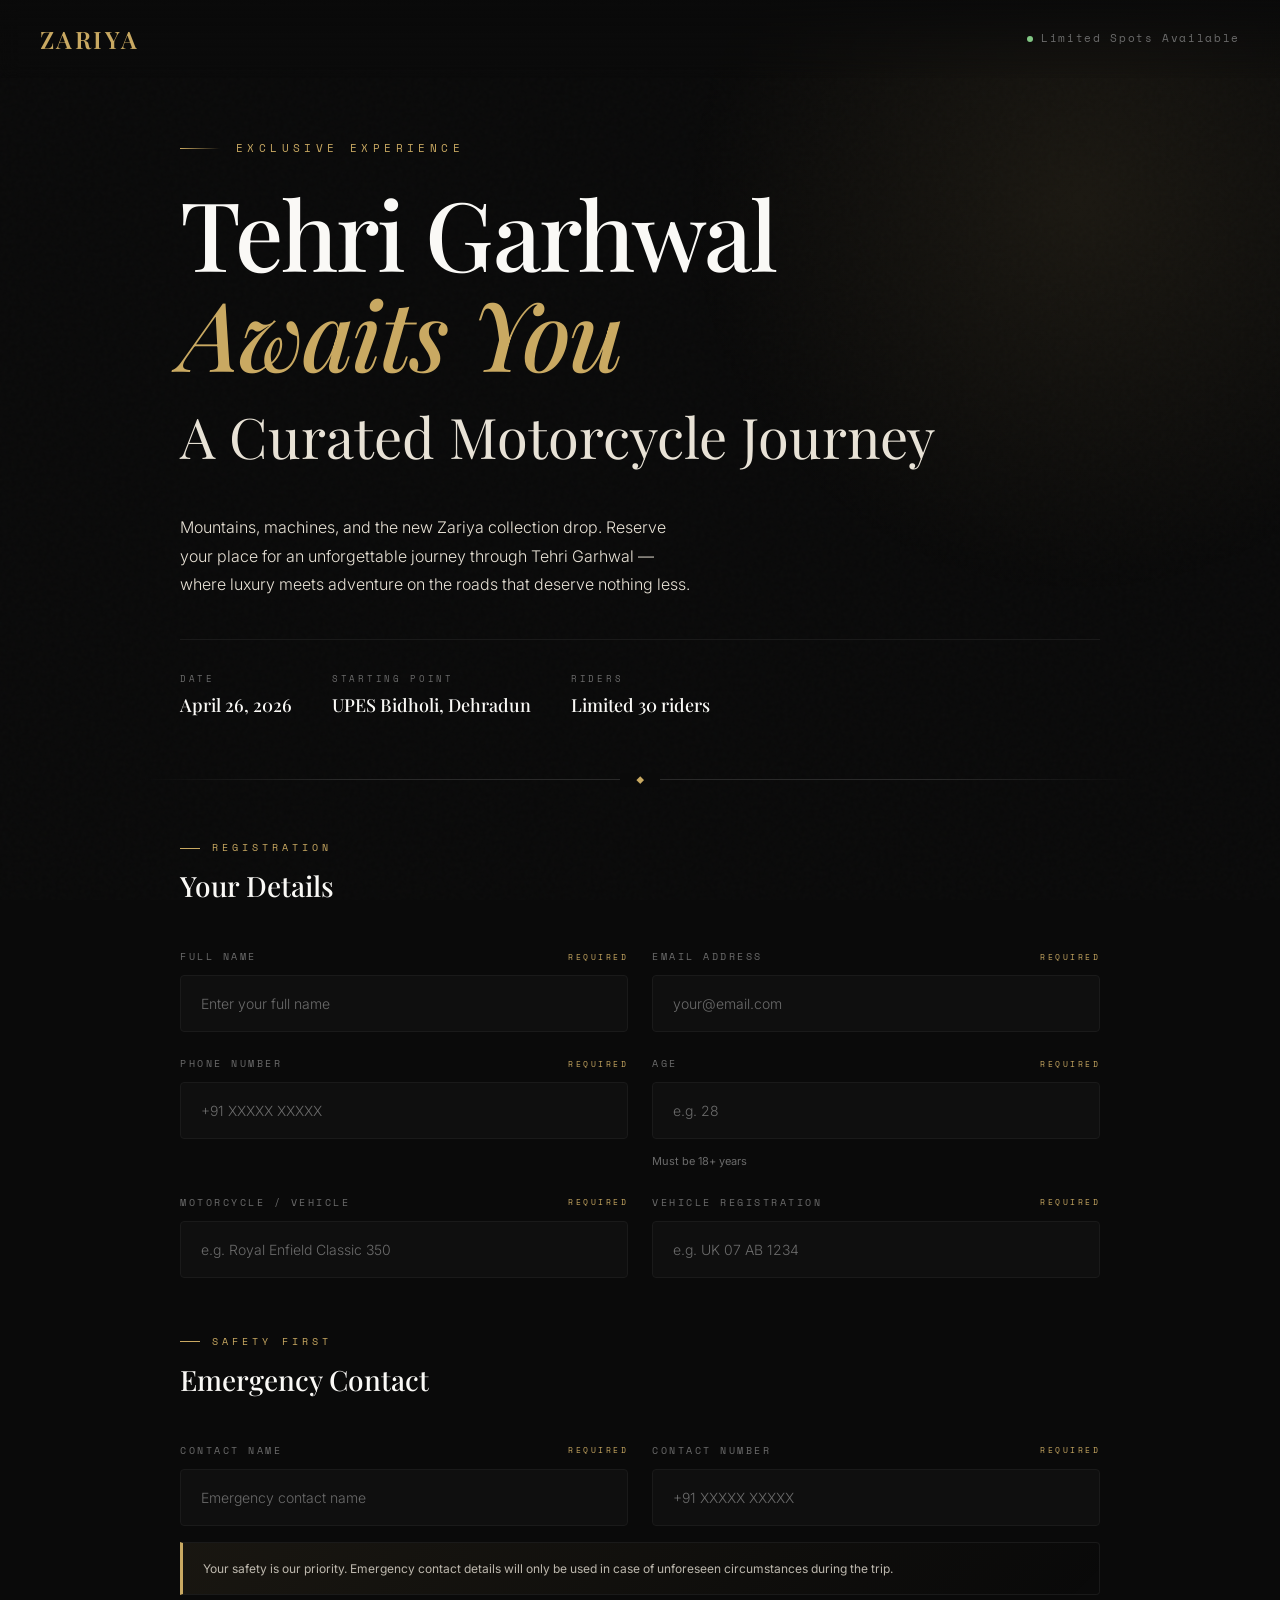
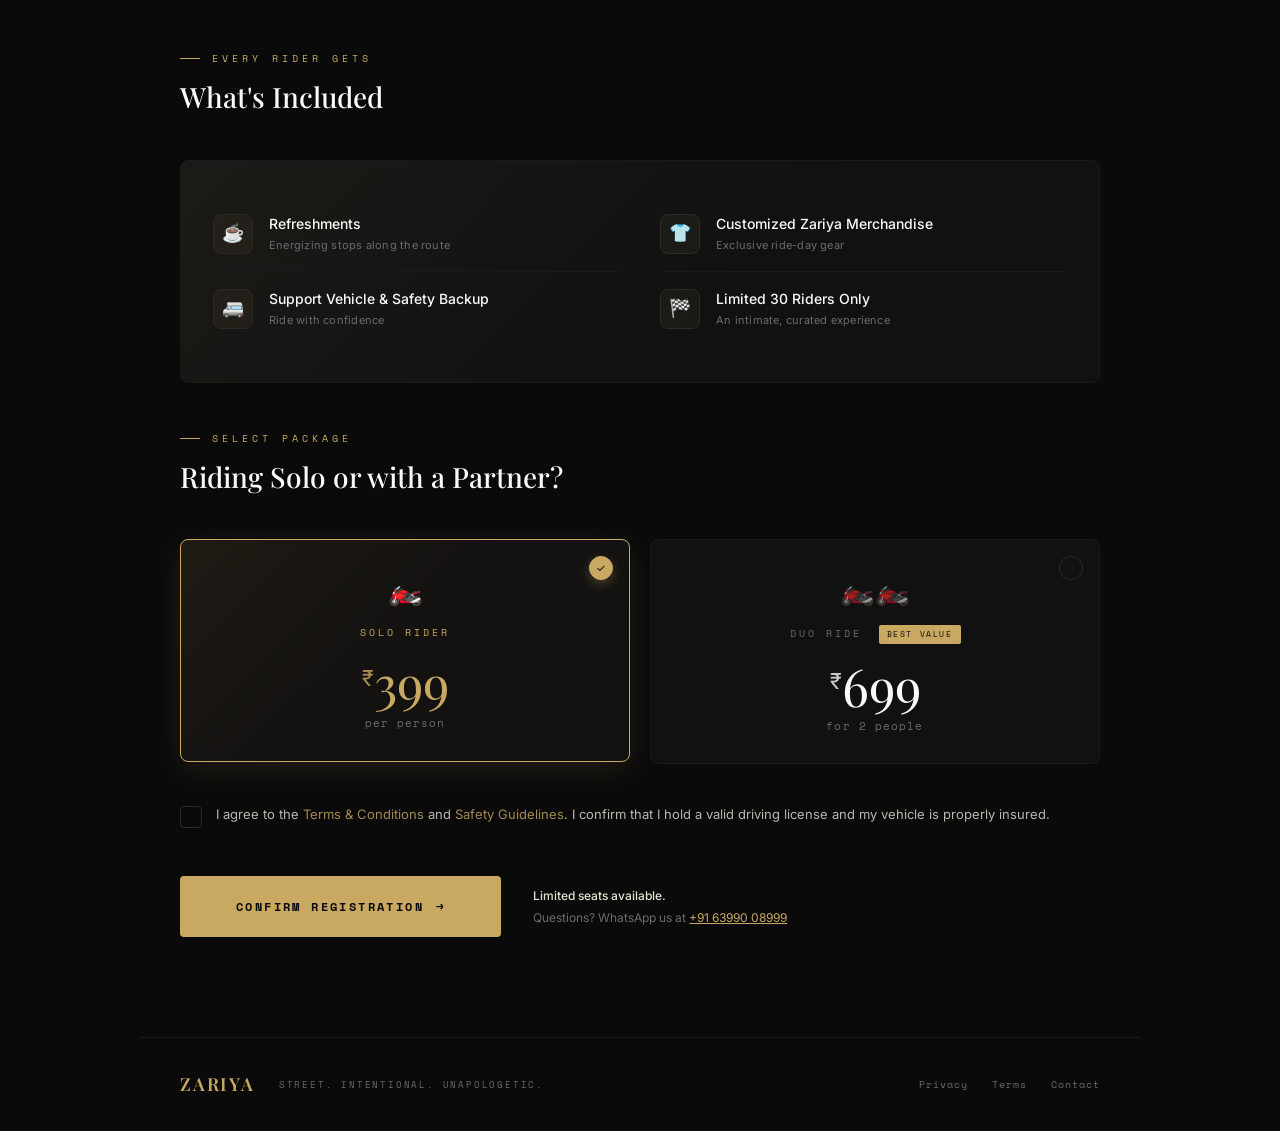
<file: index.html>
<!DOCTYPE html>
<html lang="en">
<head>
<meta charset="UTF-8"/>
<meta name="viewport" content="width=device-width, initial-scale=1.0"/>
<title>Zariya × Tehri Garhwal — Exclusive Trip Registration</title>
<meta name="description" content="Register for the exclusive Zariya Tehri Garhwal motorcycle trip. Limited seats available."/>
<link rel="preconnect" href="https://fonts.googleapis.com"/>
<link rel="preconnect" href="https://fonts.gstatic.com" crossorigin/>
<link href="https://fonts.googleapis.com/css2?family=Playfair+Display:wght@400;500;600;700&family=Inter:wght@300;400;500;600&family=Space+Mono:wght@400;700&display=swap" rel="stylesheet"/>
<style>
  *, *::before, *::after { box-sizing: border-box; margin: 0; padding: 0; }

  :root {
    --black: #0a0a0a;
    --deep-black: #050505;
    --card: #111111;
    --card-hover: #161616;
    --border: #1a1a1a;
    --border-light: #2a2a2a;
    --white: #faf9f6;
    --cream: #e8e2d6;
    --gold: #c9a962;
    --gold-light: #e4d4a0;
    --gold-dark: #8b7340;
    --rose-gold: #d4a574;
    --platinum: #a8a8a8;
    --error: #cf6679;
    --success: #81c784;
    --muted: #6b6b6b;
    --input-bg: #0f0f0f;
    --glow: rgba(201, 169, 98, 0.15);
  }

  html { 
    scroll-behavior: smooth;
    font-size: 16px;
  }

  body {
    background: var(--black);
    color: var(--white);
    font-family: 'Inter', -apple-system, BlinkMacSystemFont, sans-serif;
    min-height: 100vh;
    overflow-x: hidden;
    line-height: 1.6;
    -webkit-font-smoothing: antialiased;
    -moz-osx-font-smoothing: grayscale;
  }

  /* Subtle grain texture */
  body::before {
    content: '';
    position: fixed;
    inset: 0;
    z-index: 0;
    background-image: url("data:image/svg+xml,%3Csvg viewBox='0 0 256 256' xmlns='http://www.w3.org/2000/svg'%3E%3Cfilter id='noise'%3E%3CfeTurbulence type='fractalNoise' baseFrequency='0.8' numOctaves='4' stitchTiles='stitch'/%3E%3C/filter%3E%3Crect width='100%25' height='100%25' filter='url(%23noise)' opacity='1'/%3E%3C/svg%3E");
    opacity: 0.02;
    pointer-events: none;
  }

  /* Ambient glow effect */
  .ambient-glow {
    position: fixed;
    width: 800px;
    height: 800px;
    background: radial-gradient(circle, var(--glow) 0%, transparent 70%);
    border-radius: 50%;
    pointer-events: none;
    z-index: 0;
    opacity: 0.6;
    top: -200px;
    right: -200px;
    animation: ambient-pulse 8s ease-in-out infinite;
  }

  @keyframes ambient-pulse {
    0%, 100% { opacity: 0.4; transform: scale(1); }
    50% { opacity: 0.7; transform: scale(1.1); }
  }

  /* ── NAVIGATION ── */
  .nav {
    position: fixed;
    top: 0;
    left: 0;
    right: 0;
    z-index: 50;
    padding: 20px 40px;
    display: flex;
    justify-content: space-between;
    align-items: center;
    background: linear-gradient(to bottom, rgba(10,10,10,0.95) 0%, transparent 100%);
    backdrop-filter: blur(10px);
  }

  .nav-logo {
    font-family: 'Playfair Display', serif;
    font-size: 24px;
    font-weight: 600;
    color: var(--gold);
    letter-spacing: 0.1em;
    text-decoration: none;
  }

  .nav-contact {
    font-family: 'Space Mono', monospace;
    font-size: 11px;
    color: var(--muted);
    letter-spacing: 0.15em;
    display: flex;
    align-items: center;
    gap: 8px;
  }

  .nav-contact::before {
    content: '';
    width: 6px;
    height: 6px;
    background: var(--success);
    border-radius: 50%;
    animation: pulse-dot 2s infinite;
  }

  @keyframes pulse-dot {
    0%, 100% { opacity: 1; }
    50% { opacity: 0.4; }
  }

  /* ── HERO ── */
  .hero {
    position: relative;
    z-index: 1;
    padding: 140px 40px 60px;
    max-width: 1000px;
    margin: 0 auto;
  }

  .hero-eyebrow {
    font-family: 'Space Mono', monospace;
    font-size: 11px;
    letter-spacing: 0.4em;
    color: var(--gold);
    text-transform: uppercase;
    margin-bottom: 24px;
    display: flex;
    align-items: center;
    gap: 16px;
    opacity: 0;
    animation: fade-in-up 0.8s 0.2s forwards;
  }

  .hero-eyebrow::before {
    content: '';
    width: 40px;
    height: 1px;
    background: linear-gradient(90deg, var(--gold) 0%, transparent 100%);
  }

  .hero-title {
    font-family: 'Playfair Display', serif;
    font-size: clamp(48px, 8vw, 96px);
    font-weight: 500;
    line-height: 1.05;
    color: var(--white);
    margin-bottom: 8px;
    letter-spacing: -0.02em;
    opacity: 0;
    animation: fade-in-up 0.8s 0.3s forwards;
  }

  .hero-title .accent {
    color: var(--gold);
    font-style: italic;
  }

  .hero-subtitle {
    font-family: 'Playfair Display', serif;
    font-size: clamp(32px, 5vw, 56px);
    font-weight: 400;
    color: var(--cream);
    opacity: 0.7;
    margin-bottom: 32px;
    opacity: 0;
    animation: fade-in-up 0.8s 0.4s forwards;
  }

  .hero-desc {
    font-size: 16px;
    color: var(--cream);
    line-height: 1.8;
    max-width: 520px;
    font-weight: 300;
    opacity: 0;
    animation: fade-in-up 0.8s 0.5s forwards;
  }

  .hero-meta {
    display: flex;
    gap: 40px;
    margin-top: 40px;
    padding-top: 32px;
    border-top: 1px solid var(--border);
    opacity: 0;
    animation: fade-in-up 0.8s 0.6s forwards;
  }

  .meta-item {
    display: flex;
    flex-direction: column;
    gap: 4px;
  }

  .meta-label {
    font-family: 'Space Mono', monospace;
    font-size: 9px;
    letter-spacing: 0.3em;
    color: var(--muted);
    text-transform: uppercase;
  }

  .meta-value {
    font-family: 'Playfair Display', serif;
    font-size: 18px;
    color: var(--white);
    font-weight: 500;
  }

  @keyframes fade-in-up {
    from { opacity: 0; transform: translateY(20px); }
    to { opacity: 1; transform: translateY(0); }
  }

  /* ── DIVIDER ── */
  .divider {
    max-width: 1000px;
    margin: 0 auto;
    padding: 0 40px;
    height: 1px;
    background: linear-gradient(90deg, transparent 0%, var(--border-light) 20%, var(--border-light) 80%, transparent 100%);
    position: relative;
  }

  .divider::after {
    content: '◆';
    position: absolute;
    left: 50%;
    top: 50%;
    transform: translate(-50%, -50%);
    background: var(--black);
    padding: 0 16px;
    color: var(--gold);
    font-size: 8px;
  }

  /* ── FORM WRAPPER ── */
  .form-wrapper {
    position: relative;
    z-index: 1;
    max-width: 1000px;
    margin: 0 auto;
    padding: 60px 40px 100px;
  }

  .section-header {
    margin-bottom: 40px;
  }

  .section-label {
    font-family: 'Space Mono', monospace;
    font-size: 10px;
    letter-spacing: 0.4em;
    color: var(--gold);
    text-transform: uppercase;
    margin-bottom: 8px;
    display: flex;
    align-items: center;
    gap: 12px;
  }

  .section-label::before {
    content: '';
    width: 20px;
    height: 1px;
    background: var(--gold);
  }

  .section-title {
    font-family: 'Playfair Display', serif;
    font-size: 28px;
    font-weight: 500;
    color: var(--white);
  }

  /* ── FORM LAYOUT ── */
  .form-grid {
    display: grid;
    grid-template-columns: repeat(2, 1fr);
    gap: 24px;
  }

  .field {
    display: flex;
    flex-direction: column;
    gap: 10px;
  }

  .field.full { grid-column: 1 / -1; }

  .field-label {
    font-family: 'Space Mono', monospace;
    font-size: 10px;
    letter-spacing: 0.25em;
    color: var(--muted);
    text-transform: uppercase;
    display: flex;
    justify-content: space-between;
    align-items: center;
  }

  .field-label .required {
    color: var(--gold);
    font-size: 8px;
  }

  .input-wrapper {
    position: relative;
  }

  input[type="text"],
  input[type="tel"],
  input[type="email"],
  input[type="number"],
  select {
    background: var(--input-bg);
    border: 1px solid var(--border);
    color: var(--white);
    font-family: 'Inter', sans-serif;
    font-size: 15px;
    font-weight: 400;
    padding: 18px 20px;
    outline: none;
    transition: all 0.3s ease;
    width: 100%;
    border-radius: 4px;
    -webkit-appearance: none;
  }

  input::placeholder { 
    color: var(--muted); 
    font-weight: 300;
    font-size: 14px;
  }

  input:hover {
    border-color: var(--border-light);
    background: var(--card);
  }

  input:focus {
    border-color: var(--gold);
    background: var(--card);
    box-shadow: 0 0 0 3px var(--glow);
  }

  input.error {
    border-color: var(--error);
    box-shadow: 0 0 0 3px rgba(207, 102, 121, 0.15);
  }

  .field-hint {
    font-size: 11px;
    color: var(--muted);
    margin-top: 4px;
  }

  .field-error {
    font-size: 11px;
    color: var(--error);
    margin-top: 4px;
    display: none;
  }

  .field-error.show { display: block; }

  /* ── PERKS / WHAT'S INCLUDED ── */
  .perks-section {
    margin-top: 56px;
  }

  .perks-card {
    background: var(--card);
    border: 1px solid var(--border);
    border-radius: 8px;
    padding: 36px 32px;
    margin-top: 24px;
    position: relative;
    overflow: hidden;
  }

  .perks-card::before {
    content: '';
    position: absolute;
    inset: 0;
    background: linear-gradient(135deg, rgba(201, 169, 98, 0.06) 0%, transparent 60%);
    pointer-events: none;
  }

  .perks-grid {
    display: grid;
    grid-template-columns: repeat(2, 1fr);
    gap: 0 40px;
    position: relative;
    z-index: 1;
  }

  .perk-item {
    display: flex;
    align-items: center;
    gap: 16px;
    padding: 16px 0;
    border-bottom: 1px solid var(--border);
  }

  .perk-item:nth-last-child(-n+2) {
    border-bottom: none;
  }

  .perk-icon {
    width: 40px;
    height: 40px;
    border: 1px solid var(--border-light);
    border-radius: 8px;
    display: flex;
    align-items: center;
    justify-content: center;
    font-size: 18px;
    flex-shrink: 0;
    background: rgba(201, 169, 98, 0.05);
  }

  .perk-text {
    display: flex;
    flex-direction: column;
    gap: 2px;
  }

  .perk-title {
    font-size: 14px;
    font-weight: 500;
    color: var(--white);
  }

  .perk-desc {
    font-size: 11px;
    color: var(--muted);
    letter-spacing: 0.02em;
  }

  /* ── PACKAGE SELECTOR ── */
  .packages-section {
    margin-top: 48px;
  }

  .packages {
    display: grid;
    grid-template-columns: repeat(2, 1fr);
    gap: 20px;
    margin-top: 24px;
  }

  .pkg-option { 
    position: absolute;
    opacity: 0;
    pointer-events: none;
  }

  .pkg-card {
    border: 1px solid var(--border);
    padding: 28px 24px;
    cursor: pointer;
    transition: all 0.4s cubic-bezier(0.4, 0, 0.2, 1);
    position: relative;
    overflow: hidden;
    background: var(--card);
    border-radius: 8px;
    display: block;
    text-align: center;
  }

  .pkg-card::before {
    content: '';
    position: absolute;
    inset: 0;
    background: linear-gradient(135deg, var(--gold) 0%, transparent 50%);
    opacity: 0;
    transition: opacity 0.4s ease;
  }

  .pkg-card:hover {
    border-color: var(--border-light);
    background: var(--card-hover);
    transform: translateY(-2px);
  }

  .pkg-option:checked + .pkg-card {
    border-color: var(--gold);
    background: linear-gradient(145deg, #151310 0%, var(--card) 100%);
    box-shadow: 0 8px 32px rgba(201, 169, 98, 0.12);
  }

  .pkg-option:checked + .pkg-card::before { 
    opacity: 0.05; 
  }

  .pkg-badge {
    font-family: 'Space Mono', monospace;
    font-size: 10px;
    letter-spacing: 0.3em;
    color: var(--muted);
    text-transform: uppercase;
    position: relative;
    z-index: 1;
    margin-bottom: 16px;
  }

  .pkg-option:checked + .pkg-card .pkg-badge {
    color: var(--gold);
  }

  .pkg-recommended {
    display: inline-block;
    background: var(--gold);
    color: var(--black);
    font-family: 'Space Mono', monospace;
    font-size: 8px;
    letter-spacing: 0.2em;
    padding: 3px 8px;
    border-radius: 2px;
    text-transform: uppercase;
    margin-left: 8px;
    vertical-align: middle;
  }

  .pkg-price {
    font-family: 'Playfair Display', serif;
    font-size: 52px;
    line-height: 1;
    color: var(--white);
    transition: color 0.3s;
    position: relative;
    z-index: 1;
    margin-bottom: 6px;
  }

  .pkg-option:checked + .pkg-card .pkg-price { 
    color: var(--gold); 
  }

  .pkg-currency {
    font-family: 'Inter', sans-serif;
    font-size: 22px;
    font-weight: 400;
    vertical-align: super;
    opacity: 0.8;
  }

  .pkg-period {
    font-family: 'Space Mono', monospace;
    font-size: 11px;
    color: var(--muted);
    letter-spacing: 0.1em;
    position: relative;
    z-index: 1;
  }

  .pkg-person-icon {
    font-size: 28px;
    margin-bottom: 12px;
    position: relative;
    z-index: 1;
    opacity: 0.6;
    transition: opacity 0.3s;
  }

  .pkg-option:checked + .pkg-card .pkg-person-icon {
    opacity: 1;
  }

  .check-icon {
    position: absolute;
    top: 16px;
    right: 16px;
    width: 24px;
    height: 24px;
    border: 1.5px solid var(--border-light);
    border-radius: 50%;
    display: flex;
    align-items: center;
    justify-content: center;
    transition: all 0.3s ease;
    font-size: 11px;
    color: transparent;
    z-index: 2;
  }

  .pkg-option:checked + .pkg-card .check-icon {
    background: var(--gold);
    border-color: var(--gold);
    color: var(--black);
    box-shadow: 0 4px 12px rgba(201, 169, 98, 0.3);
  }

  /* ── ADDITIONAL INFO ── */
  .additional-section {
    margin-top: 56px;
  }

  .emergency-note {
    background: linear-gradient(135deg, rgba(201, 169, 98, 0.08) 0%, transparent 100%);
    border: 1px solid var(--border);
    border-left: 3px solid var(--gold);
    padding: 16px 20px;
    margin-top: 16px;
    border-radius: 0 4px 4px 0;
  }

  .emergency-note p {
    font-size: 12px;
    color: var(--cream);
    opacity: 0.8;
  }

  /* ── TERMS CHECKBOX ── */
  .terms-section {
    margin-top: 40px;
  }

  .checkbox-wrapper {
    display: flex;
    align-items: flex-start;
    gap: 14px;
    cursor: pointer;
  }

  .checkbox-wrapper input[type="checkbox"] {
    position: absolute;
    opacity: 0;
    pointer-events: none;
  }

  .custom-checkbox {
    width: 22px;
    height: 22px;
    border: 1.5px solid var(--border-light);
    border-radius: 4px;
    display: flex;
    align-items: center;
    justify-content: center;
    transition: all 0.3s ease;
    flex-shrink: 0;
    color: transparent;
    font-size: 11px;
    margin-top: 2px;
  }

  .checkbox-wrapper:hover .custom-checkbox {
    border-color: var(--gold);
  }

  .checkbox-wrapper input:checked + .custom-checkbox {
    background: var(--gold);
    border-color: var(--gold);
    color: var(--black);
  }

  .checkbox-label {
    font-size: 13px;
    color: var(--cream);
    line-height: 1.6;
    opacity: 0.8;
  }

  .checkbox-label a {
    color: var(--gold);
    text-decoration: none;
    border-bottom: 1px solid transparent;
    transition: border-color 0.2s;
  }

  .checkbox-label a:hover {
    border-bottom-color: var(--gold);
  }

  /* ── SUBMIT ── */
  .submit-section {
    margin-top: 48px;
    display: flex;
    align-items: center;
    gap: 32px;
    flex-wrap: wrap;
  }

  .submit-btn {
    font-family: 'Space Mono', monospace;
    font-size: 12px;
    letter-spacing: 0.2em;
    text-transform: uppercase;
    background: var(--gold);
    color: var(--black);
    border: none;
    padding: 22px 56px;
    cursor: pointer;
    position: relative;
    overflow: hidden;
    transition: all 0.4s cubic-bezier(0.4, 0, 0.2, 1);
    flex-shrink: 0;
    border-radius: 4px;
    font-weight: 600;
  }

  .submit-btn::before {
    content: '';
    position: absolute;
    inset: 0;
    background: linear-gradient(135deg, var(--white) 0%, var(--gold-light) 100%);
    transform: translateX(-101%);
    transition: transform 0.4s cubic-bezier(0.4, 0, 0.2, 1);
  }

  .submit-btn:hover {
    transform: translateY(-3px);
    box-shadow: 0 12px 40px rgba(201, 169, 98, 0.3);
  }

  .submit-btn:hover::before {
    transform: translateX(0);
  }

  .submit-btn:active {
    transform: translateY(-1px);
  }

  .submit-btn span {
    position: relative;
    z-index: 1;
    display: flex;
    align-items: center;
    gap: 12px;
  }

  .submit-btn .arrow {
    transition: transform 0.3s;
  }

  .submit-btn:hover .arrow {
    transform: translateX(4px);
  }

  .submit-btn:disabled {
    opacity: 0.5;
    cursor: not-allowed;
    transform: none;
  }

  .submit-btn:disabled:hover {
    box-shadow: none;
  }

  .submit-note {
    font-size: 12px;
    color: var(--muted);
    line-height: 1.8;
  }

  .submit-note strong {
    color: var(--cream);
    font-weight: 500;
  }

  /* ── FOOTER ── */
  .footer {
    position: relative;
    z-index: 1;
    border-top: 1px solid var(--border);
    padding: 32px 40px;
    max-width: 1000px;
    margin: 0 auto;
  }

  .footer-content {
    display: flex;
    justify-content: space-between;
    align-items: center;
    flex-wrap: wrap;
    gap: 20px;
  }

  .footer-brand {
    display: flex;
    align-items: center;
    gap: 24px;
  }

  .footer-logo {
    font-family: 'Playfair Display', serif;
    font-size: 18px;
    font-weight: 600;
    color: var(--gold);
    letter-spacing: 0.1em;
  }

  .footer-tagline {
    font-family: 'Space Mono', monospace;
    font-size: 9px;
    color: var(--muted);
    letter-spacing: 0.2em;
    text-transform: uppercase;
  }

  .footer-links {
    display: flex;
    gap: 24px;
  }

  .footer-links a {
    font-family: 'Space Mono', monospace;
    font-size: 10px;
    color: var(--muted);
    text-decoration: none;
    letter-spacing: 0.1em;
    transition: color 0.2s;
  }

  .footer-links a:hover {
    color: var(--gold);
  }

  /* ── SUCCESS OVERLAY ── */
  .success-overlay {
    position: fixed;
    inset: 0;
    z-index: 100;
    display: flex;
    flex-direction: column;
    align-items: center;
    justify-content: center;
    pointer-events: none;
    opacity: 0;
    background: rgba(5,5,5,0);
    transition: background 0.6s ease, opacity 0.6s ease;
  }

  .success-overlay.show {
    opacity: 1;
    pointer-events: all;
    background: rgba(5,5,5,0.98);
  }

  .success-content {
    text-align: center;
    position: relative;
    max-width: 600px;
    padding: 40px;
  }

  .success-icon {
    width: 80px;
    height: 80px;
    border: 2px solid var(--gold);
    border-radius: 50%;
    display: flex;
    align-items: center;
    justify-content: center;
    margin: 0 auto 32px;
    color: var(--gold);
    font-size: 32px;
    opacity: 0;
    transform: scale(0.5);
    transition: all 0.5s cubic-bezier(0.34, 1.56, 0.64, 1) 0.3s;
  }

  .success-overlay.show .success-icon {
    opacity: 1;
    transform: scale(1);
  }

  .success-title {
    font-family: 'Playfair Display', serif;
    font-size: clamp(36px, 6vw, 56px);
    font-weight: 500;
    color: var(--white);
    line-height: 1.1;
    margin-bottom: 8px;
    opacity: 0;
    transform: translateY(20px);
    transition: all 0.6s ease 0.5s;
  }

  .success-overlay.show .success-title {
    opacity: 1;
    transform: translateY(0);
  }

  .success-subtitle {
    font-family: 'Playfair Display', serif;
    font-size: clamp(28px, 4vw, 40px);
    font-weight: 400;
    color: var(--gold);
    font-style: italic;
    margin-bottom: 24px;
    opacity: 0;
    transform: translateY(20px);
    transition: all 0.6s ease 0.6s;
  }

  .success-overlay.show .success-subtitle {
    opacity: 1;
    transform: translateY(0);
  }

  .success-message {
    font-size: 15px;
    color: var(--cream);
    line-height: 1.8;
    opacity: 0;
    transform: translateY(20px);
    transition: all 0.6s ease 0.7s;
    margin-bottom: 32px;
  }

  .success-overlay.show .success-message {
    opacity: 0.8;
    transform: translateY(0);
  }

  .success-details {
    background: var(--card);
    border: 1px solid var(--border);
    border-radius: 8px;
    padding: 24px;
    margin-bottom: 32px;
    text-align: left;
    opacity: 0;
    transform: translateY(20px);
    transition: all 0.6s ease 0.8s;
  }

  .success-overlay.show .success-details {
    opacity: 1;
    transform: translateY(0);
  }

  .success-details-title {
    font-family: 'Space Mono', monospace;
    font-size: 10px;
    letter-spacing: 0.3em;
    color: var(--gold);
    text-transform: uppercase;
    margin-bottom: 16px;
  }

  .success-detail-row {
    display: flex;
    justify-content: space-between;
    padding: 8px 0;
    border-bottom: 1px solid var(--border);
  }

  .success-detail-row:last-child {
    border-bottom: none;
  }

  .success-detail-label {
    font-size: 12px;
    color: var(--muted);
  }

  .success-detail-value {
    font-size: 13px;
    color: var(--white);
    font-weight: 500;
  }

  .success-actions {
    display: flex;
    gap: 16px;
    justify-content: center;
    opacity: 0;
    transform: translateY(20px);
    transition: all 0.6s ease 0.9s;
  }

  .success-overlay.show .success-actions {
    opacity: 1;
    transform: translateY(0);
  }

  .success-btn {
    font-family: 'Space Mono', monospace;
    font-size: 11px;
    letter-spacing: 0.15em;
    text-transform: uppercase;
    padding: 14px 28px;
    border-radius: 4px;
    cursor: pointer;
    transition: all 0.3s ease;
    text-decoration: none;
  }

  .success-btn.primary {
    background: var(--gold);
    color: var(--black);
    border: none;
  }

  .success-btn.primary:hover {
    background: var(--gold-light);
  }

  .success-btn.secondary {
    background: transparent;
    color: var(--cream);
    border: 1px solid var(--border-light);
  }

  .success-btn.secondary:hover {
    border-color: var(--gold);
    color: var(--gold);
  }

  /* Floating elements */
  .floating-element {
    position: absolute;
    pointer-events: none;
    opacity: 0;
    transition: opacity 0.8s ease 1s;
  }

  .success-overlay.show .floating-element {
    opacity: 1;
  }

  .floating-element.left {
    left: 10%;
    top: 20%;
    width: 120px;
    height: 120px;
    border: 1px solid var(--border);
    border-radius: 50%;
    animation: float-left 6s ease-in-out infinite;
  }

  .floating-element.right {
    right: 10%;
    bottom: 25%;
    width: 80px;
    height: 80px;
    border: 1px solid var(--gold);
    opacity: 0.3;
    animation: float-right 5s ease-in-out infinite;
  }

  @keyframes float-left {
    0%, 100% { transform: translateY(0) rotate(0deg); }
    50% { transform: translateY(-20px) rotate(180deg); }
  }

  @keyframes float-right {
    0%, 100% { transform: translateY(0) scale(1); }
    50% { transform: translateY(15px) scale(1.1); }
  }

  /* ── LOADING STATE ── */
  .submit-btn.loading span {
    opacity: 0;
  }

  .submit-btn.loading::after {
    content: '';
    position: absolute;
    top: 50%;
    left: 50%;
    transform: translate(-50%, -50%);
    width: 20px;
    height: 20px;
    border: 2px solid transparent;
    border-top-color: var(--black);
    border-radius: 50%;
    animation: spin 0.8s linear infinite;
  }

  @keyframes spin {
    to { transform: translate(-50%, -50%) rotate(360deg); }
  }

  /* ── RESPONSIVE ── */
  @media (max-width: 768px) {
    .nav {
      padding: 16px 24px;
    }

    .nav-contact {
      display: none;
    }

    .hero {
      padding: 120px 24px 40px;
    }

    .hero-meta {
      flex-direction: column;
      gap: 24px;
    }

    .divider {
      padding: 0 24px;
    }

    .form-wrapper {
      padding: 40px 24px 80px;
    }

    .form-grid {
      grid-template-columns: 1fr;
    }

    .field.full {
      grid-column: 1;
    }

    .perks-grid {
      grid-template-columns: 1fr;
    }

    .perk-item:nth-last-child(-n+2) {
      border-bottom: 1px solid var(--border);
    }

    .perk-item:last-child {
      border-bottom: none;
    }

    .perks-card {
      padding: 24px 20px;
    }

    .packages {
      grid-template-columns: 1fr;
    }

    .submit-section {
      flex-direction: column;
      align-items: stretch;
    }

    .submit-btn {
      width: 100%;
      text-align: center;
      justify-content: center;
    }

    .submit-note {
      text-align: center;
    }

    .footer {
      padding: 24px;
    }

    .footer-content {
      flex-direction: column;
      text-align: center;
    }

    .footer-brand {
      flex-direction: column;
      gap: 12px;
    }

    .success-content {
      padding: 24px;
    }

    .success-actions {
      flex-direction: column;
    }

    .floating-element {
      display: none;
    }
  }
</style>
</head>
<body>

<!-- Ambient glow effect -->
<div class="ambient-glow"></div>

<!-- Navigation -->
<nav class="nav">
  <a href="#" class="nav-logo">ZARIYA</a>
  <div class="nav-contact">Limited Spots Available</div>
</nav>

<!-- ── HERO ── -->
<section class="hero">
  <div class="hero-eyebrow">Exclusive Experience</div>
  <h1 class="hero-title">
    Tehri Garhwal<br/>
    <span class="accent">Awaits You</span>
  </h1>
  <p class="hero-subtitle">A Curated Motorcycle Journey</p>
  <p class="hero-desc">
    Mountains, machines, and the new Zariya collection drop. Reserve your place for an unforgettable journey through Tehri Garhwal — where luxury meets adventure on the roads that deserve nothing less.
  </p>
  <div class="hero-meta">
    <div class="meta-item">
      <span class="meta-label">Date</span>
      <span class="meta-value">April 26, 2026</span>
    </div>
    <div class="meta-item">
      <span class="meta-label">Starting Point</span>
      <span class="meta-value">UPES Bidholi, Dehradun</span>
    </div>
    <div class="meta-item">
      <span class="meta-label">Riders</span>
      <span class="meta-value">Limited 30 riders</span>
    </div>
  </div>
</section>

<!-- Divider -->
<div class="divider"></div>

<!-- ── FORM ── -->
<section class="form-wrapper">

  <div class="section-header">
    <p class="section-label">Registration</p>
    <h2 class="section-title">Your Details</h2>
  </div>

  <form id="tripForm" novalidate>
    <div class="form-grid">

      <div class="field">
        <label class="field-label" for="name">
          Full Name
          <span class="required">Required</span>
        </label>
        <div class="input-wrapper">
          <input type="text" id="name" name="name" placeholder="Enter your full name" required autocomplete="name"/>
        </div>
        <p class="field-error" id="name-error">Please enter your full name</p>
      </div>

      <div class="field">
        <label class="field-label" for="email">
          Email Address
          <span class="required">Required</span>
        </label>
        <div class="input-wrapper">
          <input type="email" id="email" name="email" placeholder="your@email.com" required autocomplete="email"/>
        </div>
        <p class="field-error" id="email-error">Please enter a valid email</p>
      </div>

      <div class="field">
        <label class="field-label" for="phone">
          Phone Number
          <span class="required">Required</span>
        </label>
        <div class="input-wrapper">
          <input type="tel" id="phone" name="phone" placeholder="+91 XXXXX XXXXX" required autocomplete="tel"/>
        </div>
        <p class="field-error" id="phone-error">Please enter a valid phone number</p>
      </div>

      <div class="field">
        <label class="field-label" for="age">
          Age
          <span class="required">Required</span>
        </label>
        <div class="input-wrapper">
          <input type="number" id="age" name="age" placeholder="e.g. 28" min="18" max="65" required/>
        </div>
        <p class="field-hint">Must be 18+ years</p>
        <p class="field-error" id="age-error">Age must be between 18-65</p>
      </div>

      <div class="field">
        <label class="field-label" for="bike-name">
          Motorcycle / Vehicle
          <span class="required">Required</span>
        </label>
        <div class="input-wrapper">
          <input type="text" id="bike-name" name="bikeName" placeholder="e.g. Royal Enfield Classic 350" required/>
        </div>
      </div>

      <div class="field">
        <label class="field-label" for="bike-number">
          Vehicle Registration
          <span class="required">Required</span>
        </label>
        <div class="input-wrapper">
          <input type="text" id="bike-number" name="bikeNumber" placeholder="e.g. UK 07 AB 1234" required/>
        </div>
      </div>

    </div>

    <!-- Emergency Contact Section -->
    <div class="additional-section">
      <div class="section-header">
        <p class="section-label">Safety First</p>
        <h2 class="section-title">Emergency Contact</h2>
      </div>

      <div class="form-grid">
        <div class="field">
          <label class="field-label" for="emergency-name">
            Contact Name
            <span class="required">Required</span>
          </label>
          <div class="input-wrapper">
            <input type="text" id="emergency-name" name="emergencyName" placeholder="Emergency contact name" required/>
          </div>
        </div>

        <div class="field">
          <label class="field-label" for="emergency-phone">
            Contact Number
            <span class="required">Required</span>
          </label>
          <div class="input-wrapper">
            <input type="tel" id="emergency-phone" name="emergencyPhone" placeholder="+91 XXXXX XXXXX" required/>
          </div>
          <p class="field-error" id="emergency-phone-error">Please enter a valid phone number</p>
          <p class="field-error" id="same-phone-error">Emergency contact cannot be the same as your phone number</p>
        </div>
      </div>

      <div class="emergency-note">
        <p>Your safety is our priority. Emergency contact details will only be used in case of unforeseen circumstances during the trip.</p>
      </div>
    </div>

    <!-- WHAT'S INCLUDED -->
    <div class="perks-section">
      <div class="section-header">
        <p class="section-label">Every Rider Gets</p>
        <h2 class="section-title">What's Included</h2>
      </div>

      <div class="perks-card">
        <div class="perks-grid">
          <div class="perk-item">
            <div class="perk-icon">☕</div>
            <div class="perk-text">
              <span class="perk-title">Refreshments</span>
              <span class="perk-desc">Energizing stops along the route</span>
            </div>
          </div>
          <div class="perk-item">
            <div class="perk-icon">👕</div>
            <div class="perk-text">
              <span class="perk-title">Customized Zariya Merchandise</span>
              <span class="perk-desc">Exclusive ride-day gear</span>
            </div>
          </div>
          <div class="perk-item">
            <div class="perk-icon">🚐</div>
            <div class="perk-text">
              <span class="perk-title">Support Vehicle & Safety Backup</span>
              <span class="perk-desc">Ride with confidence</span>
            </div>
          </div>
          <div class="perk-item">
            <div class="perk-icon">🏁</div>
            <div class="perk-text">
              <span class="perk-title">Limited 30 Riders Only</span>
              <span class="perk-desc">An intimate, curated experience</span>
            </div>
          </div>
        </div>
      </div>
    </div>

    <!-- PACKAGE SELECTION -->
    <div class="packages-section">
      <div class="section-header">
        <p class="section-label">Select Package</p>
        <h2 class="section-title">Riding Solo or with a Partner?</h2>
      </div>

      <div class="packages">
        <div>
          <input type="radio" name="package" id="pkg-elite" value="elite-399" class="pkg-option" checked/>
          <label for="pkg-elite" class="pkg-card">
            <div class="check-icon">✓</div>
            <div class="pkg-person-icon">🏍️</div>
            <div class="pkg-badge">Solo Rider</div>
            <div class="pkg-price"><span class="pkg-currency">₹</span>399</div>
            <div class="pkg-period">per person</div>
          </label>
        </div>

        <div>
          <input type="radio" name="package" id="pkg-prestige" value="prestige-699" class="pkg-option"/>
          <label for="pkg-prestige" class="pkg-card">
            <div class="check-icon">✓</div>
            <div class="pkg-person-icon">🏍️🏍️</div>
            <div class="pkg-badge">Duo Ride <span class="pkg-recommended">Best Value</span></div>
            <div class="pkg-price"><span class="pkg-currency">₹</span>699</div>
            <div class="pkg-period">for 2 people</div>
          </label>
        </div>
      </div>
      <p class="field-error" id="package-error" style="margin-top: 12px;">Please select a package</p>
    </div>

    <!-- Terms -->
    <div class="terms-section">
      <label class="checkbox-wrapper">
        <input type="checkbox" id="terms" name="terms" required/>
        <div class="custom-checkbox">✓</div>
        <span class="checkbox-label">
          I agree to the <a href="#">Terms & Conditions</a> and <a href="#">Safety Guidelines</a>. 
          I confirm that I hold a valid driving license and my vehicle is properly insured.
        </span>
      </label>
      <p class="field-error" id="terms-error" style="margin-top: 8px;">You must agree to the terms to continue</p>
    </div>

    <!-- Submit -->
    <div class="submit-section">
      <button type="submit" class="submit-btn" id="submitBtn">
        <span>
          Confirm Registration
          <span class="arrow">→</span>
        </span>
      </button>
      <p class="submit-note">
        <strong>Limited seats available.</strong><br/>
        Questions? WhatsApp us at <a href="https://wa.me/916399008999" style="color: var(--gold);">+91 63990 08999</a>
      </p>
    </div>

  </form>
</section>

<!-- FOOTER -->
<footer class="footer">
  <div class="footer-content">
    <div class="footer-brand">
      <span class="footer-logo">ZARIYA</span>
      <span class="footer-tagline">Street. Intentional. Unapologetic.</span>
    </div>
    <div class="footer-links">
      <a href="#">Privacy</a>
      <a href="#">Terms</a>
      <a href="#">Contact</a>
    </div>
  </div>
</footer>

<!-- ── SUCCESS OVERLAY ── -->
<div class="success-overlay" id="successOverlay">
  <div class="floating-element left"></div>
  <div class="floating-element right"></div>
  
  <div class="success-content">
    <div class="success-icon">✓</div>
    <h2 class="success-title">Registration Complete</h2>
    <p class="success-subtitle">See You on the Road</p>
    <p class="success-message">
      Your spot for the Tehri Garhwal ride has been reserved. 
      We've sent a confirmation email with all the details you'll need.
    </p>
    
    <div class="success-details">
      <p class="success-details-title">Booking Summary</p>
      <div class="success-detail-row">
        <span class="success-detail-label">Name</span>
        <span class="success-detail-value" id="summary-name">—</span>
      </div>
      <div class="success-detail-row">
        <span class="success-detail-label">Package</span>
        <span class="success-detail-value" id="summary-package">—</span>
      </div>
      <div class="success-detail-row">
        <span class="success-detail-label">Date</span>
        <span class="success-detail-value">April 26, 2026</span>
      </div>
      <div class="success-detail-row">
        <span class="success-detail-label">Starting Point</span>
        <span class="success-detail-value">Dehradun, 6:00 AM</span>
      </div>
    </div>
    
    <div class="success-actions">
      <a href="https://wa.me/916399008999" class="success-btn primary">Contact Support</a>
      <button class="success-btn secondary" onclick="closeSuccess()">Close</button>
    </div>
  </div>
</div>

<script>
  // ═══════════════════════════════════════════════════════════════════
  // GOOGLE SHEETS INTEGRATION
  // ═══════════════════════════════════════════════════════════════════
  // 
  // To set up Google Sheets integration:
  // 
  // 1. Create a new Google Sheet
  // 2. Go to Extensions > Apps Script
  // 3. Replace the code with this:
  //
  // function doPost(e) {
  //   const sheet = SpreadsheetApp.getActiveSpreadsheet().getActiveSheet();
  //   const data = JSON.parse(e.postData.contents);
  //   
  //   // Add headers if sheet is empty
  //   if (sheet.getLastRow() === 0) {
  //     sheet.appendRow([
  //       'Timestamp', 'Name', 'Email', 'Phone', 'Age', 
  //       'Vehicle', 'Vehicle Number', 'Emergency Contact', 
  //       'Emergency Phone', 'Package', 'Amount'
  //     ]);
  //   }
  //   
  //   // Add the data
  //   sheet.appendRow([
  //     new Date().toLocaleString('en-IN', {timeZone: 'Asia/Kolkata'}),
  //     data.name,
  //     data.email,
  //     data.phone,
  //     data.age,
  //     data.bikeName,
  //     data.bikeNumber,
  //     data.emergencyName,
  //     data.emergencyPhone,
  //     data.packageName,
  //     data.packageAmount
  //   ]);
  //   
  //   return ContentService
  //     .createTextOutput(JSON.stringify({status: 'success'}))
  //     .setMimeType(ContentService.MimeType.JSON);
  // }
  //
  // 4. Click Deploy > New Deployment
  // 5. Select "Web app", set "Who has access" to "Anyone"
  // 6. Copy the Web App URL and paste it below
  // ═══════════════════════════════════════════════════════════════════

  // PASTE YOUR GOOGLE APPS SCRIPT WEB APP URL HERE
  const GOOGLE_SHEET_URL = 'https://script.google.com/macros/s/AKfycbzODEnrEyPDebQSEsGIb9DjE25tbE1b6_9VbGMd172DJt1-CXP-ZGVYl6fUXYv8Z6wB2A/exec';

  // Form validation and submission
  const form = document.getElementById('tripForm');
  const submitBtn = document.getElementById('submitBtn');

  // Helper: Normalize phone number for comparison
  function normalizePhone(phone) {
    return phone.replace(/[\s\-\+]/g, '').replace(/^91/, '').replace(/^0/, '');
  }

  // Field validation rules
  const validators = {
    name: (v) => v.trim().length >= 2,
    email: (v) => /^[^\s@]+@[^\s@]+\.[^\s@]+$/.test(v),
    phone: (v) => /^[\+]?[0-9\s\-]{10,15}$/.test(v.replace(/\s/g, '')),
    age: (v) => { const n = parseInt(v); return n >= 18 && n <= 65; },
    'bike-name': (v) => v.trim().length >= 2,
    'bike-number': (v) => v.trim().length >= 4,
    'emergency-name': (v) => v.trim().length >= 2,
    'emergency-phone': (v) => /^[\+]?[0-9\s\-]{10,15}$/.test(v.replace(/\s/g, ''))
  };

  // Real-time validation
  Object.keys(validators).forEach(fieldId => {
    const input = document.getElementById(fieldId);
    if (input) {
      input.addEventListener('blur', () => validateField(fieldId));
      input.addEventListener('input', () => {
        if (input.classList.contains('error')) {
          validateField(fieldId);
        }
        // Also check same-phone on input
        if (fieldId === 'emergency-phone' || fieldId === 'phone') {
          validateSamePhone();
        }
      });
    }
  });

  function validateField(fieldId) {
    const input = document.getElementById(fieldId);
    const error = document.getElementById(`${fieldId}-error`);
    const isValid = validators[fieldId](input.value);
    
    input.classList.toggle('error', !isValid);
    if (error) error.classList.toggle('show', !isValid);
    
    return isValid;
  }

  // Validate that personal phone and emergency phone are different
  function validateSamePhone() {
    const phone = document.getElementById('phone').value;
    const emergencyPhone = document.getElementById('emergency-phone').value;
    const samePhoneError = document.getElementById('same-phone-error');
    const emergencyInput = document.getElementById('emergency-phone');
    
    if (!phone || !emergencyPhone) {
      samePhoneError.classList.remove('show');
      return true;
    }
    
    const normalizedPhone = normalizePhone(phone);
    const normalizedEmergency = normalizePhone(emergencyPhone);
    
    const isSame = normalizedPhone.length >= 10 && 
                   normalizedEmergency.length >= 10 && 
                   normalizedPhone === normalizedEmergency;
    
    samePhoneError.classList.toggle('show', isSame);
    if (isSame) {
      emergencyInput.classList.add('error');
    }
    
    return !isSame;
  }

  function validateAll() {
    let allValid = true;
    
    // Validate text fields
    Object.keys(validators).forEach(fieldId => {
      if (!validateField(fieldId)) allValid = false;
    });
    
    // Validate that phone numbers are different
    if (!validateSamePhone()) {
      allValid = false;
    }
    
    // Validate package selection
    const pkg = document.querySelector('input[name="package"]:checked');
    const pkgError = document.getElementById('package-error');
    if (!pkg) {
      pkgError.classList.add('show');
      allValid = false;
    } else {
      pkgError.classList.remove('show');
    }
    
    // Validate terms
    const terms = document.getElementById('terms');
    const termsError = document.getElementById('terms-error');
    if (!terms.checked) {
      termsError.classList.add('show');
      allValid = false;
    } else {
      termsError.classList.remove('show');
    }
    
    return allValid;
  }

  // Shake animation for invalid fields
  function shakeInvalidFields() {
    document.querySelectorAll('input.error').forEach(input => {
      input.animate([
        { transform: 'translateX(0)' },
        { transform: 'translateX(-8px)' },
        { transform: 'translateX(8px)' },
        { transform: 'translateX(-4px)' },
        { transform: 'translateX(0)' }
      ], { duration: 400, easing: 'ease-out' });
    });
  }

  // Submit data to Google Sheets
  async function submitToGoogleSheets(formData) {
    if (GOOGLE_SHEET_URL === 'YOUR_GOOGLE_APPS_SCRIPT_URL_HERE') {
      console.warn('Google Sheets URL not configured. Data logged to console only.');
      console.log('Form Data:', formData);
      return { success: true, message: 'Demo mode - configure Google Sheets URL for production' };
    }

    try {
      const response = await fetch(GOOGLE_SHEET_URL, {
        method: 'POST',
        mode: 'no-cors', // Required for Google Apps Script
        headers: {
          'Content-Type': 'application/json',
        },
        body: JSON.stringify(formData)
      });
      
      // With no-cors, we can't read the response, but if no error thrown, assume success
      return { success: true };
    } catch (error) {
      console.error('Error submitting to Google Sheets:', error);
      return { success: false, error: error.message };
    }
  }

  // Form submission
  form.addEventListener('submit', async function(e) {
    e.preventDefault();
    
    if (!validateAll()) {
      shakeInvalidFields();
      // Scroll to first error
      const firstError = document.querySelector('input.error');
      if (firstError) {
        firstError.scrollIntoView({ behavior: 'smooth', block: 'center' });
        firstError.focus();
      }
      return;
    }
    
    // Show loading state
    submitBtn.classList.add('loading');
    submitBtn.disabled = true;
    
    // Get package details
    const selectedPackage = document.querySelector('input[name="package"]:checked').value;
    const isDuo = selectedPackage.includes('prestige');
    
    // Gather form data
    const formData = {
      name: document.getElementById('name').value.trim(),
      email: document.getElementById('email').value.trim(),
      phone: document.getElementById('phone').value.trim(),
      age: document.getElementById('age').value,
      bikeName: document.getElementById('bike-name').value.trim(),
      bikeNumber: document.getElementById('bike-number').value.trim(),
      emergencyName: document.getElementById('emergency-name').value.trim(),
      emergencyPhone: document.getElementById('emergency-phone').value.trim(),
      package: selectedPackage,
      packageName: isDuo ? 'Duo Package (2 people)' : 'Solo Package (1 person)',
      packageAmount: isDuo ? '699' : '399'
    };
    
    // Submit to Google Sheets
    const result = await submitToGoogleSheets(formData);
    
    if (!result.success) {
      // Show error message
      submitBtn.classList.remove('loading');
      submitBtn.disabled = false;
      alert('There was an error submitting your registration. Please try again or contact us on WhatsApp.');
      return;
    }
    
    // Update success overlay with data
    document.getElementById('summary-name').textContent = formData.name;
    document.getElementById('summary-package').textContent = 
      isDuo ? 'Duo Package (2 people) — ₹699' : 'Solo Package (1 person) — ₹399';
    
    // Reset loading state
    submitBtn.classList.remove('loading');
    submitBtn.disabled = false;
    
    // Show success overlay
    document.getElementById('successOverlay').classList.add('show');
    document.body.style.overflow = 'hidden';
    
    // Log form data
    console.log('Registration submitted:', formData);
  });

  function closeSuccess() {
    document.getElementById('successOverlay').classList.remove('show');
    document.body.style.overflow = '';
    
    // Optionally reset form
    form.reset();
    
    // Re-check the default package
    document.getElementById('pkg-elite').checked = true;
  }

  // Smooth scroll behavior for internal links
  document.querySelectorAll('a[href^="#"]').forEach(anchor => {
    anchor.addEventListener('click', function(e) {
      const href = this.getAttribute('href');
      if (href !== '#') {
        e.preventDefault();
        document.querySelector(href)?.scrollIntoView({ behavior: 'smooth' });
      }
    });
  });

  // Escape key to close success overlay
  document.addEventListener('keydown', (e) => {
    if (e.key === 'Escape' && document.getElementById('successOverlay').classList.contains('show')) {
      closeSuccess();
    }
  });
</script>
</body>
</html>
</file>
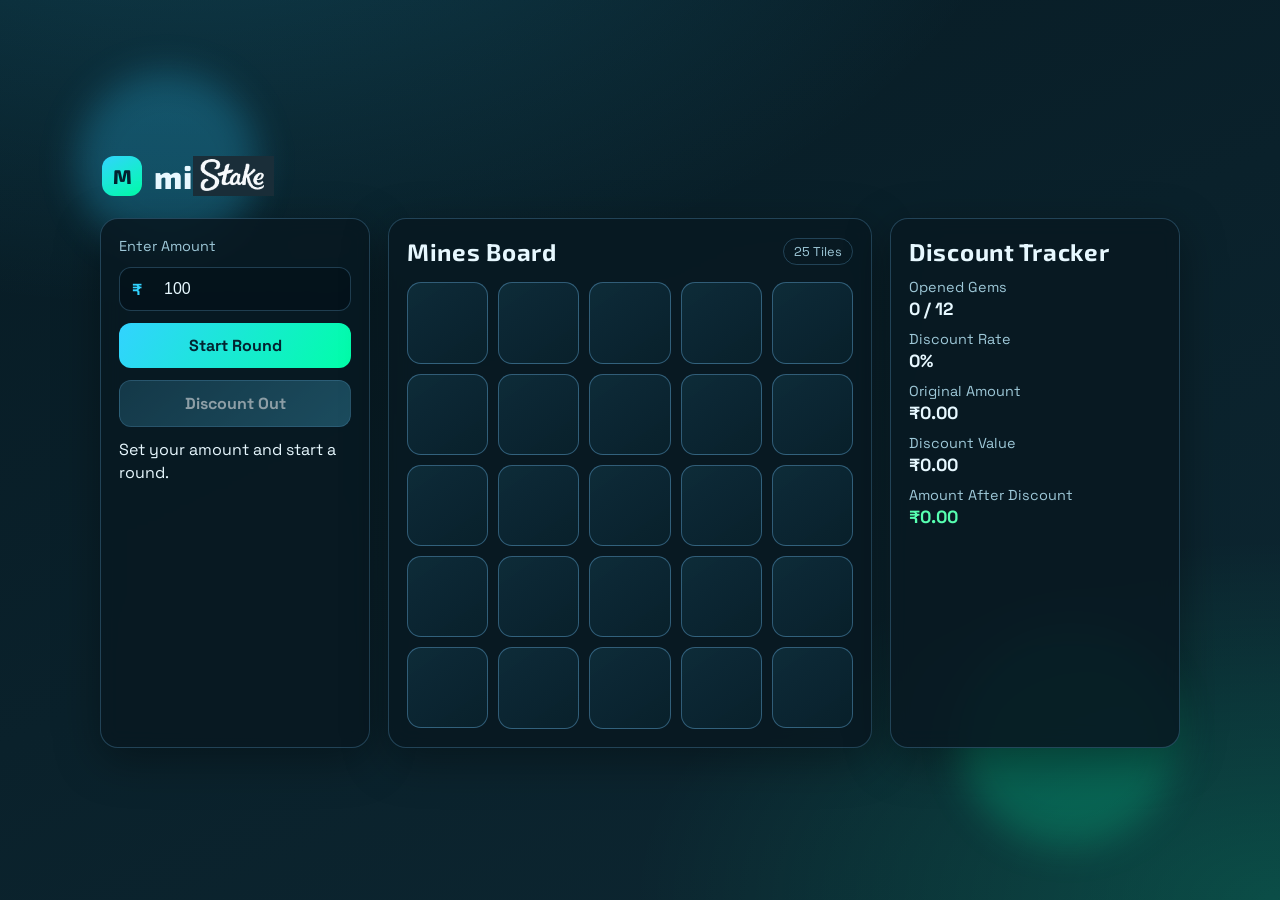
<file: games/index.html>
<!DOCTYPE html>
<html lang="en">
  <head>
    <meta charset="UTF-8" />
    <meta name="viewport" content="width=device-width, initial-scale=1.0" />
    <title>Mis Stake - Mines</title>
    <link rel="preconnect" href="https://fonts.googleapis.com" />
    <link rel="preconnect" href="https://fonts.gstatic.com" crossorigin />
    <link
      href="https://fonts.googleapis.com/css2?family=Exo+2:wght@500;700;800&family=Space+Grotesk:wght@400;600;700&display=swap"
      rel="stylesheet"
    />
    <link rel="stylesheet" href="style.css" />
  </head>
  <body>
    <div class="bg-orb orb-a" aria-hidden="true"></div>
    <div class="bg-orb orb-b" aria-hidden="true"></div>

    <main class="app">
      <header class="brand-wrap">
        <div class="logo" aria-label="Mis Stake logo">
          <span class="logo-mark">M</span>
          <span class="logo-text">mi</span>
          <img
            class="logo-stake-img"
            src="assets/Screenshot 2026-04-08 043309.png"
            alt="Stake"
          />
        </div>
      </header>

      <section class="panel controls">
        <label for="amount">Enter Amount</label>
        <div class="amount-row">
          <span class="currency">₹</span>
          <input id="amount" type="number" min="1" step="1" value="100" />
        </div>
        <button id="startBtn" type="button">Start Round</button>
        <button id="cashoutBtn" class="secondary" type="button" disabled>Discount Out</button>
        <p id="status" class="status">Set your amount and start a round.</p>
      </section>

      <section class="panel board-panel">
        <div class="board-header">
          <h1>Mines Board</h1>
          <span class="pill">25 Tiles</span>
        </div>
        <div id="board" class="board" aria-label="Mines game board"></div>
      </section>

      <section class="panel stats">
        <h2>Discount Tracker</h2>
        <div class="stats-grid">
          <div>
            <p class="k">Opened Gems</p>
            <p id="openedGems" class="v">0 / 12</p>
          </div>
          <div>
            <p class="k">Discount Rate</p>
            <p id="discountRate" class="v">0%</p>
          </div>
          <div>
            <p class="k">Original Amount</p>
            <p id="originalAmount" class="v">₹0.00</p>
          </div>
          <div>
            <p class="k">Discount Value</p>
            <p id="discountValue" class="v">₹0.00</p>
          </div>
          <div>
            <p class="k">Amount After Discount</p>
            <p id="discountedAmount" class="v highlight">₹0.00</p>
          </div>
        </div>
      </section>
    </main>

    <script src="app.js"></script>
  </body>
</html>
</file>
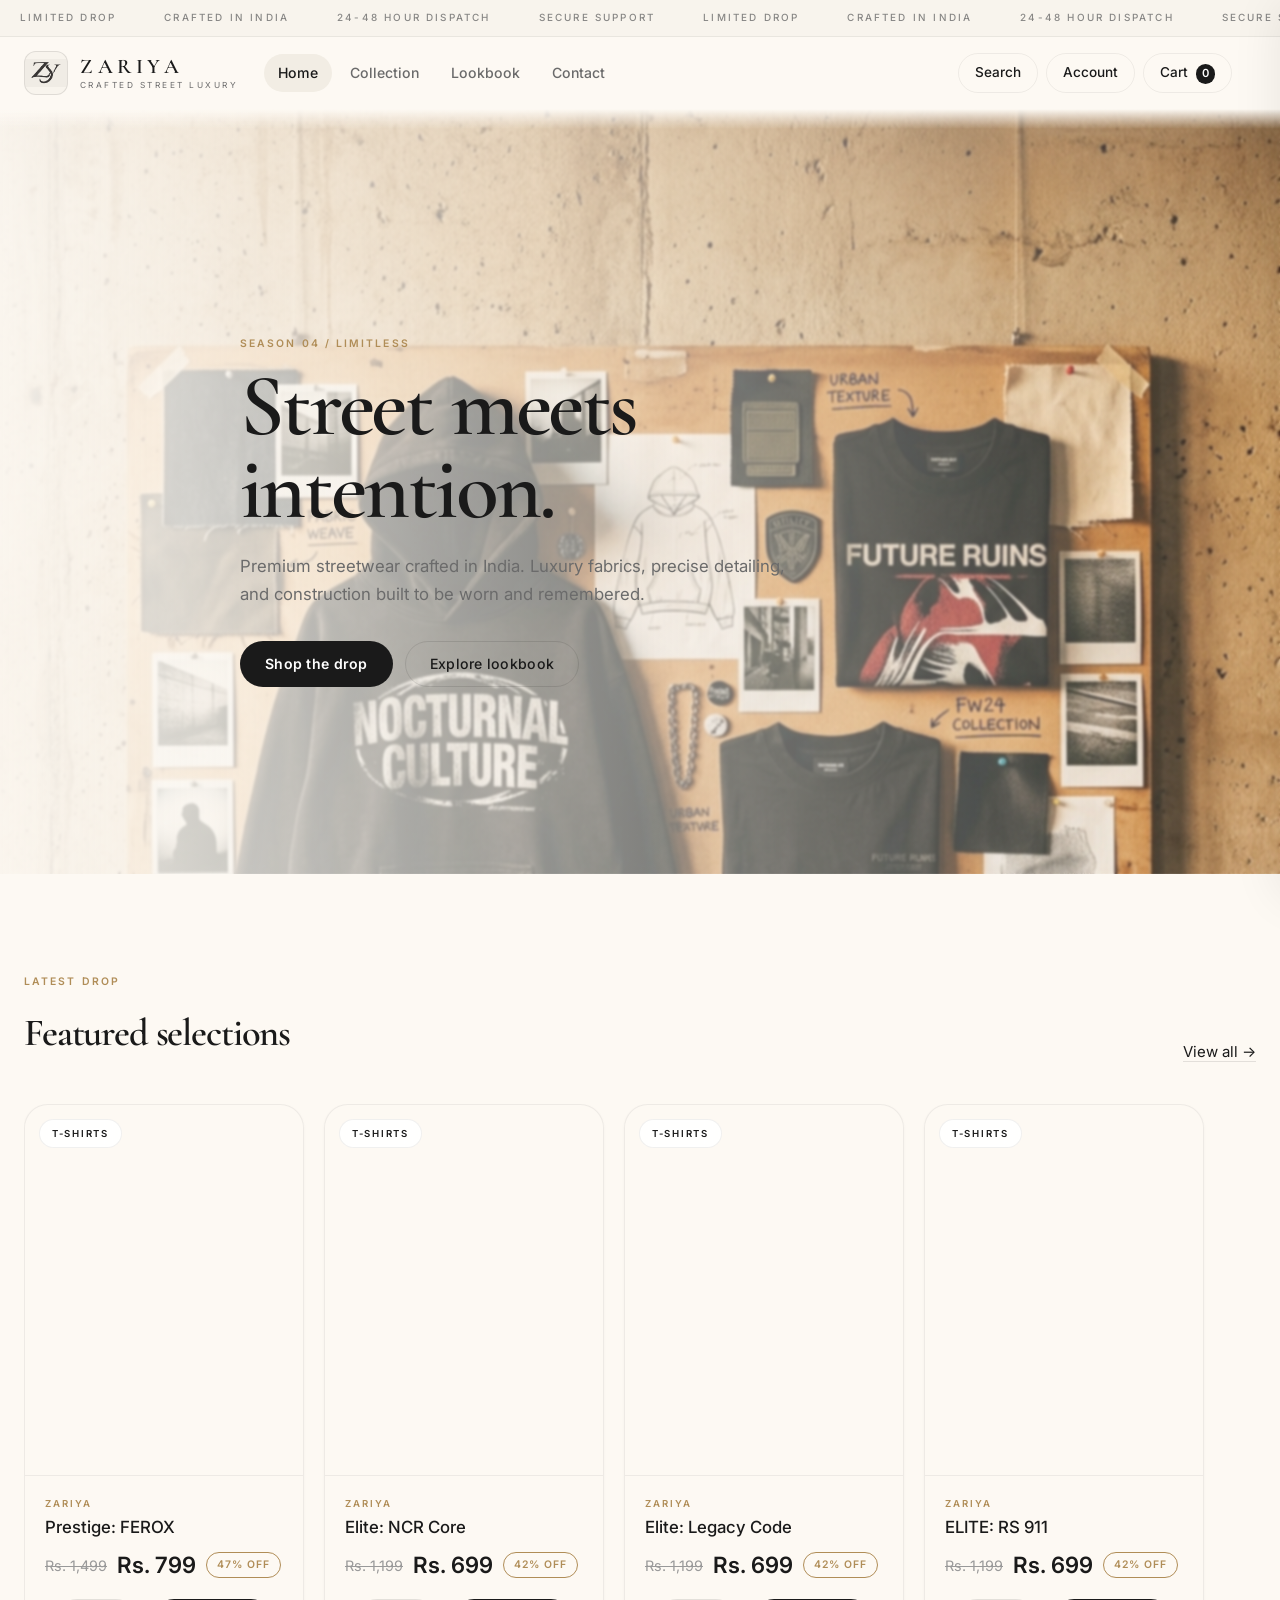
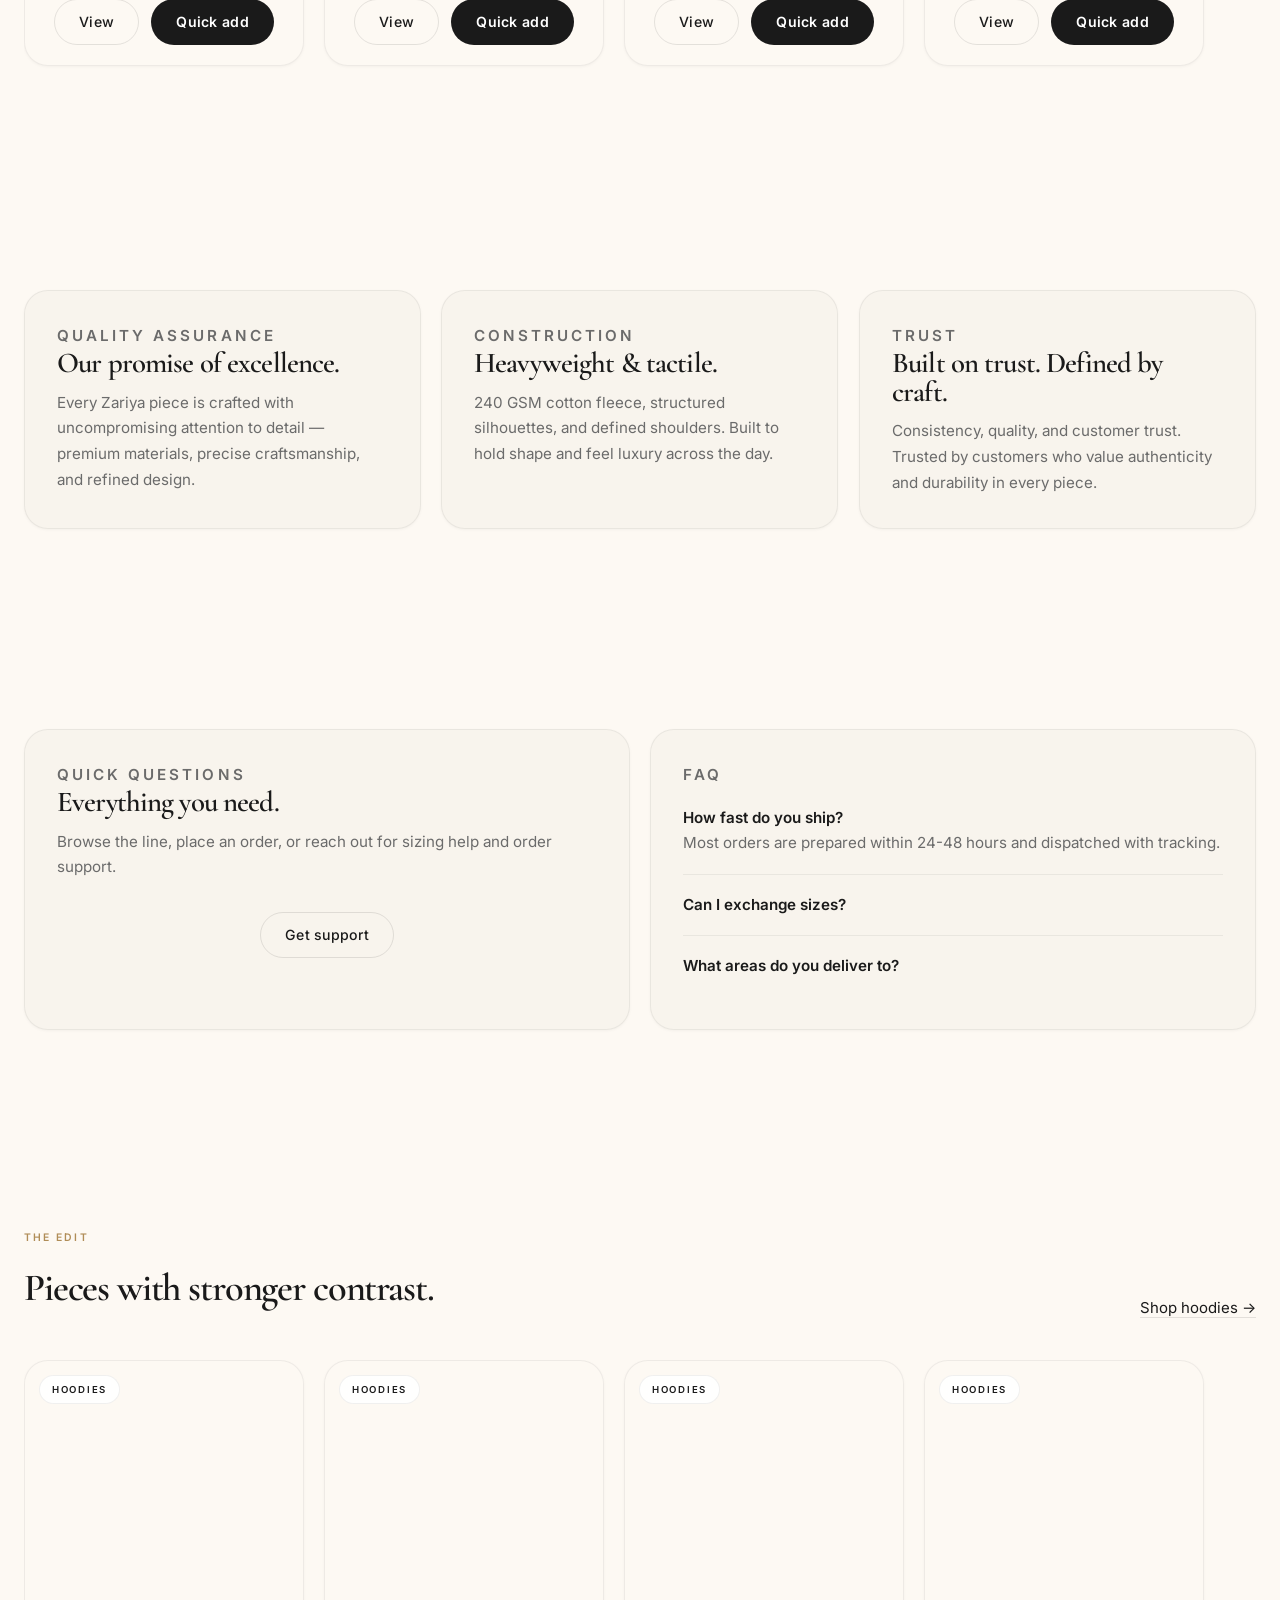
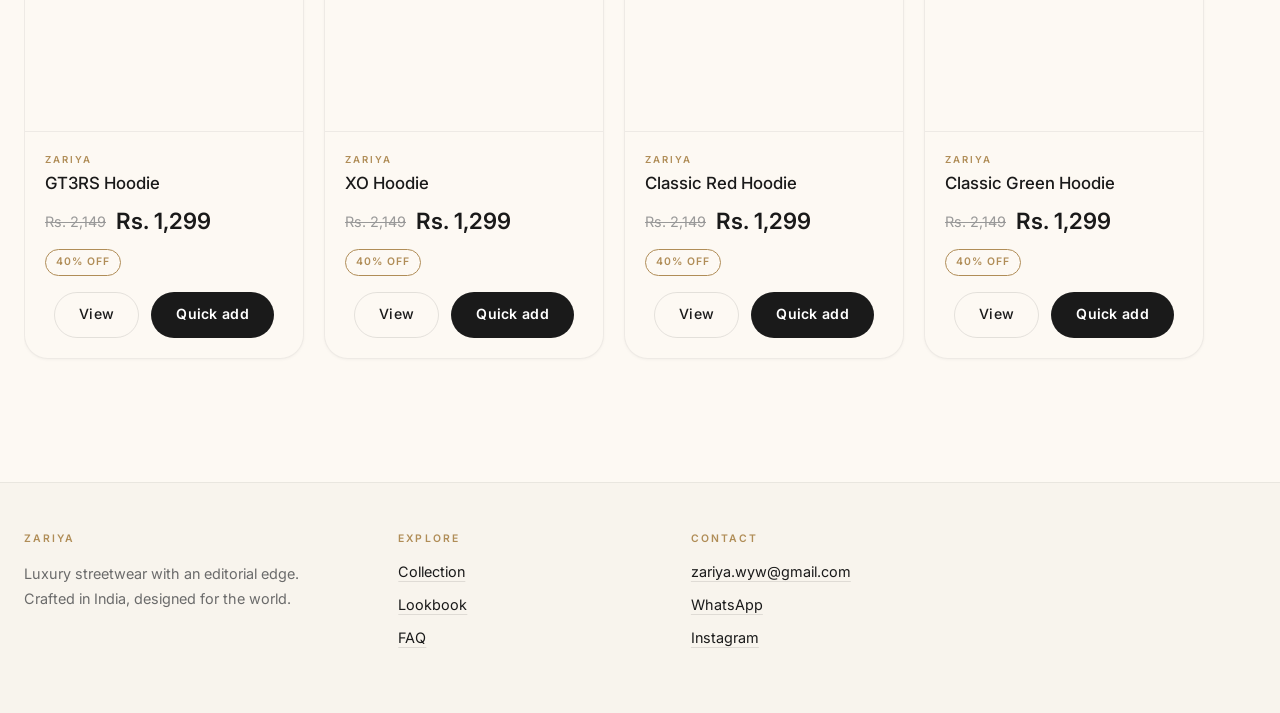
<file: website/static-clone/index.html>
<!doctype html>
<html lang="en">
<head>
  <meta charset="UTF-8">
  <meta name="viewport" content="width=device-width, initial-scale=1.0">
  <title>Zariya | Crafted Street Luxury</title>
  <meta name="description" content="Zariya — luxury streetwear crafted in India. Limited drops, premium construction, and an editorial edge built for the culture.">
  <link rel="stylesheet" href="styles.css">
</head>
<body data-page="home">
  <!-- SPLASH SCREEN -->
  <div class="splash-screen" id="splash-screen">
    <span class="splash-text">ZARIYA</span>
    <img class="splash-logo" src="images/logo.jpeg" alt="Zariya monogram">
    <span class="splash-subtitle">crafted street luxury</span>
  </div>

  <header class="site-header">
    <div class="announcement-bar">
      <div class="marquee-track">
        <span>LIMITED DROP</span><span>CRAFTED IN INDIA</span><span>24-48 HOUR DISPATCH</span><span>SECURE SUPPORT</span><span>LIMITED DROP</span><span>CRAFTED IN INDIA</span><span>24-48 HOUR DISPATCH</span><span>SECURE SUPPORT</span>
      </div>
    </div>
    <div class="container header-row">
      <button class="menu-toggle" type="button" data-action="menu">Menu</button>
      <a class="logo" href="index.html" aria-label="Zariya home">
        <span class="logo-mark" aria-hidden="true"><img class="logo-monogram" src="images/logo.jpeg" alt=""></span>
        <span class="logo-word">
          <span class="logo-title">ZARIYA</span>
          <span class="logo-subtitle">crafted street luxury</span>
        </span>
      </a>
      <nav class="main-nav">
        <a class="active" href="index.html">Home</a>
        <a href="collection.html">Collection</a>
        <a href="index.html#lookbook">Lookbook</a>
        <a href="contact.html">Contact</a>
      </nav>
      <div class="header-actions">
        <button type="button" data-action="search">Search</button>
        <button type="button" data-action="account">Account</button>
        <button type="button" data-action="cart">Cart <span class="cart-count" data-cart-count>0</span></button>
      </div>
    </div>
  </header>

  <main>
    <!-- HERO – with product slideshow background -->
    <section class="hero section hero-slideshow">
      <!-- Slideshow background images -->
      <div class="hero-slides" id="hero-slides">
        <div class="hero-slide is-active" style="background-image: url('images/hero_slide_1.png')"></div>
        <div class="hero-slide" style="background-image: url('images/hero_slide_2.png')"></div>
        <div class="hero-slide" style="background-image: url('images/hero_slide_3.png')"></div>
        <div class="hero-slide" style="background-image: url('images/product_tshirt_1.png')"></div>
        <div class="hero-slide" style="background-image: url('images/product_hoodie_1.png')"></div>
      </div>
      <div class="hero-overlay"></div>
      <div class="container hero-grid">
        <div class="hero-copy reveal">
          <p class="eyebrow">Season 04 / Limitless</p>
          <h1>Street meets intention.</h1>
          <p class="hero-text">Premium streetwear crafted in India. Luxury fabrics, precise detailing, and construction built to be worn and remembered.</p>
          <div class="hero-actions">
            <a class="button button-solid" href="collection.html">Shop the drop</a>
            <a class="button button-ghost" href="#lookbook">Explore lookbook</a>
          </div>
        </div>
      </div>
    </section>

    <!-- MARQUEE -->
    <section class="marquee section-tight" aria-label="Brand highlights">
      <div class="marquee-track marquee-track-dark">
        <span>LIMITED QUANTITIES</span><span>EDITORIAL FIT</span><span>FAST SUPPORT</span><span>FREE EXCHANGES</span><span>LIMITED QUANTITIES</span><span>EDITORIAL FIT</span><span>FAST SUPPORT</span><span>FREE EXCHANGES</span>
      </div>
    </section>

    <!-- FEATURED PRODUCTS -->
    <section class="section" id="lookbook">
      <div class="container section-head">
        <div>
          <p class="eyebrow">Latest drop</p>
          <h2>Featured selections</h2>
        </div>
        <a class="text-link" href="collection.html">View all →</a>
      </div>
      <div class="container">
        <div class="slider-wrapper">
          <button class="slider-arrow slider-arrow-left" type="button" data-slider="featured-grid" data-dir="left" aria-label="Scroll left">
            <svg width="20" height="20" viewBox="0 0 24 24" fill="none" stroke="currentColor" stroke-width="2" stroke-linecap="round" stroke-linejoin="round"><path d="M15 18l-6-6 6-6"/></svg>
          </button>
          <div id="featured-grid" class="product-grid"></div>
          <button class="slider-arrow slider-arrow-right" type="button" data-slider="featured-grid" data-dir="right" aria-label="Scroll right">
            <svg width="20" height="20" viewBox="0 0 24 24" fill="none" stroke="currentColor" stroke-width="2" stroke-linecap="round" stroke-linejoin="round"><path d="M9 18l6-6-6-6"/></svg>
          </button>
        </div>
      </div>
    </section>

    <!-- BRAND PILLARS – 3 clean cards -->
    <section class="section">
      <div class="container editorial-grid">
        <article class="editorial-card reveal">
          <p class="eyebrow">Quality assurance</p>
          <h3>Our promise of excellence.</h3>
          <p>Every Zariya piece is crafted with uncompromising attention to detail — premium materials, precise craftsmanship, and refined design.</p>
        </article>
        <article class="editorial-card reveal">
          <p class="eyebrow">Construction</p>
          <h3>Heavyweight & tactile.</h3>
          <p>240 GSM cotton fleece, structured silhouettes, and defined shoulders. Built to hold shape and feel luxury across the day.</p>
        </article>
        <article class="editorial-card reveal">
          <p class="eyebrow">Trust</p>
          <h3>Built on trust. Defined by craft.</h3>
          <p>Consistency, quality, and customer trust. Trusted by customers who value authenticity and durability in every piece.</p>
        </article>
      </div>
    </section>

    <!-- FAQ + SUPPORT -->
    <section class="section">
      <div class="container split-grid">
        <article class="panel reveal">
          <p class="eyebrow">Quick questions</p>
          <h2>Everything you need.</h2>
          <p>Browse the line, place an order, or reach out for sizing help and order support.</p>
          <div class="inline-actions">
            <a class="button button-ghost" href="contact.html#support">Get support</a>
          </div>
        </article>
        <article class="panel reveal faq-panel">
          <p class="eyebrow">FAQ</p>
          <details open>
            <summary>How fast do you ship?</summary>
            <p>Most orders are prepared within 24-48 hours and dispatched with tracking.</p>
          </details>
          <details>
            <summary>Can I exchange sizes?</summary>
            <p>Yes. Reach out via WhatsApp or email and we'll sort it quickly.</p>
          </details>
          <details>
            <summary>What areas do you deliver to?</summary>
            <p>We deliver across India. International shipping is available on request — reach out to our support team for details.</p>
          </details>
        </article>
      </div>
    </section>

    <!-- THE EDIT – Secondary product grid -->
    <section class="section">
      <div class="container section-head">
        <div>
          <p class="eyebrow">The edit</p>
          <h2>Pieces with stronger contrast.</h2>
        </div>
        <a class="text-link" href="collection.html?type=hoodie">Shop hoodies →</a>
      </div>
      <div class="container">
        <div class="slider-wrapper">
          <button class="slider-arrow slider-arrow-left" type="button" data-slider="edit-grid" data-dir="left" aria-label="Scroll left">
            <svg width="20" height="20" viewBox="0 0 24 24" fill="none" stroke="currentColor" stroke-width="2" stroke-linecap="round" stroke-linejoin="round"><path d="M15 18l-6-6 6-6"/></svg>
          </button>
          <div id="edit-grid" class="product-grid"></div>
          <button class="slider-arrow slider-arrow-right" type="button" data-slider="edit-grid" data-dir="right" aria-label="Scroll right">
            <svg width="20" height="20" viewBox="0 0 24 24" fill="none" stroke="currentColor" stroke-width="2" stroke-linecap="round" stroke-linejoin="round"><path d="M9 18l6-6-6-6"/></svg>
          </button>
        </div>
      </div>
    </section>
  </main>

  <footer class="site-footer">
    <div class="container footer-grid">
      <div>
        <p class="eyebrow">Zariya</p>
        <p class="footer-copy">Luxury streetwear with an editorial edge. Crafted in India, designed for the world.</p>
      </div>
      <div>
        <p class="eyebrow">Explore</p>
        <div class="footer-links">
          <a href="collection.html">Collection</a>
          <a href="index.html#lookbook">Lookbook</a>
          <a href="contact.html#faq">FAQ</a>
        </div>
      </div>
      <div>
        <p class="eyebrow">Contact</p>
        <div class="footer-links">
          <a href="mailto:zariya.wyw@gmail.com">zariya.wyw@gmail.com</a>
          <a href="https://wa.me/916399008999" target="_blank" rel="noreferrer">WhatsApp</a>
          <a href="https://www.instagram.com/zariya.wear/" target="_blank" rel="noreferrer">Instagram</a>
        </div>
      </div>

    </div>
  </footer>

  <script src="data.js?v=2"></script>
  <script src="app.js?v=2"></script>
  <script>
    // Splash screen — shows once per session
    (function() {
      const splash = document.getElementById('splash-screen');
      if (!splash) return;
      if (sessionStorage.getItem('zariya.splash.seen')) {
        splash.remove();
        return;
      }
      document.body.style.overflow = 'hidden';
      setTimeout(() => {
        splash.classList.add('fade-out');
        document.body.style.overflow = '';
        sessionStorage.setItem('zariya.splash.seen', '1');
        setTimeout(() => splash.remove(), 700);
      }, 2200);
    })();

    // Hero slideshow — smooth crossfade
    (function() {
      const slides = document.querySelectorAll('.hero-slide');
      if (slides.length < 2) return;
      let current = 0;
      setInterval(() => {
        slides[current].classList.remove('is-active');
        current = (current + 1) % slides.length;
        slides[current].classList.add('is-active');
      }, 4000);
    })();

    // Product slider arrows
    (function() {
      const arrows = document.querySelectorAll('.slider-arrow');
      if (!arrows.length) return;

      function updateArrowVisibility(slider) {
        const leftArrow = document.querySelector(`[data-slider="${slider.id}"][data-dir="left"]`);
        const rightArrow = document.querySelector(`[data-slider="${slider.id}"][data-dir="right"]`);
        if (!leftArrow || !rightArrow) return;

        const scrollLeft = slider.scrollLeft;
        const maxScroll = slider.scrollWidth - slider.clientWidth;

        leftArrow.classList.toggle('is-hidden', scrollLeft <= 10);
        rightArrow.classList.toggle('is-hidden', scrollLeft >= maxScroll - 10);
      }

      arrows.forEach(arrow => {
        const sliderId = arrow.dataset.slider;
        const direction = arrow.dataset.dir;
        const slider = document.getElementById(sliderId);
        if (!slider) return;

        // Initial visibility check (delayed to allow products to render)
        setTimeout(() => updateArrowVisibility(slider), 500);

        // Update on scroll
        slider.addEventListener('scroll', () => updateArrowVisibility(slider), { passive: true });

        // Click handler
        arrow.addEventListener('click', () => {
          const cardWidth = slider.querySelector('.product-card')?.offsetWidth || 280;
          const scrollAmount = cardWidth + 20; // card width + gap
          const newPosition = direction === 'left' 
            ? slider.scrollLeft - scrollAmount 
            : slider.scrollLeft + scrollAmount;
          
          slider.scrollTo({ left: newPosition, behavior: 'smooth' });
        });
      });

      // Update visibility on window resize
      window.addEventListener('resize', () => {
        document.querySelectorAll('.product-grid').forEach(slider => {
          if (slider.id) updateArrowVisibility(slider);
        });
      }, { passive: true });
    })();
  </script>
</body>
</html>
</file>
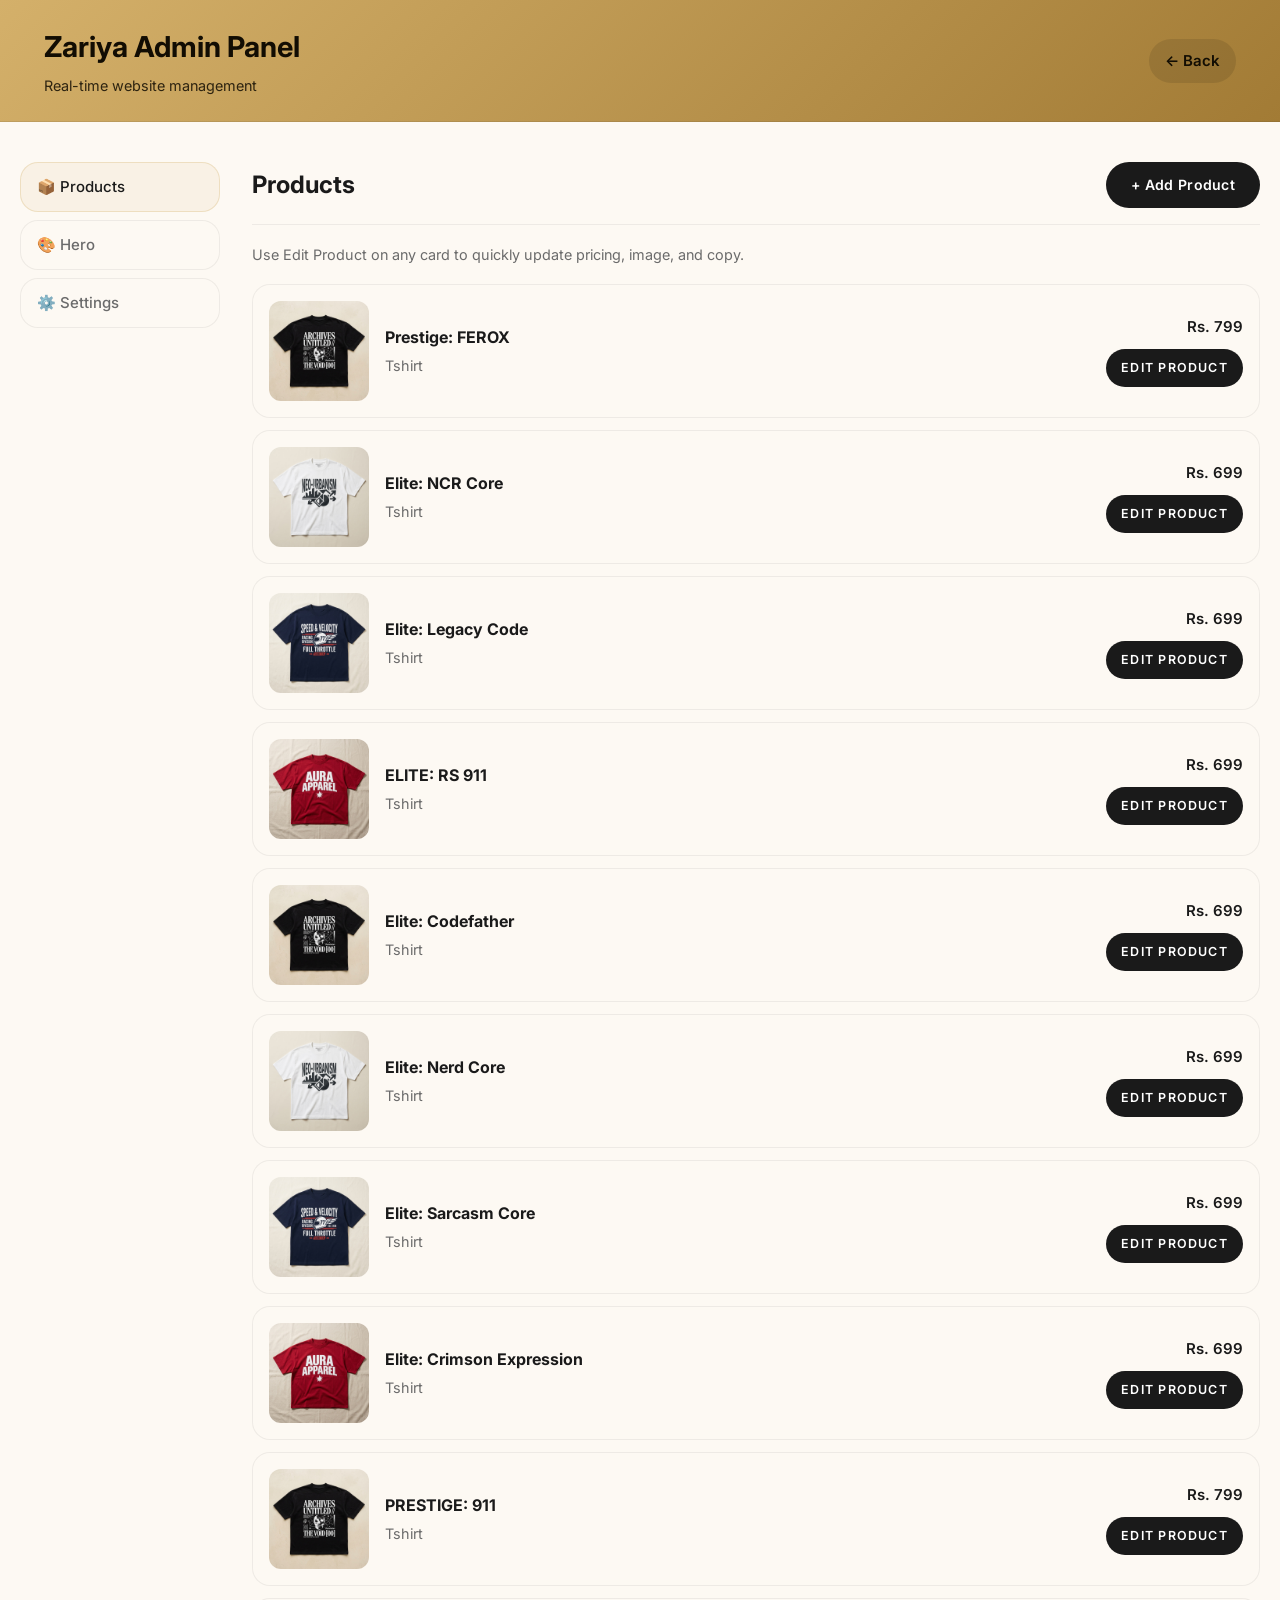
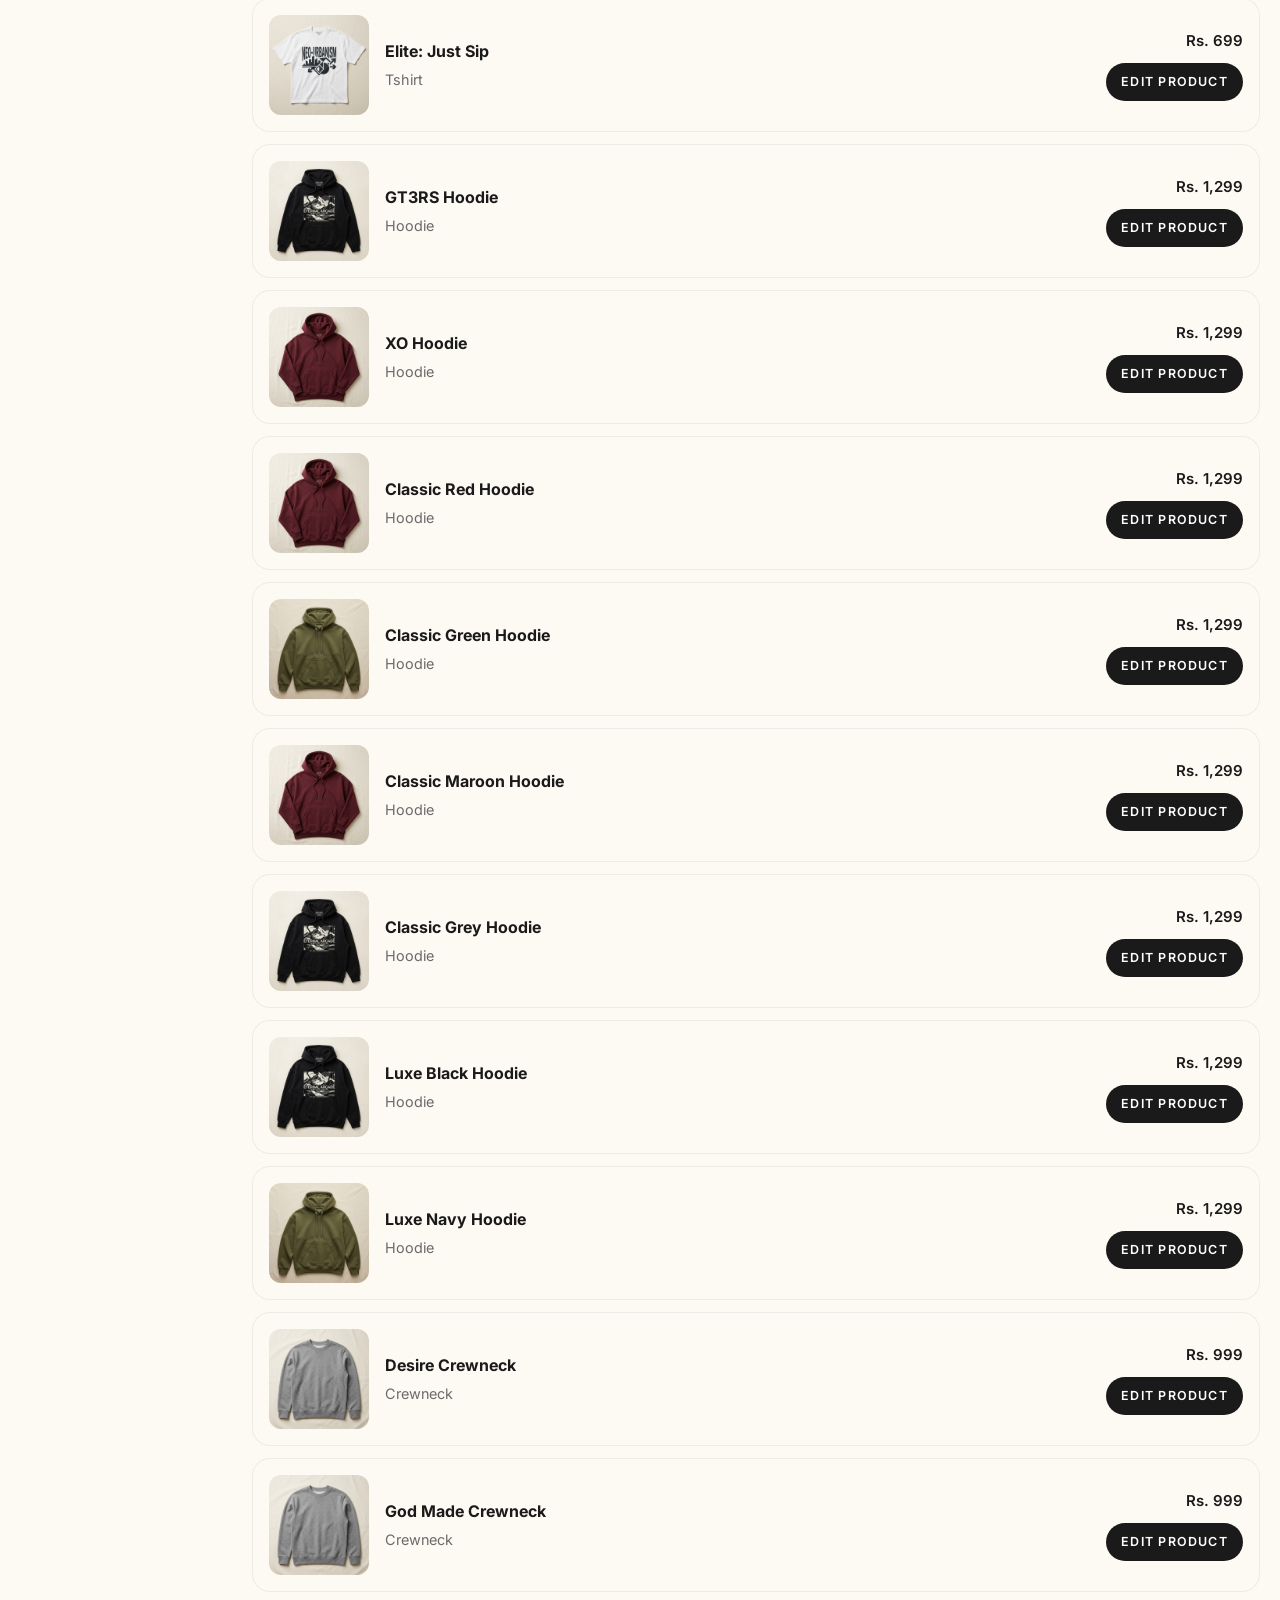
<file: website/static-clone/admin.html>
<!doctype html>
<html lang="en">
<head>
  <meta charset="UTF-8">
  <meta name="viewport" content="width=device-width, initial-scale=1.0">
  <title>Zariya | Admin Dashboard</title>
  <link rel="stylesheet" href="styles.css">
  <style>
    .admin-header { background: linear-gradient(135deg, #d4b06a, #a27b35); color: #120d03; padding: 24px 0; border-bottom: 1px solid rgba(0,0,0,0.1); }
    .admin-header h1 { margin: 0; font-size: 1.8rem; }
    .admin-layout { display: grid; grid-template-columns: 200px 1fr; gap: 32px; padding: 40px 20px; }
    .admin-sidebar { display: flex; flex-direction: column; gap: 8px; position: sticky; top: 80px; height: fit-content; }
    .admin-nav-item { padding: 12px 16px; border: 1px solid var(--line); border-radius: var(--radius-lg); background: rgba(255,255,255,0.02); color: var(--muted); cursor: pointer; transition: all 0.2s ease; text-align: left; font-weight: 500; }
    .admin-nav-item:hover { border-color: rgba(212,176,106,0.3); color: var(--text); }
    .admin-nav-item.active { background: rgba(212,176,106,0.1); border-color: rgba(212,176,106,0.3); color: var(--gold); }
    .admin-panel { display: none; }
    .admin-panel.active { display: block; animation: slideInDown 0.3s ease; }
    .admin-panel-head { display: flex; justify-content: space-between; align-items: center; margin-bottom: 28px; padding-bottom: 16px; border-bottom: 1px solid var(--line); }
    .admin-panel-head h2 { margin: 0; font-size: 1.5rem; }
    .admin-form { display: grid; gap: 16px; max-width: 500px; }
    .form-group { display: grid; gap: 8px; }
    .form-group label { color: var(--muted); font-size: 0.85rem; text-transform: uppercase; letter-spacing: 0.08em; }
    .form-group input, .form-group select, .form-group textarea { padding: 12px 16px; border: 1px solid var(--line); border-radius: 12px; background: rgba(255,255,255,0.02); color: var(--text); font: inherit; }
    .form-group input:focus, .form-group select:focus, .form-group textarea:focus { outline: none; border-color: rgba(212,176,106,0.5); background: rgba(255,255,255,0.05); }
    .admin-products-list { display: grid; gap: 12px; }
    .admin-product-card { display: grid; grid-template-columns: 100px 1fr auto; gap: 16px; padding: 16px; border: 1px solid var(--line); border-radius: var(--radius-lg); background: rgba(255,255,255,0.02); align-items: center; transition: all 0.2s ease; }
    .admin-product-card:hover { border-color: rgba(212,176,106,0.3); background: rgba(255,255,255,0.04); }
    .admin-product-image { width: 100px; height: 100px; border-radius: 12px; background: rgba(255,255,255,0.05); overflow: hidden; object-fit: cover; }
    .admin-product-info h4 { margin: 0 0 4px; font-size: 1rem; }
    .admin-product-info p { margin: 0; color: var(--muted); font-size: 0.9rem; }
    .admin-product-price { text-align: right; font-weight: 600; color: var(--gold); }
    .admin-product-actions { display: grid; justify-items: end; gap: 10px; }
    .admin-edit-button { min-height: 38px; padding: 0 14px; font-size: 0.78rem; letter-spacing: 0.1em; text-transform: uppercase; }
    .admin-hint { margin: -10px 0 18px; color: var(--muted); font-size: 0.9rem; }
    .admin-modal { max-width: 600px; width: 90%; max-height: calc(100vh - 48px); max-height: calc(100dvh - 48px); overflow-y: auto; }
    @media (max-width: 768px) { 
      .admin-layout { grid-template-columns: 1fr; padding: 24px 16px; } 
      .admin-sidebar { 
        display: flex; 
        flex-direction: row; 
        overflow-x: auto; 
        padding: 8px 0 12px; 
        position: sticky; 
        top: 0; 
        background: var(--bg); 
        z-index: 10; 
        gap: 8px; 
        -webkit-overflow-scrolling: touch;
        margin: 0 -16px;
        padding-left: 16px;
        padding-right: 16px;
      } 
      .admin-nav-item { 
        flex: 0 0 auto; 
        white-space: nowrap; 
        text-align: center;
        min-height: 44px;
        padding: 10px 16px;
      } 
      .admin-product-card { grid-template-columns: 1fr; } 
      .admin-product-image { width: 100%; height: 200px; } 
      .admin-product-actions { width: 100%; display: flex; flex-direction: row-reverse; justify-content: space-between; align-items: center; margin-top: 8px; } 
      .admin-product-price { text-align: left; font-size: 1.1rem; } 
      .admin-form { max-width: 100%; } 
      .admin-panel-head { flex-direction: column; align-items: flex-start; gap: 12px; }
      .admin-panel-head .button { width: 100%; }
    }
    @media (max-width: 480px) {
      .admin-layout { padding: 16px 12px; }
      .admin-sidebar { margin: 0 -12px; padding-left: 12px; padding-right: 12px; }
      .admin-product-image { height: 180px; }
      .admin-modal { 
        width: calc(100% - 24px); 
        max-height: calc(100vh - 32px);
        max-height: calc(100dvh - 32px);
        padding: 20px;
        border-radius: 18px;
      }
      .admin-modal .drawer-head { margin-bottom: 16px; }
      .admin-modal .drawer-head h2 { font-size: 1.3rem; }
      .admin-form .form-group { gap: 6px; }
      .admin-form .form-group label { font-size: 0.78rem; }
      .admin-form .form-group input,
      .admin-form .form-group select,
      .admin-form .form-group textarea { 
        padding: 14px; 
        font-size: 16px; /* Prevent iOS zoom */
        min-height: 48px;
      }
    }
  </style>
</head>
<body data-page="admin">
  <div class="admin-header">
    <div class="container" style="display: flex; justify-content: space-between; align-items: center; padding: 0 20px;">
      <div>
        <h1 style="margin: 0; color: #120d03;">Zariya Admin Panel</h1>
        <p style="margin: 4px 0 0; opacity: 0.85; color: #120d03; font-size: 0.9rem;">Real-time website management</p>
      </div>
      <a href="index.html" style="color: #120d03; text-decoration: none; font-weight: 600; padding: 10px 16px; background: rgba(0,0,0,0.1); border-radius: 999px;">← Back</a>
    </div>
  </div>

  <div class="admin-layout">
    <nav class="admin-sidebar">
      <button class="admin-nav-item active" data-admin-tab="products">📦 Products</button>
      <button class="admin-nav-item" data-admin-tab="hero">🎨 Hero</button>
      <button class="admin-nav-item" data-admin-tab="settings">⚙️ Settings</button>
    </nav>

    <div class="admin-content">
      <!-- Products -->
      <div class="admin-panel active" data-admin-section="products">
        <div class="admin-panel-head">
          <h2>Products</h2>
          <button type="button" class="button button-solid" id="add-product-btn">+ Add Product</button>
        </div>
        <p class="admin-hint">Use Edit Product on any card to quickly update pricing, image, and copy.</p>
        <div id="products-list" class="admin-products-list"></div>
      </div>

      <!-- Hero -->
      <div class="admin-panel" data-admin-section="hero">
        <div class="admin-panel-head">
          <h2>Hero Section</h2>
        </div>
        <div class="admin-form">
          <div class="form-group">
            <label>Title</label>
            <input type="text" id="hero-title" placeholder="Enter hero title">
          </div>
          <div class="form-group">
            <label>Subtitle</label>
            <textarea id="hero-subtitle" rows="3" placeholder="Enter hero subtitle"></textarea>
          </div>
          <button type="button" class="button button-solid" onclick="saveHeroSettings()">Save</button>
        </div>
      </div>

      <!-- Settings -->
      <div class="admin-panel" data-admin-section="settings">
        <div class="admin-panel-head">
          <h2>Settings</h2>
        </div>
        <div class="admin-form">
          <div class="form-group">
            <label>Site Name</label>
            <input type="text" id="site-name" placeholder="ZARIYA">
          </div>
          <div class="form-group">
            <label>Site Email</label>
            <input type="email" id="site-email" placeholder="hello@zariya.com">
          </div>
          <button type="button" class="button button-solid" onclick="saveSettings()">Save Settings</button>
          <button type="button" class="button button-ghost" onclick="resetAllData()" style="margin-top: 12px;">Reset to Default</button>
        </div>
      </div>
    </div>
  </div>

  <!-- Product Modal -->
  <div class="modal-overlay" id="product-modal" hidden>
    <div class="modal-card admin-modal">
      <div class="drawer-head">
        <h2 id="modal-title">Add Product</h2>
        <button type="button" class="button button-ghost" onclick="closeProductModal()">Close</button>
      </div>
      <form id="product-form" onsubmit="saveProduct(event)" class="admin-form">
        <div class="form-group">
          <label>Title *</label>
          <input type="text" id="product-title" required>
        </div>
        <div class="form-group">
          <label>Type *</label>
          <select id="product-type" required>
            <option value="">Select type</option>
            <option value="tshirt">T-Shirt</option>
            <option value="hoodie">Hoodie</option>
            <option value="crewneck">Crewneck</option>
          </select>
        </div>
        <div class="form-group">
          <label>Price (Rs.) *</label>
          <input type="number" id="product-price" required>
        </div>
        <div class="form-group">
          <label>Compare At Price (Rs.)</label>
          <input type="number" id="product-compare">
        </div>
        <div class="form-group">
          <label>Image URL</label>
          <input type="text" id="product-image" placeholder="https://...">
        </div>
        <div class="form-group">
          <label>Description</label>
          <textarea id="product-description" rows="3"></textarea>
        </div>
        <div style="display: flex; gap: 12px; margin-top: 20px;">
          <button type="submit" class="button button-solid">Save</button>
          <button type="button" class="button button-ghost" onclick="closeProductModal()">Cancel</button>
          <button type="button" id="delete-btn" class="button button-ghost" onclick="deleteProduct()" style="margin-left: auto; display: none; color: #ff6b6b;">Delete</button>
        </div>
      </form>
    </div>
  </div>

  <script src="data.js?v=2"></script>
  <script>
    let currentEditingIndex = null;
    const STORAGE_KEY = 'zariya.admin.products.v1';

    function getProducts() {
      const stored = localStorage.getItem(STORAGE_KEY);
      return stored ? JSON.parse(stored) : (window.PRODUCTS || []);
    }

    function saveProducts(products) {
      localStorage.setItem(STORAGE_KEY, JSON.stringify(products));
      // Broadcast to other windows
      window.dispatchEvent(new CustomEvent('zariya-products-updated', { detail: products }));
      renderProductsList();
    }

    function renderProductsList() {
      const products = getProducts();
      const container = document.getElementById('products-list');
      container.innerHTML = products.map((p, i) => `
        <article class="admin-product-card">
          <img src="${p.image || 'https://via.placeholder.com/100'}" alt="${p.title}" class="admin-product-image" onerror="this.src='data:image/svg+xml,%3Csvg xmlns=%22http://www.w3.org/2000/svg%22 width=%22100%22 height=%22100%22%3E%3Crect fill=%22%23333%22 width=%22100%22 height=%22100%22/%3E%3Ctext x=%2250%25%22 y=%2250%25%22 fill=%22%23999%22 text-anchor=%22middle%22 dy=%22.3em%22%3ENo Image%3C/text%3E%3C/svg%3E'">
          <div class="admin-product-info">
            <h4>${p.title}</h4>
            <p>${p.type ? p.type.charAt(0).toUpperCase() + p.type.slice(1) : 'Product'}</p>
          </div>
          <div class="admin-product-actions">
            <div class="admin-product-price">Rs. ${Number(p.price || 0).toLocaleString()}</div>
            <button type="button" class="button button-solid admin-edit-button" onclick="editProduct(${i})" aria-label="Edit product">Edit Product</button>
          </div>
        </article>
      `).join('');
    }

    function editProduct(index) {
      const products = getProducts();
      const p = products[index];
      currentEditingIndex = index;

      document.getElementById('modal-title').textContent = 'Edit Product';
      document.getElementById('product-title').value = p.title;
      document.getElementById('product-type').value = p.type;
      document.getElementById('product-price').value = p.price;
      document.getElementById('product-compare').value = p.compareAt || '';
      document.getElementById('product-image').value = p.image || '';
      document.getElementById('product-description').value = p.description || '';
      document.getElementById('delete-btn').style.display = 'block';
      document.getElementById('product-modal').hidden = false;
    }

    document.getElementById('add-product-btn').addEventListener('click', () => {
      currentEditingIndex = null;
      document.getElementById('modal-title').textContent = 'Add New Product';
      document.getElementById('product-form').reset();
      document.getElementById('delete-btn').style.display = 'none';
      document.getElementById('product-modal').hidden = false;
    });

    function saveProduct(e) {
      e.preventDefault();
      const products = getProducts();
      const product = {
        handle: document.getElementById('product-title').value.toLowerCase().replace(/\s+/g, '-'),
        title: document.getElementById('product-title').value,
        vendor: 'ZARIYA',
        type: document.getElementById('product-type').value,
        price: parseInt(document.getElementById('product-price').value),
        compareAt: parseInt(document.getElementById('product-compare').value) || 0,
        image: document.getElementById('product-image').value,
        description: document.getElementById('product-description').value || ''
      };

      if (currentEditingIndex !== null) {
        products[currentEditingIndex] = product;
      } else {
        products.push(product);
      }

      saveProducts(products);
      closeProductModal();
      showToast('✓ Product saved!');
    }

    function deleteProduct() {
      if (currentEditingIndex !== null && confirm('Delete this product?')) {
        const products = getProducts();
        products.splice(currentEditingIndex, 1);
        saveProducts(products);
        closeProductModal();
        showToast('✓ Product deleted!');
      }
    }

    function closeProductModal() {
      document.getElementById('product-modal').hidden = true;
      currentEditingIndex = null;
    }

    function saveHeroSettings() {
      const title = document.getElementById('hero-title').value;
      const subtitle = document.getElementById('hero-subtitle').value;
      localStorage.setItem('zariya.admin.hero', JSON.stringify({ title, subtitle }));
      window.dispatchEvent(new CustomEvent('zariya-hero-updated'));
      showToast('✓ Hero section updated!');
    }

    function saveSettings() {
      const name = document.getElementById('site-name').value;
      const email = document.getElementById('site-email').value;
      localStorage.setItem('zariya.admin.settings', JSON.stringify({ name, email }));
      showToast('✓ Settings saved!');
    }

    function resetAllData() {
      if (confirm('Reset all changes to default?')) {
        localStorage.removeItem(STORAGE_KEY);
        localStorage.removeItem('zariya.admin.hero');
        localStorage.removeItem('zariya.admin.settings');
        location.reload();
      }
    }

    function showToast(message) {
      const toast = document.createElement('div');
      toast.className = 'toast is-visible';
      toast.textContent = message;
      toast.style.cssText = `
        position: fixed;
        bottom: 24px;
        right: 24px;
        background: rgba(212, 176, 106, 0.15);
        border: 1px solid rgba(212, 176, 106, 0.4);
        color: var(--gold);
        padding: 12px 18px;
        border-radius: 999px;
        z-index: 100;
      `;
      document.body.appendChild(toast);
      setTimeout(() => toast.remove(), 2000);
    }

    // Tab switching
    document.querySelectorAll('.admin-nav-item').forEach(btn => {
      btn.addEventListener('click', () => {
        const tab = btn.dataset.adminTab;
        document.querySelectorAll('.admin-nav-item').forEach(b => b.classList.remove('active'));
        document.querySelectorAll('.admin-panel').forEach(p => p.classList.remove('active'));
        btn.classList.add('active');
        document.querySelector(`[data-admin-section="${tab}"]`).classList.add('active');
      });
    });

    // Close modal on overlay click
    document.getElementById('product-modal').addEventListener('click', (e) => {
      if (e.target.id === 'product-modal') closeProductModal();
    });

    // Initialize
    function init() {
      renderProductsList();
      const hero = JSON.parse(localStorage.getItem('zariya.admin.hero') || '{}');
      document.getElementById('hero-title').value = hero.title || 'Street. Intentional. Unapologetic.';
      document.getElementById('hero-subtitle').value = hero.subtitle || '';
      const settings = JSON.parse(localStorage.getItem('zariya.admin.settings') || '{}');
      document.getElementById('site-name').value = settings.name || 'ZARIYA';
      document.getElementById('site-email').value = settings.email || 'hello@zariya.com';
    }

    document.addEventListener('DOMContentLoaded', init);
  </script>
</body>
</html>
</file>
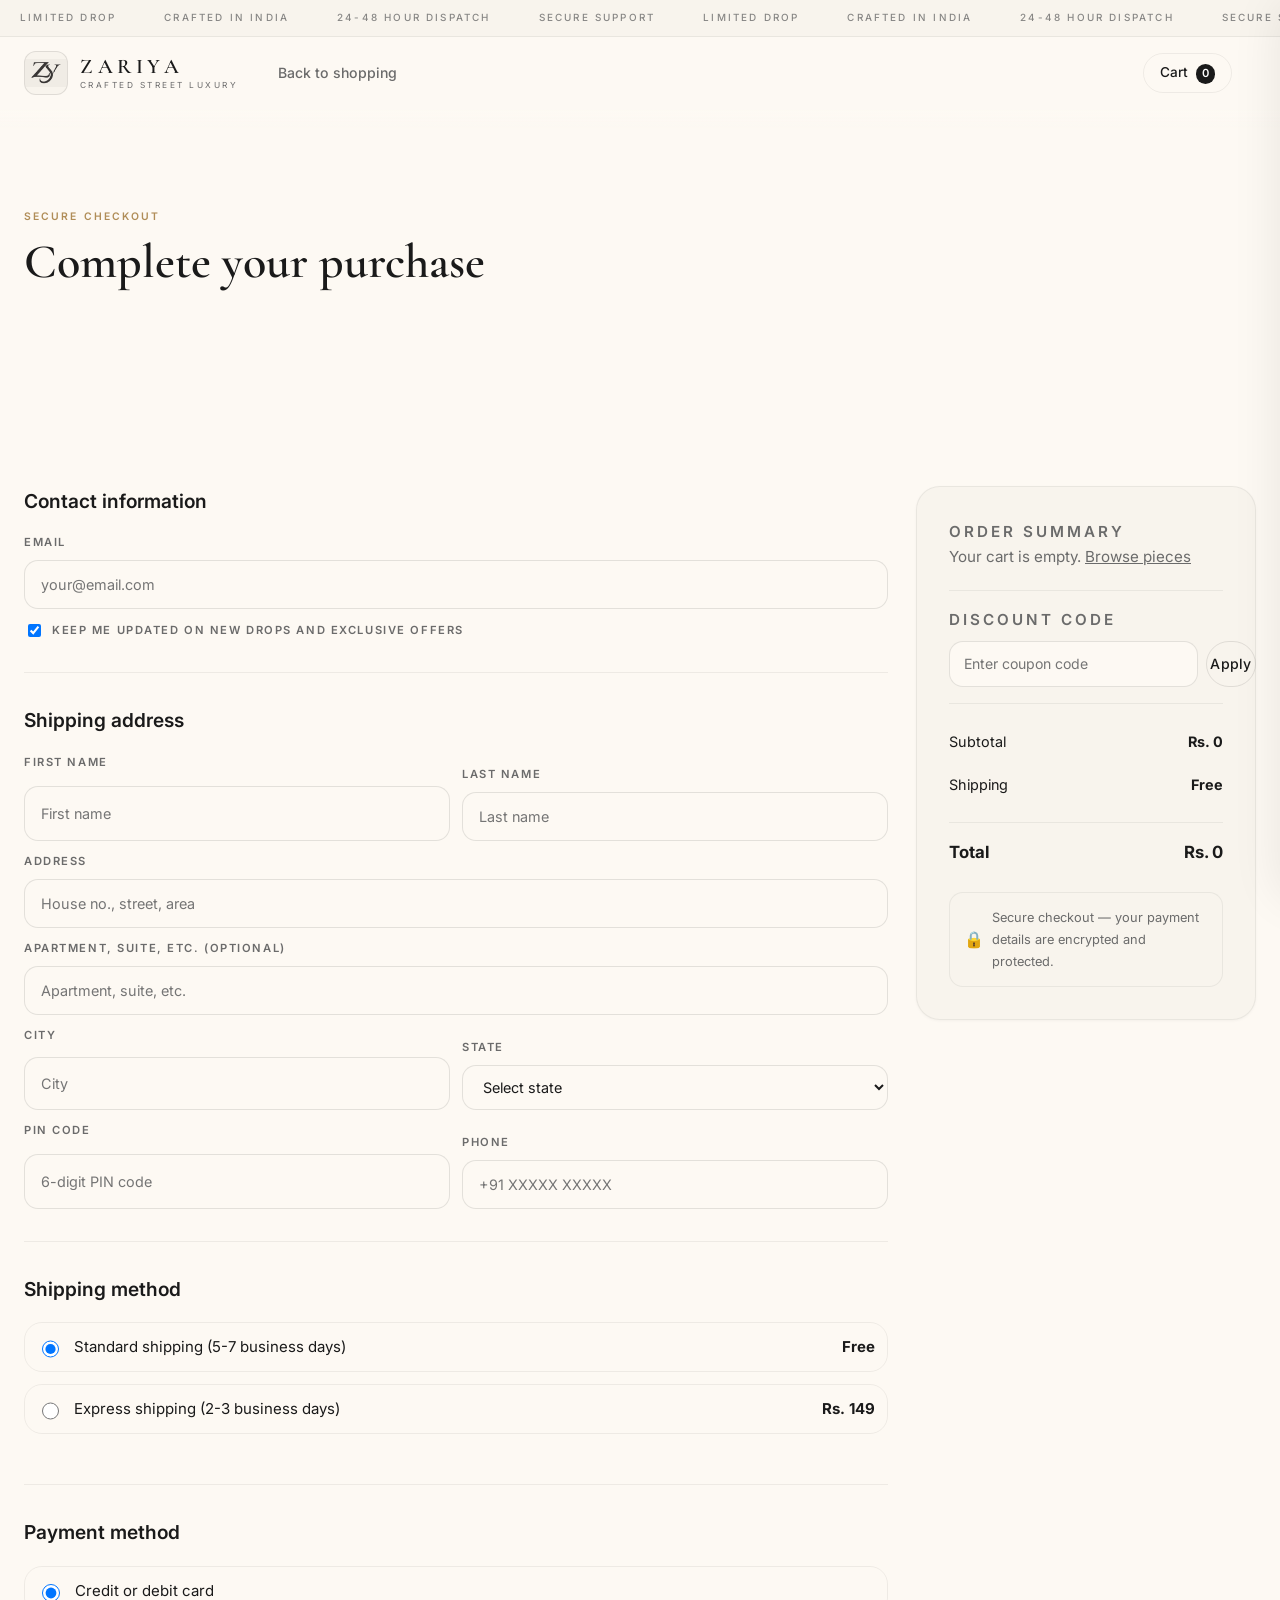
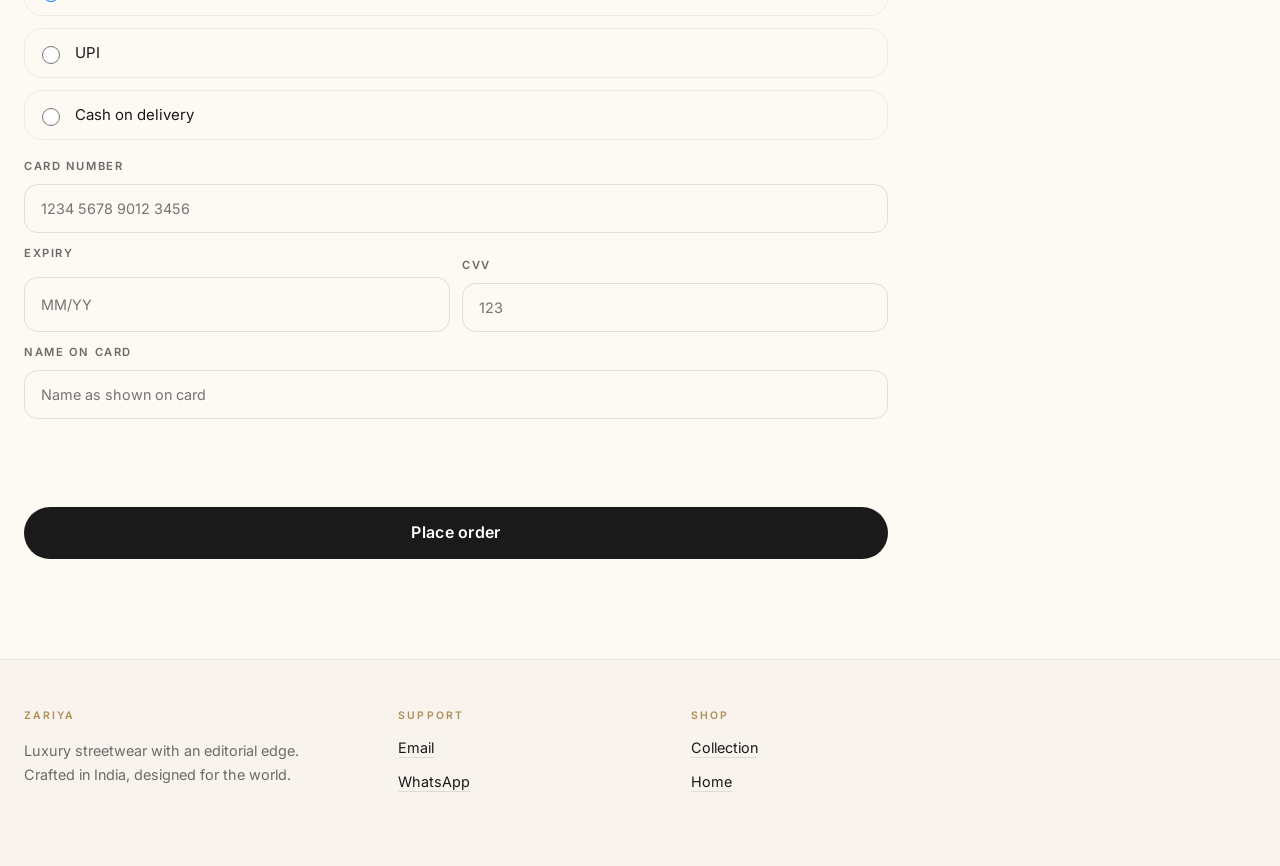
<file: website/static-clone/checkout.html>
<!doctype html>
<html lang="en">

<head>
  <meta charset="UTF-8">
  <meta name="viewport" content="width=device-width, initial-scale=1.0">
  <title>Zariya | Checkout</title>
  <meta name="description"
    content="Complete your Zariya order — secure checkout with shipping details and coupon support.">
  <link rel="stylesheet" href="styles.css">
</head>

<body data-page="checkout">
  <header class="site-header">
    <div class="announcement-bar">
      <div class="marquee-track">
        <span>LIMITED DROP</span><span>CRAFTED IN INDIA</span><span>24-48 HOUR DISPATCH</span><span>SECURE
          SUPPORT</span><span>LIMITED DROP</span><span>CRAFTED IN INDIA</span><span>24-48 HOUR
          DISPATCH</span><span>SECURE SUPPORT</span>
      </div>
    </div>
    <div class="container header-row">
      <a class="logo" href="index.html" aria-label="Zariya home">
        <span class="logo-mark" aria-hidden="true"><img class="logo-monogram" src="images/logo.jpeg" alt=""></span>
        <span class="logo-word">
          <span class="logo-title">ZARIYA</span>
          <span class="logo-subtitle">crafted street luxury</span>
        </span>
      </a>
      <nav class="main-nav">
        <a href="collection.html">Back to shopping</a>
      </nav>
      <div class="header-actions">
        <button type="button" data-action="cart">Cart <span class="cart-count" data-cart-count>0</span></button>
      </div>
    </div>
  </header>

  <main>
    <section class="section checkout-hero">
      <div class="container">
        <p class="eyebrow">Secure checkout</p>
        <h1>Complete your purchase</h1>
      </div>
    </section>

    <section class="section">
      <div class="container checkout-layout">
        <div class="checkout-form-col">
          <!-- CONTACT INFORMATION -->
          <div class="checkout-section">
            <h3>Contact information</h3>
            <form data-checkout-form>
              <label class="field"><span>Email</span><input type="email" name="email" placeholder="your@email.com"
                  required></label>
              <label class="field" style="margin-top: 12px;">
                <span style="display: flex; align-items: center; gap: 8px;">
                  <input type="checkbox" name="newsletter" style="width: auto;" checked>
                  Keep me updated on new drops and exclusive offers
                </span>
              </label>
            </form>
          </div>

          <!-- SHIPPING ADDRESS -->
          <div class="checkout-section">
            <h3>Shipping address</h3>
            <form data-shipping-form>
              <div class="field-grid">
                <label class="field"><span>First name</span><input type="text" name="firstName" placeholder="First name"
                    required></label>
                <label class="field"><span>Last name</span><input type="text" name="lastName" placeholder="Last name"
                    required></label>
              </div>
              <label class="field"><span>Address</span><input type="text" name="address"
                  placeholder="House no., street, area" required></label>
              <label class="field"><span>Apartment, suite, etc. (optional)</span><input type="text" name="apartment"
                  placeholder="Apartment, suite, etc."></label>
              <div class="field-grid">
                <label class="field"><span>City</span><input type="text" name="city" placeholder="City"
                    required></label>
                <label class="field"><span>State</span>
                  <select name="state" required>
                    <option value="">Select state</option>
                    <option>Andhra Pradesh</option>
                    <option>Arunachal Pradesh</option>
                    <option>Assam</option>
                    <option>Bihar</option>
                    <option>Chhattisgarh</option>
                    <option>Delhi</option>
                    <option>Goa</option>
                    <option>Gujarat</option>
                    <option>Haryana</option>
                    <option>Himachal Pradesh</option>
                    <option>Jharkhand</option>
                    <option>Karnataka</option>
                    <option>Kerala</option>
                    <option>Madhya Pradesh</option>
                    <option>Maharashtra</option>
                    <option>Manipur</option>
                    <option>Meghalaya</option>
                    <option>Mizoram</option>
                    <option>Nagaland</option>
                    <option>Odisha</option>
                    <option>Punjab</option>
                    <option>Rajasthan</option>
                    <option>Sikkim</option>
                    <option>Tamil Nadu</option>
                    <option>Telangana</option>
                    <option>Tripura</option>
                    <option>Uttar Pradesh</option>
                    <option>Uttarakhand</option>
                    <option>West Bengal</option>
                  </select>
                </label>
              </div>
              <div class="field-grid">
                <label class="field"><span>PIN code</span><input type="text" name="pincode"
                    placeholder="6-digit PIN code" pattern="[0-9]{6}" maxlength="6" required></label>
                <label class="field"><span>Phone</span><input type="tel" name="phone" placeholder="+91 XXXXX XXXXX"
                    required></label>
              </div>
            </form>
          </div>

          <!-- SHIPPING METHOD -->
          <div class="checkout-section">
            <h3>Shipping method</h3>
            <div class="payment-methods">
              <label class="radio-option">
                <input type="radio" name="shipping" value="standard" checked>
                <span style="display: flex; justify-content: space-between; width: 100%;">
                  <span>Standard shipping (5-7 business days)</span>
                  <strong>Free</strong>
                </span>
              </label>
              <label class="radio-option">
                <input type="radio" name="shipping" value="express">
                <span style="display: flex; justify-content: space-between; width: 100%;">
                  <span>Express shipping (2-3 business days)</span>
                  <strong>Rs. 149</strong>
                </span>
              </label>
            </div>
          </div>

          <!-- PAYMENT METHOD -->
          <div class="checkout-section">
            <h3>Payment method</h3>
            <form class="payment-form" data-payment-form>
              <div class="payment-methods">
                <label class="radio-option">
                  <input type="radio" name="method" value="card" checked>
                  <span>Credit or debit card</span>
                </label>
                <label class="radio-option">
                  <input type="radio" name="method" value="upi">
                  <span>UPI</span>
                </label>
                <label class="radio-option">
                  <input type="radio" name="method" value="cod">
                  <span>Cash on delivery</span>
                </label>
              </div>
              <div id="card-fields" class="payment-fields">
                <label class="field"><span>Card number</span><input type="text" placeholder="1234 5678 9012 3456"
                    required></label>
                <div class="field-grid">
                  <label class="field"><span>Expiry</span><input type="text" placeholder="MM/YY" required></label>
                  <label class="field"><span>CVV</span><input type="text" placeholder="123" required></label>
                </div>
                <label class="field"><span>Name on card</span><input type="text" placeholder="Name as shown on card"
                    required></label>
              </div>
            </form>
          </div>

          <button class="button button-solid" type="button" data-action="place-order"
            style="width: 100%; margin-top: 24px; min-height: 52px; font-size: 1rem;">Place order</button>
        </div>

        <aside class="checkout-summary-col">
          <div class="panel checkout-summary">
            <p class="eyebrow">Order summary</p>
            <div id="checkout-items"></div>

            <!-- COUPON CODE -->
            <div class="coupon-section" style="margin-top: 20px; padding-top: 16px; border-top: 1px solid var(--line);">
              <p class="eyebrow" style="margin-bottom: 8px;">Discount code</p>
              <div style="display: flex; gap: 8px;">
                <input type="text" id="coupon-input" placeholder="Enter coupon code"
                  style="flex: 1; border: 1px solid var(--line-strong); border-radius: var(--radius-md); padding: 10px 14px; font-size: 0.88rem; background: var(--bg); color: var(--text); outline: none; transition: all 0.3s ease;">
                <button class="button button-ghost" type="button" id="apply-coupon-btn"
                  style="white-space: nowrap;">Apply</button>
              </div>
              <p id="coupon-message" style="font-size: 0.8rem; margin-top: 8px; display: none;"></p>
            </div>

            <div class="summary-total">
              <div class="summary-row">
                <span>Subtotal</span>
                <strong id="checkout-subtotal">Rs. 0</strong>
              </div>
              <div class="summary-row" id="discount-row" style="display: none;">
                <span style="color: var(--accent);">Discount</span>
                <strong id="checkout-discount" style="color: var(--accent);">- Rs. 0</strong>
              </div>
              <div class="summary-row">
                <span>Shipping</span>
                <strong id="checkout-shipping">Free</strong>
              </div>
              <div class="summary-row summary-final">
                <span>Total</span>
                <strong id="checkout-total">Rs. 0</strong>
              </div>
            </div>
            <div
              style="margin-top: 16px; padding: 14px; border: 1px solid var(--line); border-radius: var(--radius-md); background: var(--bg-soft);">
              <p
                style="margin: 0; font-size: 0.8rem; color: var(--muted); display: flex; align-items: center; gap: 8px;">
                <span style="font-size: 1rem;">🔒</span>
                Secure checkout — your payment details are encrypted and protected.
              </p>
            </div>
          </div>
        </aside>
      </div>
    </section>
  </main>

  <footer class="site-footer">
    <div class="container footer-grid">
      <div class="footer-brand">
        <p class="eyebrow">Zariya</p>
        <p class="footer-copy">Luxury streetwear with an editorial edge. Crafted in India, designed for the world.</p>
      </div>
      <div>
        <p class="eyebrow">Support</p>
        <div class="footer-links">
          <a href="mailto:zariya.wyw@gmail.com">Email</a>
          <a href="https://wa.me/916399008999" target="_blank" rel="noreferrer">WhatsApp</a>
        </div>
      </div>
      <div>
        <p class="eyebrow">Shop</p>
        <div class="footer-links">
          <a href="collection.html">Collection</a>
          <a href="index.html">Home</a>
        </div>
      </div>
    </div>
  </footer>

  <script src="data.js?v=2"></script>
  <script src="app.js?v=2"></script>
  <script>
    // Checkout page logic
    (function () {
      const COUPON_CODES = {
        'ZARIYA10': { type: 'percent', value: 10, label: '10% off' },
        'ZARIYA20': { type: 'percent', value: 20, label: '20% off' },
        'FLAT100': { type: 'flat', value: 100, label: 'Rs. 100 off' },
        'FLAT200': { type: 'flat', value: 200, label: 'Rs. 200 off' },
        'WELCOME': { type: 'percent', value: 15, label: '15% off' }
      };

      let appliedCoupon = null;
      let shippingCost = 0;

      function getCart() {
        try {
          return JSON.parse(localStorage.getItem('zariya.cart.v2') || '[]');
        } catch { return []; }
      }

      function getProduct(handle) {
        return (window.PRODUCTS || []).find(p => p.handle === handle) || window.PRODUCTS?.[0];
      }

      function formatMoney(v) {
        return 'Rs. ' + Number(v).toLocaleString('en-IN', { maximumFractionDigits: 0 });
      }

      function renderCheckout() {
        const cart = getCart();
        const itemsEl = document.getElementById('checkout-items');
        const subtotalEl = document.getElementById('checkout-subtotal');
        const totalEl = document.getElementById('checkout-total');
        const shippingEl = document.getElementById('checkout-shipping');
        const discountRow = document.getElementById('discount-row');
        const discountEl = document.getElementById('checkout-discount');

        if (!itemsEl) return;

        if (!cart.length) {
          itemsEl.innerHTML = '<p class="muted">Your cart is empty. <a href="collection.html" style="text-decoration: underline;">Browse pieces</a></p>';
          subtotalEl.textContent = formatMoney(0);
          totalEl.textContent = formatMoney(0);
          return;
        }

        let subtotal = 0;
        const rows = cart.map(item => {
          const product = getProduct(item.handle);
          if (!product) return '';
          const lineTotal = product.price * item.quantity;
          subtotal += lineTotal;
          return `
            <div class="checkout-item">
              <div>
                <strong style="font-size: 0.92rem;">${product.title}</strong>
                <p style="margin: 2px 0 0; color: var(--muted); font-size: 0.82rem;">Size ${item.size} × ${item.quantity}</p>
              </div>
              <strong style="font-size: 0.92rem;">${formatMoney(lineTotal)}</strong>
            </div>
          `;
        }).join('');

        itemsEl.innerHTML = rows;
        subtotalEl.textContent = formatMoney(subtotal);

        // Shipping
        const shippingRadio = document.querySelector('input[name="shipping"]:checked');
        shippingCost = shippingRadio && shippingRadio.value === 'express' ? 149 : 0;
        shippingEl.textContent = shippingCost > 0 ? formatMoney(shippingCost) : 'Free';

        // Discount
        let discount = 0;
        if (appliedCoupon) {
          if (appliedCoupon.type === 'percent') {
            discount = Math.round(subtotal * appliedCoupon.value / 100);
          } else {
            discount = Math.min(appliedCoupon.value, subtotal);
          }
          discountRow.style.display = 'flex';
          discountEl.textContent = '- ' + formatMoney(discount);
        } else {
          discountRow.style.display = 'none';
        }

        const total = Math.max(0, subtotal - discount + shippingCost);
        totalEl.textContent = formatMoney(total);
      }

      // Coupon logic
      document.getElementById('apply-coupon-btn')?.addEventListener('click', () => {
        const input = document.getElementById('coupon-input');
        const msgEl = document.getElementById('coupon-message');
        const code = (input.value || '').trim().toUpperCase();

        if (!code) {
          msgEl.textContent = 'Please enter a coupon code.';
          msgEl.style.display = 'block';
          msgEl.style.color = 'var(--muted)';
          return;
        }

        const coupon = COUPON_CODES[code];
        if (coupon) {
          appliedCoupon = coupon;
          msgEl.textContent = '✓ Coupon applied — ' + coupon.label;
          msgEl.style.display = 'block';
          msgEl.style.color = '#2d8a4e';
          input.disabled = true;
          input.style.opacity = '0.6';
          document.getElementById('apply-coupon-btn').textContent = 'Applied';
          document.getElementById('apply-coupon-btn').disabled = true;
          renderCheckout();
        } else {
          msgEl.textContent = 'Invalid coupon code. Please try again.';
          msgEl.style.display = 'block';
          msgEl.style.color = '#c0392b';
        }
      });

      // Shipping method change
      document.querySelectorAll('input[name="shipping"]').forEach(radio => {
        radio.addEventListener('change', renderCheckout);
      });

      // Place order
      document.querySelector('[data-action="place-order"]')?.addEventListener('click', () => {
        const btn = document.querySelector('[data-action="place-order"]');
        const cart = getCart();
        if (!cart.length) {
          if (typeof showToast === 'function') showToast('Your cart is empty.');
          return;
        }
        const origText = btn.textContent;
        btn.textContent = 'Processing...';
        btn.disabled = true;
        btn.style.opacity = '0.7';

        setTimeout(() => {
          localStorage.setItem('zariya.cart.v2', '[]');
          document.querySelectorAll('[data-cart-count]').forEach(n => n.textContent = '0');
          btn.textContent = '✓ Order placed!';
          btn.style.opacity = '1';
          if (typeof showToast === 'function') showToast('✓ Order placed successfully! Thank you for shopping with Zariya.');
          setTimeout(() => {
            btn.textContent = origText;
            btn.disabled = false;
            renderCheckout();
          }, 3000);
        }, 1500);
      });

      // Payment method toggle
      document.querySelectorAll('input[name="method"]').forEach(radio => {
        radio.addEventListener('change', () => {
          const cardFields = document.getElementById('card-fields');
          if (cardFields) {
            cardFields.style.display = radio.value === 'card' ? 'block' : 'none';
          }
        });
      });

      // Init
      document.addEventListener('DOMContentLoaded', () => {
        setTimeout(renderCheckout, 100);
      });
    })();
  </script>
</body>

</html>
</file>
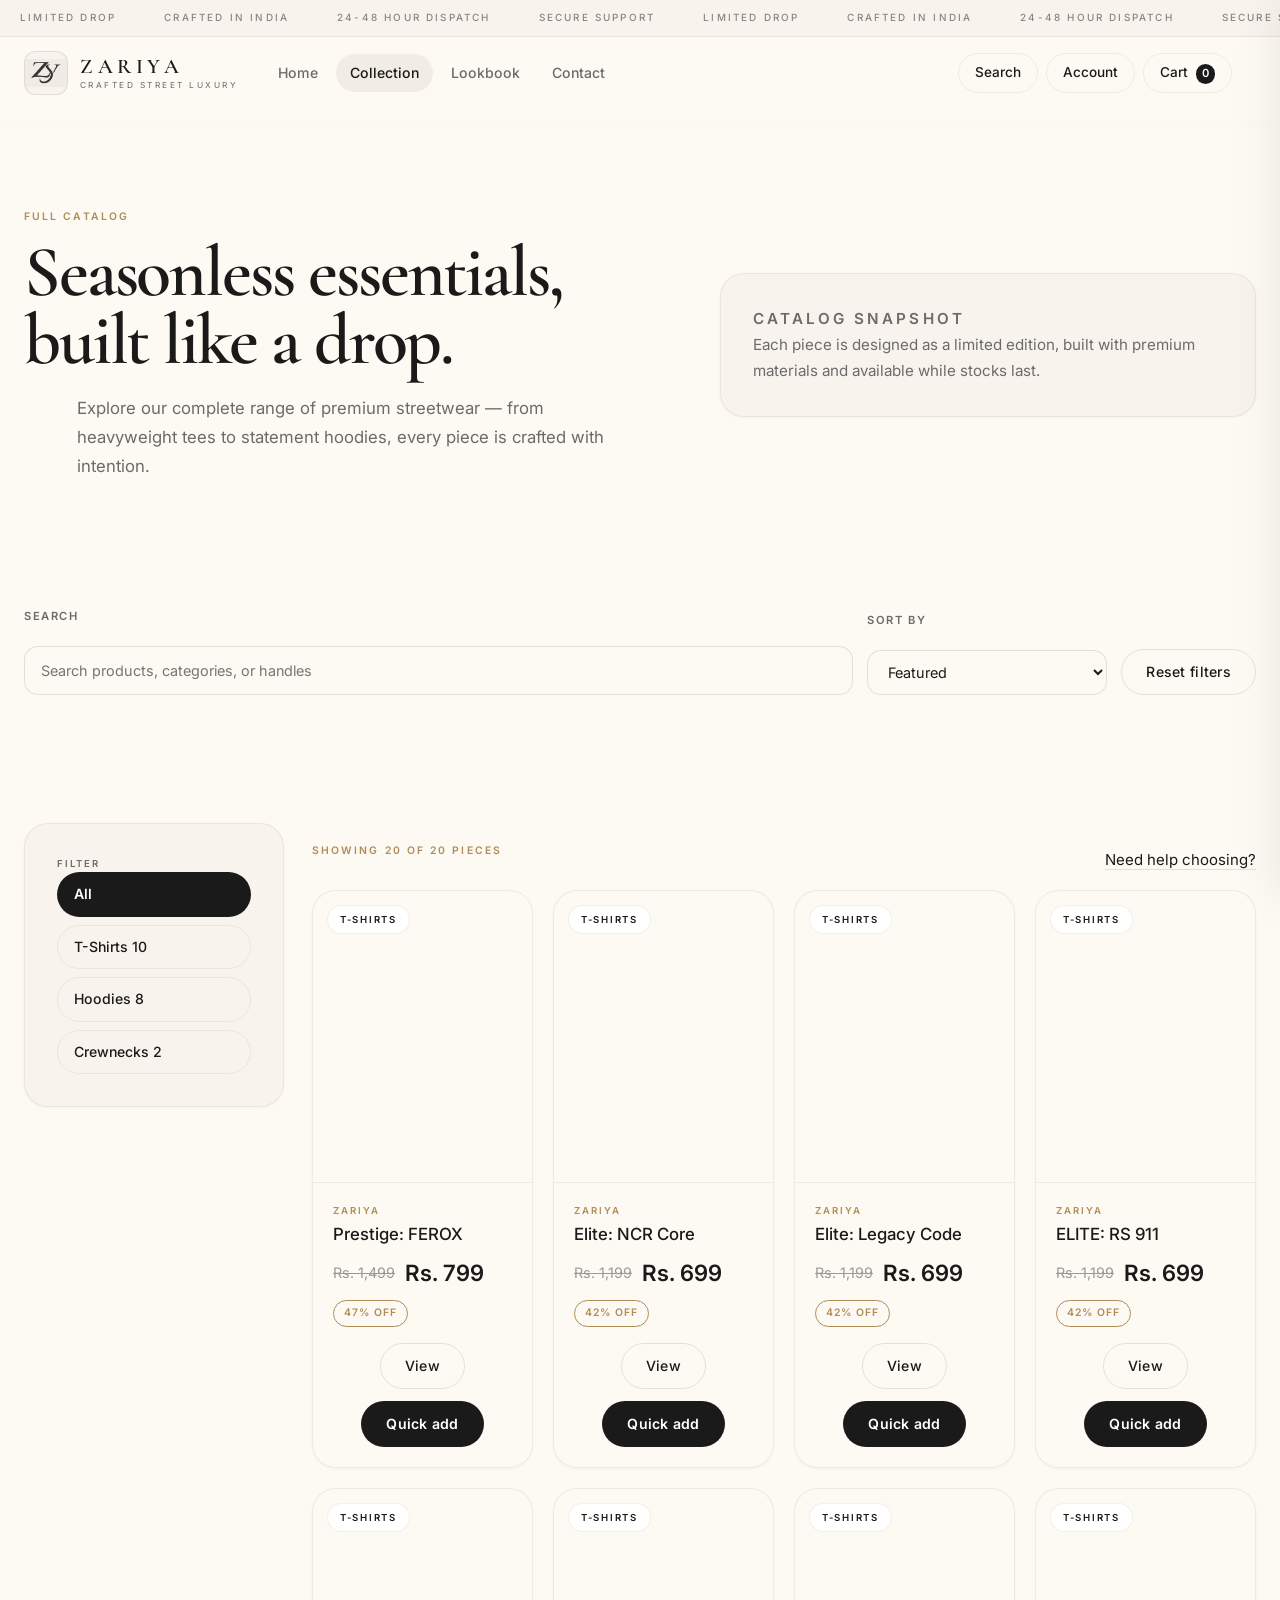
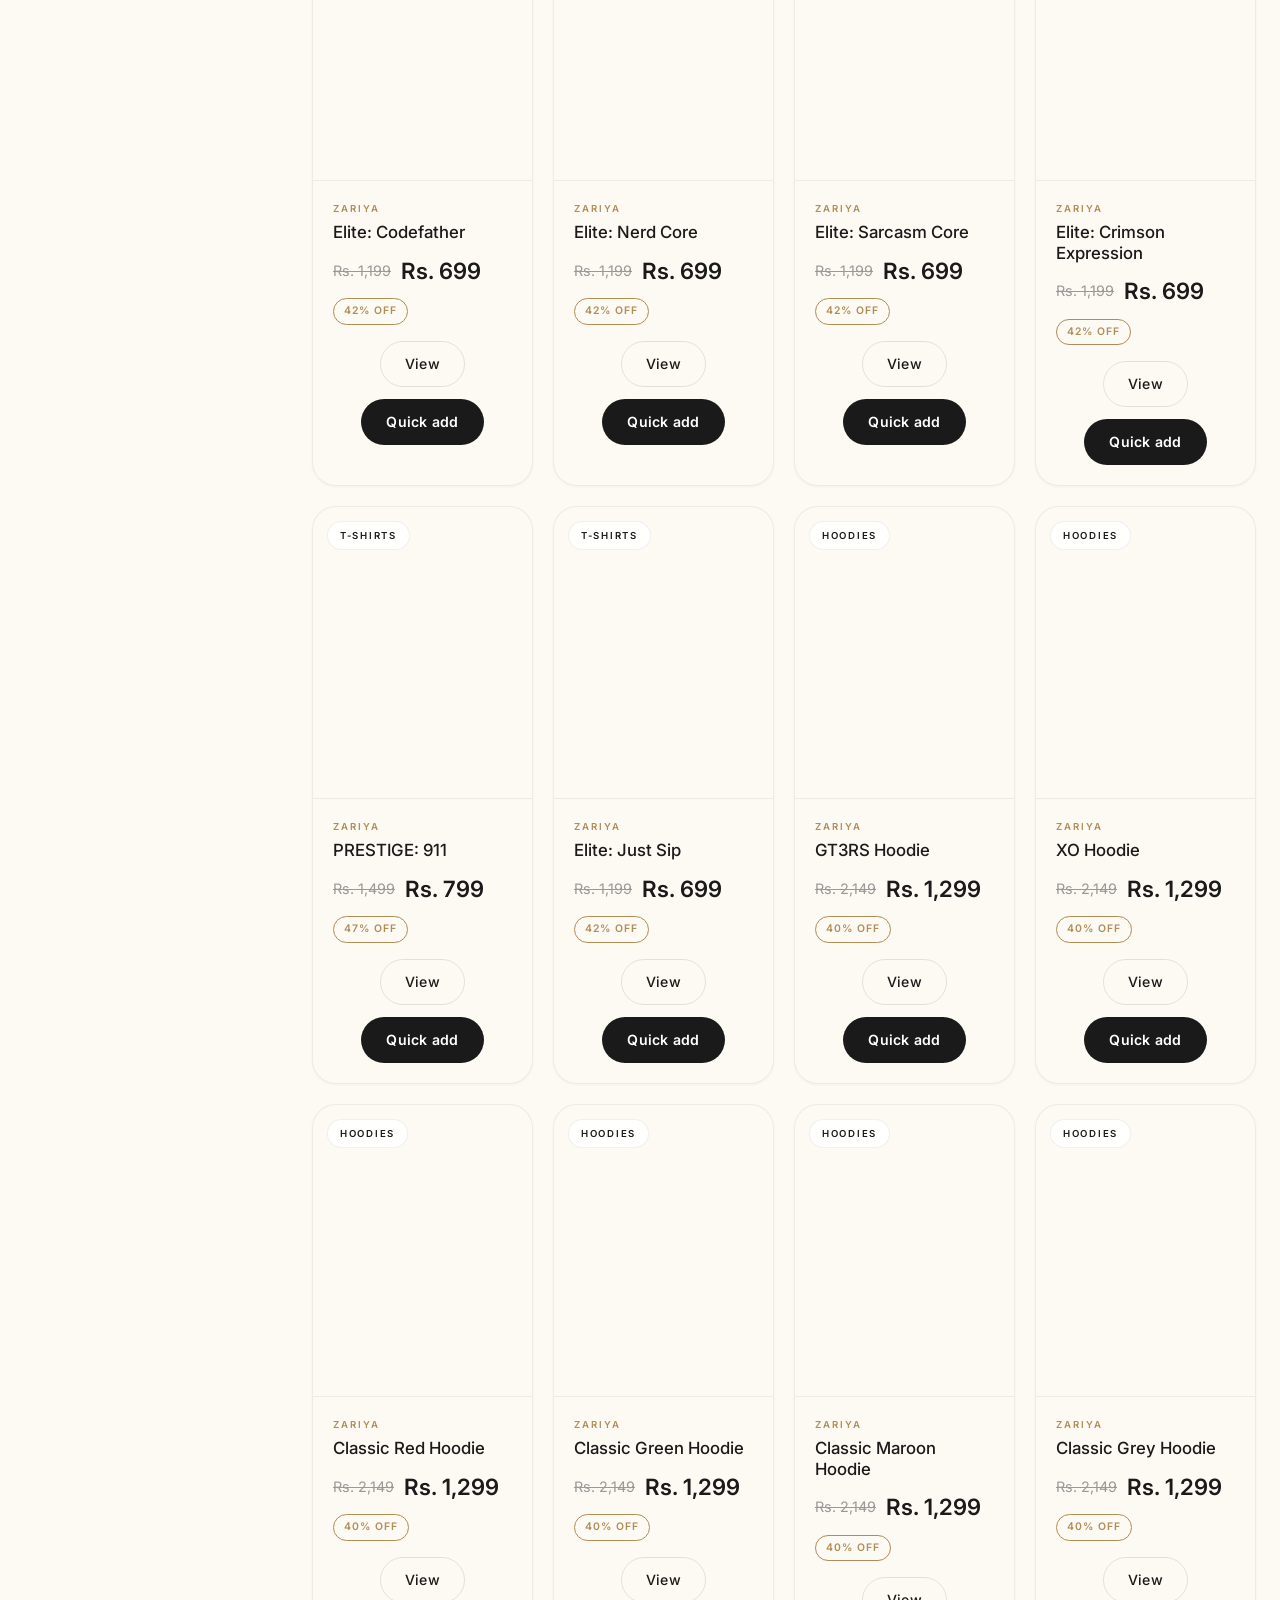
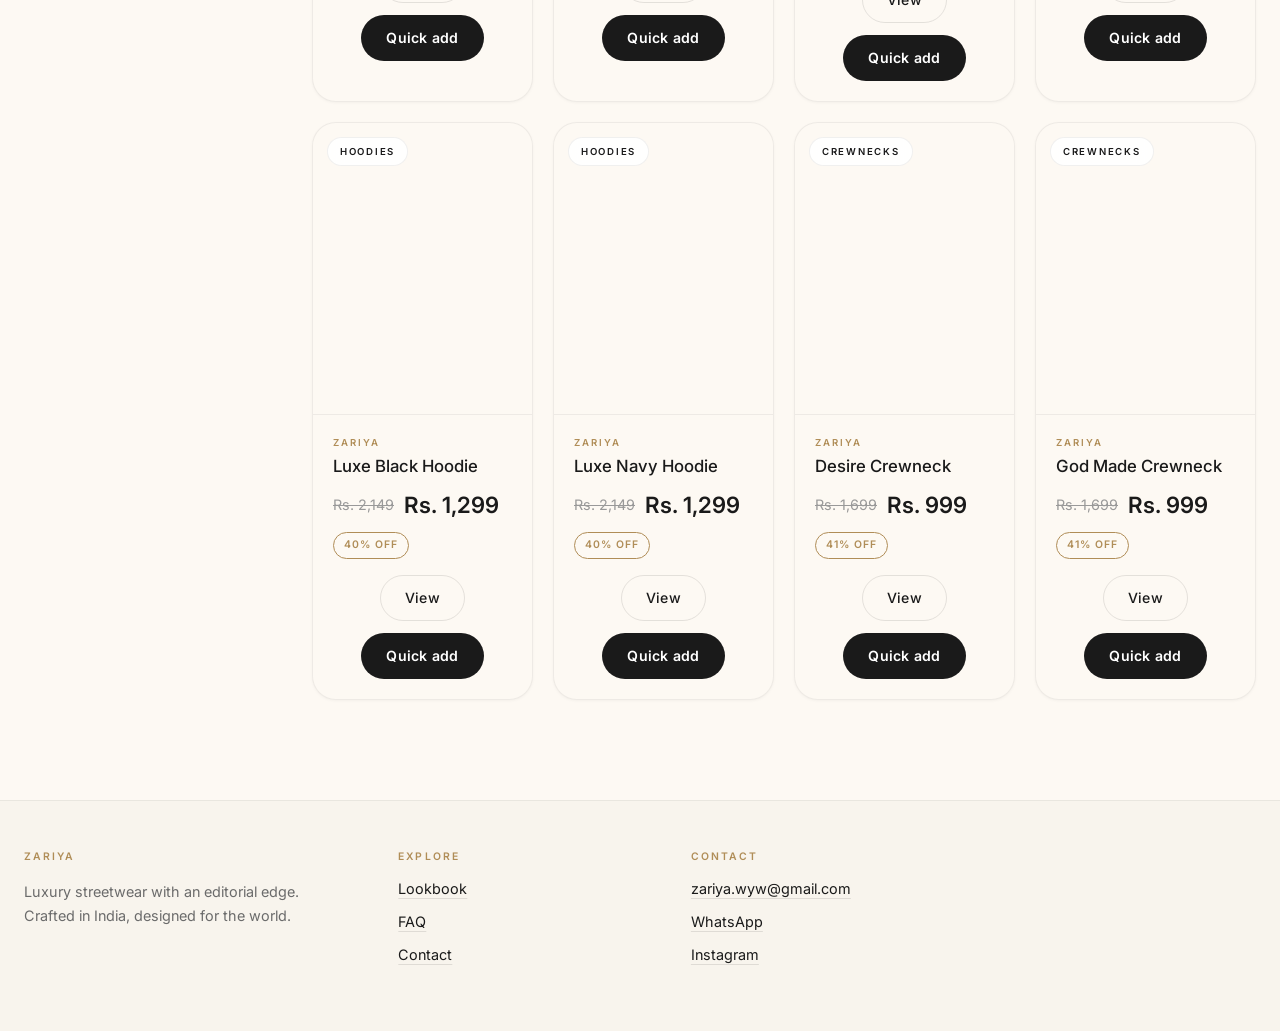
<file: website/static-clone/collection.html>
<!doctype html>
<html lang="en">
<head>
  <meta charset="UTF-8">
  <meta name="viewport" content="width=device-width, initial-scale=1.0">
  <title>Zariya | Collection</title>
  <link rel="stylesheet" href="styles.css">
</head>
<body data-page="collection">
  <header class="site-header">
    <div class="announcement-bar">
      <div class="marquee-track">
        <span>LIMITED DROP</span><span>CRAFTED IN INDIA</span><span>24-48 HOUR DISPATCH</span><span>SECURE SUPPORT</span><span>LIMITED DROP</span><span>CRAFTED IN INDIA</span><span>24-48 HOUR DISPATCH</span><span>SECURE SUPPORT</span>
      </div>
    </div>
    <div class="container header-row">
      <button class="menu-toggle" type="button" data-action="menu">Menu</button>
      <a class="logo" href="index.html" aria-label="Zariya home">
        <span class="logo-mark" aria-hidden="true"><img class="logo-monogram" src="images/logo.jpeg" alt=""></span>
        <span class="logo-word">
          <span class="logo-title">ZARIYA</span>
          <span class="logo-subtitle">crafted street luxury</span>
        </span>
      </a>
      <nav class="main-nav">
        <a href="index.html">Home</a>
        <a class="active" href="collection.html">Collection</a>
        <a href="index.html#lookbook">Lookbook</a>
        <a href="contact.html">Contact</a>
      </nav>
      <div class="header-actions">
        <button type="button" data-action="search">Search</button>
        <button type="button" data-action="account">Account</button>
        <button type="button" data-action="cart">Cart <span class="cart-count" data-cart-count>0</span></button>
      </div>
    </div>
  </header>

  <main>
    <section class="section collection-hero">
      <div class="container collection-hero-grid">
        <div class="reveal">
          <p class="eyebrow">Full catalog</p>
          <h1>Seasonless essentials, built like a drop.</h1>
          <p class="hero-text">Explore our complete range of premium streetwear — from heavyweight tees to statement hoodies, every piece is crafted with intention.</p>
        </div>
        <article class="panel reveal collection-hero-panel">
          <p class="eyebrow">Catalog snapshot</p>
          <p>Each piece is designed as a limited edition, built with premium materials and available while stocks last.</p>
        </article>
      </div>
    </section>

    <section class="section section-tight">
      <div class="container collection-toolbar">
        <label class="field search-field">
          <span class="eyebrow">Search</span>
          <input type="search" placeholder="Search products, categories, or handles" data-collection-search>
        </label>
        <label class="field sort-field">
          <span class="eyebrow">Sort by</span>
          <select id="sort-select">
            <option value="featured">Featured</option>
            <option value="price-asc">Price: Low to High</option>
            <option value="price-desc">Price: High to Low</option>
            <option value="title">Alphabetical</option>
          </select>
        </label>
        <button class="button button-ghost" type="button" data-action="reset-filters">Reset filters</button>
      </div>
    </section>

    <section class="section">
      <div class="container collection-layout">
        <aside class="filter-panel panel reveal">
          <p class="eyebrow">Filter</p>
          <div class="filter-stack">
            <button class="chip is-active" type="button" data-filter-type="all">All</button>
            <button class="chip" type="button" data-filter-type="tshirt">T-Shirts <span data-filter-count="tshirt"></span></button>
            <button class="chip" type="button" data-filter-type="hoodie">Hoodies <span data-filter-count="hoodie"></span></button>
            <button class="chip" type="button" data-filter-type="crewneck">Crewnecks <span data-filter-count="crewneck"></span></button>
          </div>

        </aside>
        <section>
          <div class="results-bar">
            <p class="eyebrow" data-collection-summary>Loading pieces...</p>
            <a class="text-link" href="contact.html#support">Need help choosing?</a>
          </div>
          <div id="collection-grid" class="product-grid"></div>
        </section>
      </div>
    </section>
  </main>

  <footer class="site-footer">
    <div class="container footer-grid">
      <div>
        <p class="eyebrow">Zariya</p>
        <p class="footer-copy">Luxury streetwear with an editorial edge. Crafted in India, designed for the world.</p>
      </div>
      <div>
        <p class="eyebrow">Explore</p>
        <div class="footer-links">
          <a href="index.html#lookbook">Lookbook</a>
          <a href="contact.html#faq">FAQ</a>
          <a href="contact.html">Contact</a>
        </div>
      </div>
      <div>
        <p class="eyebrow">Contact</p>
        <div class="footer-links">
          <a href="mailto:zariya.wyw@gmail.com">zariya.wyw@gmail.com</a>
          <a href="https://wa.me/916399008999" target="_blank" rel="noreferrer">WhatsApp</a>
          <a href="https://www.instagram.com/zariya.wear/" target="_blank" rel="noreferrer">Instagram</a>
        </div>
      </div>

    </div>
  </footer>

  <script src="data.js?v=2"></script>
  <script src="app.js?v=2"></script>
</body>
</html>
</file>
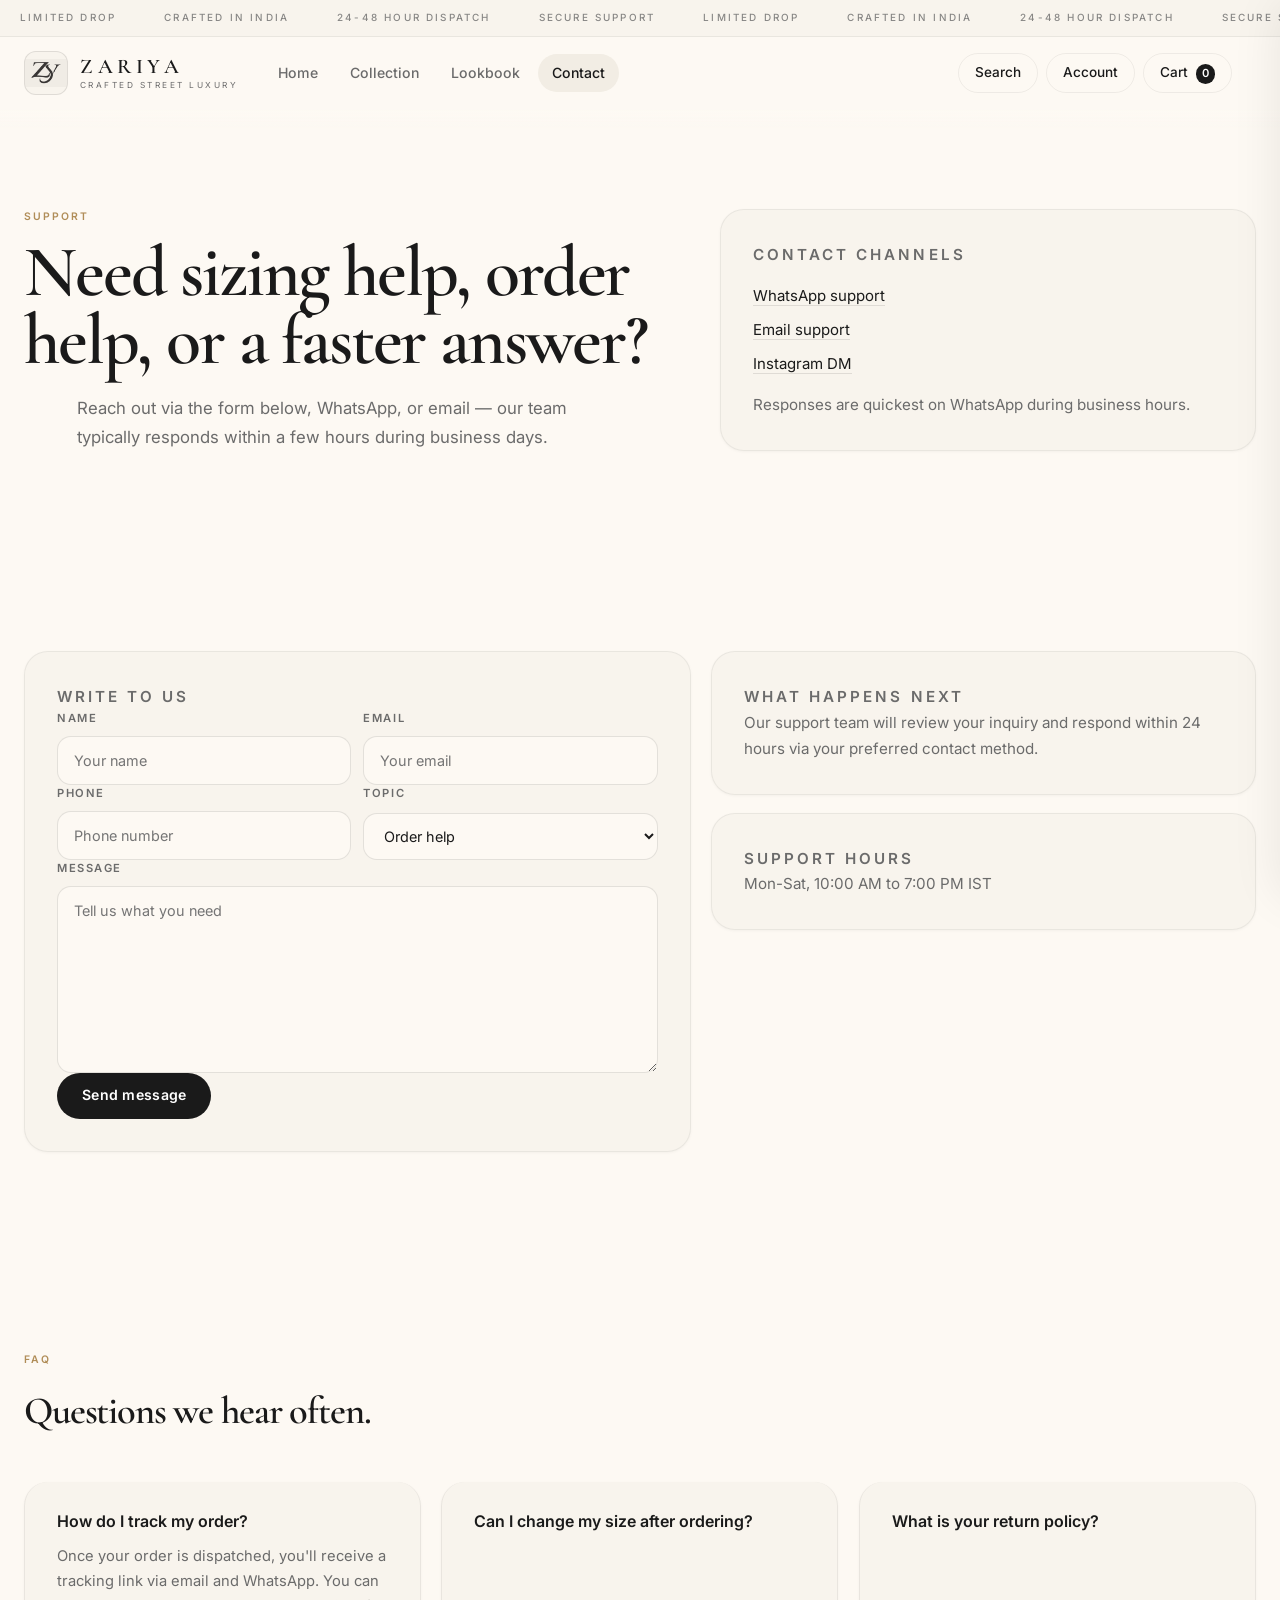
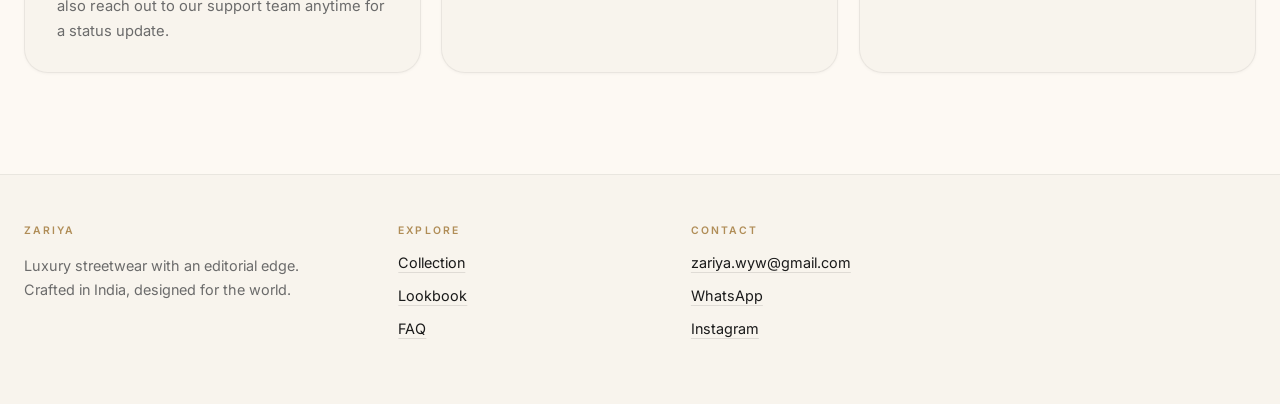
<file: website/static-clone/contact.html>
<!doctype html>
<html lang="en">
<head>
  <meta charset="UTF-8">
  <meta name="viewport" content="width=device-width, initial-scale=1.0">
  <title>Zariya | Contact</title>
  <link rel="stylesheet" href="styles.css">
</head>
<body data-page="contact">
  <header class="site-header">
    <div class="announcement-bar">
      <div class="marquee-track">
        <span>LIMITED DROP</span><span>CRAFTED IN INDIA</span><span>24-48 HOUR DISPATCH</span><span>SECURE SUPPORT</span><span>LIMITED DROP</span><span>CRAFTED IN INDIA</span><span>24-48 HOUR DISPATCH</span><span>SECURE SUPPORT</span>
      </div>
    </div>
    <div class="container header-row">
      <button class="menu-toggle" type="button" data-action="menu">Menu</button>
      <a class="logo" href="index.html" aria-label="Zariya home">
        <span class="logo-mark" aria-hidden="true"><img class="logo-monogram" src="images/logo.jpeg" alt=""></span>
        <span class="logo-word">
          <span class="logo-title">ZARIYA</span>
          <span class="logo-subtitle">crafted street luxury</span>
        </span>
      </a>
      <nav class="main-nav">
        <a href="index.html">Home</a>
        <a href="collection.html">Collection</a>
        <a href="index.html#lookbook">Lookbook</a>
        <a class="active" href="contact.html">Contact</a>
      </nav>
      <div class="header-actions">
        <button type="button" data-action="search">Search</button>
        <button type="button" data-action="account">Account</button>
        <button type="button" data-action="cart">Cart <span class="cart-count" data-cart-count>0</span></button>
      </div>
    </div>
  </header>

  <main>
    <section class="section contact-hero">
      <div class="container contact-hero-grid">
        <div class="reveal">
          <p class="eyebrow">Support</p>
          <h1>Need sizing help, order help, or a faster answer?</h1>
          <p class="hero-text">Reach out via the form below, WhatsApp, or email — our team typically responds within a few hours during business days.</p>
        </div>
        <article class="panel reveal">
          <p class="eyebrow">Contact channels</p>
          <div class="support-links" id="support">
            <a href="https://wa.me/916399008999" target="_blank" rel="noreferrer">WhatsApp support</a>
            <a href="mailto:zariya.wyw@gmail.com">Email support</a>
            <a href="https://www.instagram.com/zariya.wear/" target="_blank" rel="noreferrer">Instagram DM</a>
          </div>
          <p>Responses are quickest on WhatsApp during business hours.</p>
        </article>
      </div>
    </section>

    <section class="section">
      <div class="container contact-layout">
        <form class="contact-form panel reveal" data-contact-form>
          <p class="eyebrow">Write to us</p>
          <div class="field-grid">
            <label class="field"><span>Name</span><input type="text" name="name" placeholder="Your name" required></label>
            <label class="field"><span>Email</span><input type="email" name="email" placeholder="Your email" required></label>
          </div>
          <div class="field-grid">
            <label class="field"><span>Phone</span><input type="tel" name="phone" placeholder="Phone number"></label>
            <label class="field"><span>Topic</span><select name="topic"><option>Order help</option><option>Size advice</option><option>Returns</option><option>Press / collab</option></select></label>
          </div>
          <label class="field"><span>Message</span><textarea name="message" rows="7" placeholder="Tell us what you need" required></textarea></label>
          <button class="button button-solid" type="submit">Send message</button>
        </form>
        <aside class="contact-side reveal">
          <article class="panel">
            <p class="eyebrow">What happens next</p>
            <p>Our support team will review your inquiry and respond within 24 hours via your preferred contact method.</p>
          </article>
          <article class="panel">
            <p class="eyebrow">Support hours</p>
            <p>Mon-Sat, 10:00 AM to 7:00 PM IST</p>
          </article>
        </aside>
      </div>
    </section>



    <section class="section" id="faq">
      <div class="container section-head">
        <div>
          <p class="eyebrow">FAQ</p>
          <h2>Questions we hear often.</h2>
        </div>
      </div>
      <div class="container faq-grid">
        <details class="panel reveal" open>
          <summary>How do I track my order?</summary>
          <p>Once your order is dispatched, you'll receive a tracking link via email and WhatsApp. You can also reach out to our support team anytime for a status update.</p>
        </details>
        <details class="panel reveal">
          <summary>Can I change my size after ordering?</summary>
          <p>Yes — contact us within 12 hours of placing your order and we'll arrange a size swap at no extra cost. Reach out via WhatsApp for the fastest response.</p>
        </details>
        <details class="panel reveal">
          <summary>What is your return policy?</summary>
          <p>We accept exchanges within 7 days of delivery for unworn items in original packaging. Contact our support team to initiate the process.</p>
        </details>
      </div>
    </section>
  </main>

  <footer class="site-footer">
    <div class="container footer-grid">
      <div>
        <p class="eyebrow">Zariya</p>
        <p class="footer-copy">Luxury streetwear with an editorial edge. Crafted in India, designed for the world.</p>
      </div>
      <div>
        <p class="eyebrow">Explore</p>
        <div class="footer-links">
          <a href="collection.html">Collection</a>
          <a href="index.html#lookbook">Lookbook</a>
          <a href="contact.html#faq">FAQ</a>
        </div>
      </div>
      <div>
        <p class="eyebrow">Contact</p>
        <div class="footer-links">
          <a href="mailto:zariya.wyw@gmail.com">zariya.wyw@gmail.com</a>
          <a href="https://wa.me/916399008999" target="_blank" rel="noreferrer">WhatsApp</a>
          <a href="https://www.instagram.com/zariya.wear/" target="_blank" rel="noreferrer">Instagram</a>
        </div>
      </div>

    </div>
  </footer>

  <script src="data.js?v=2"></script>
  <script src="app.js?v=2"></script>
</body>
</html>
</file>
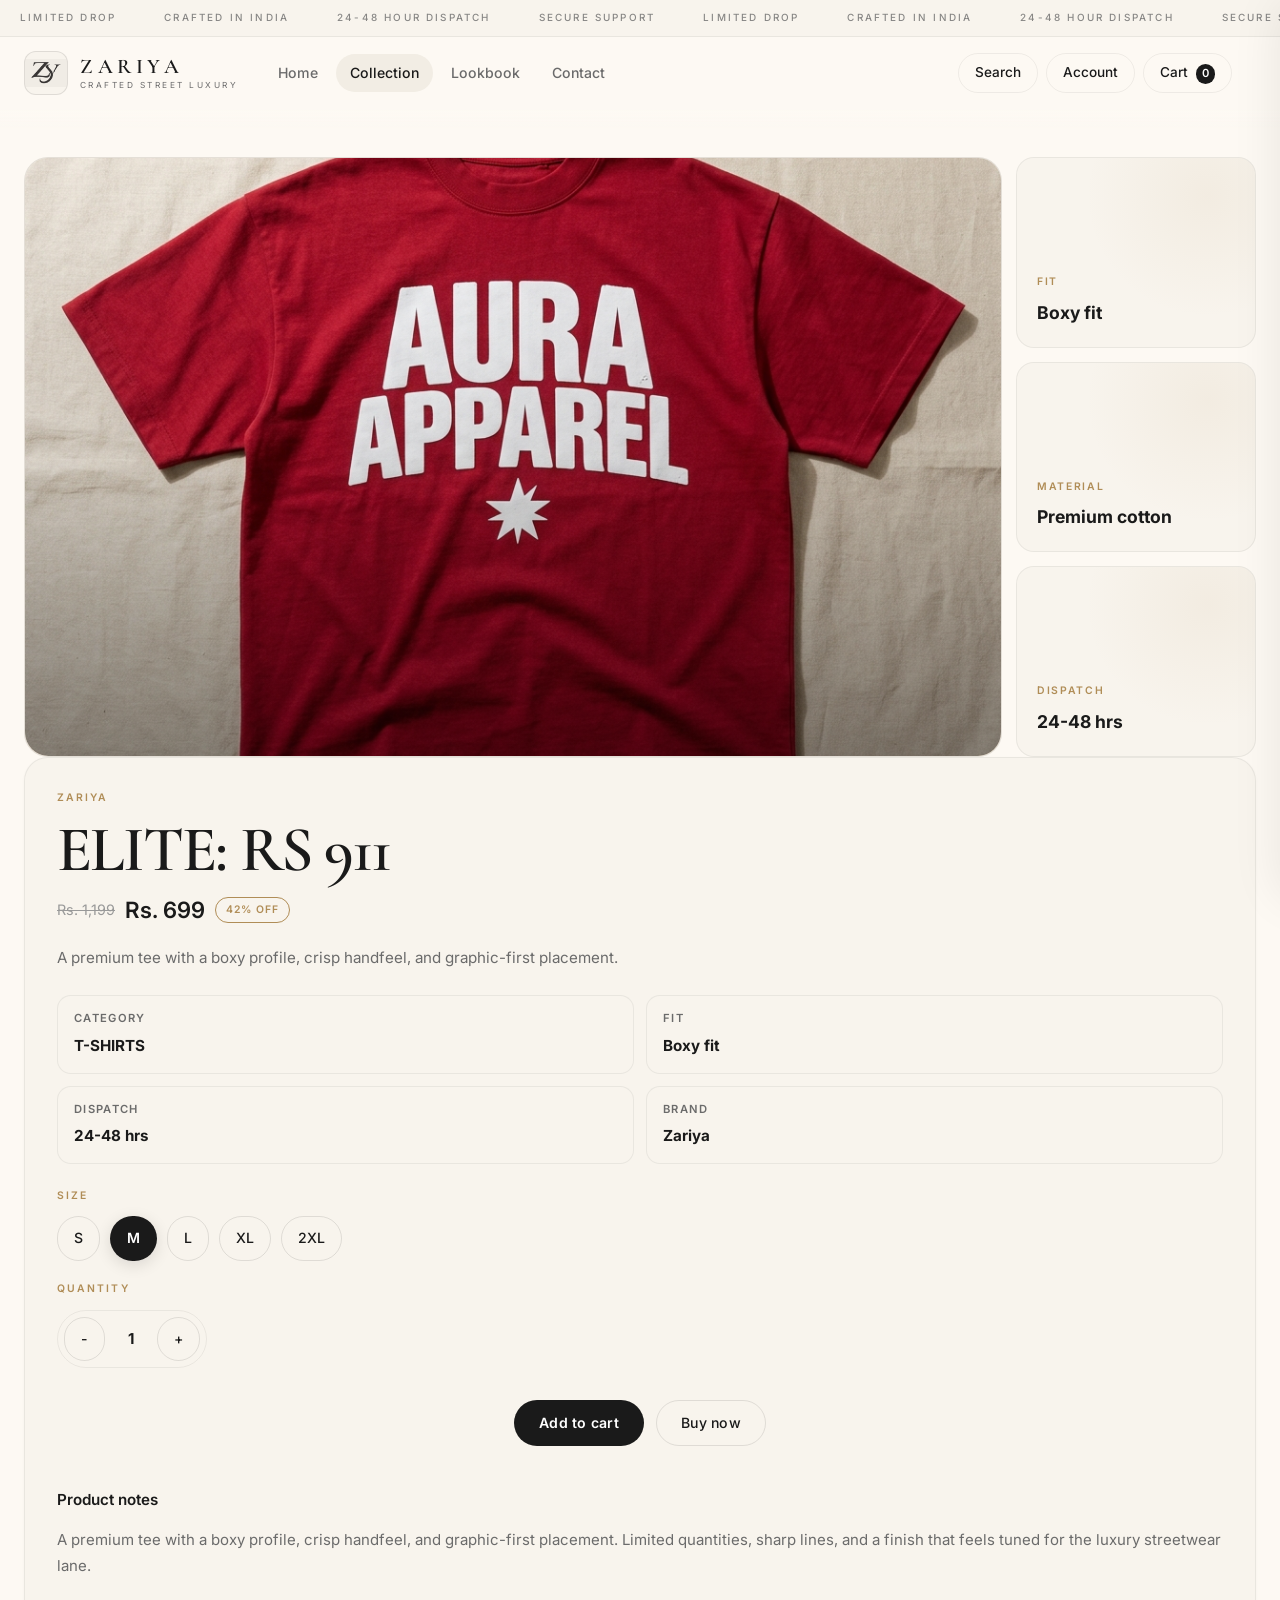
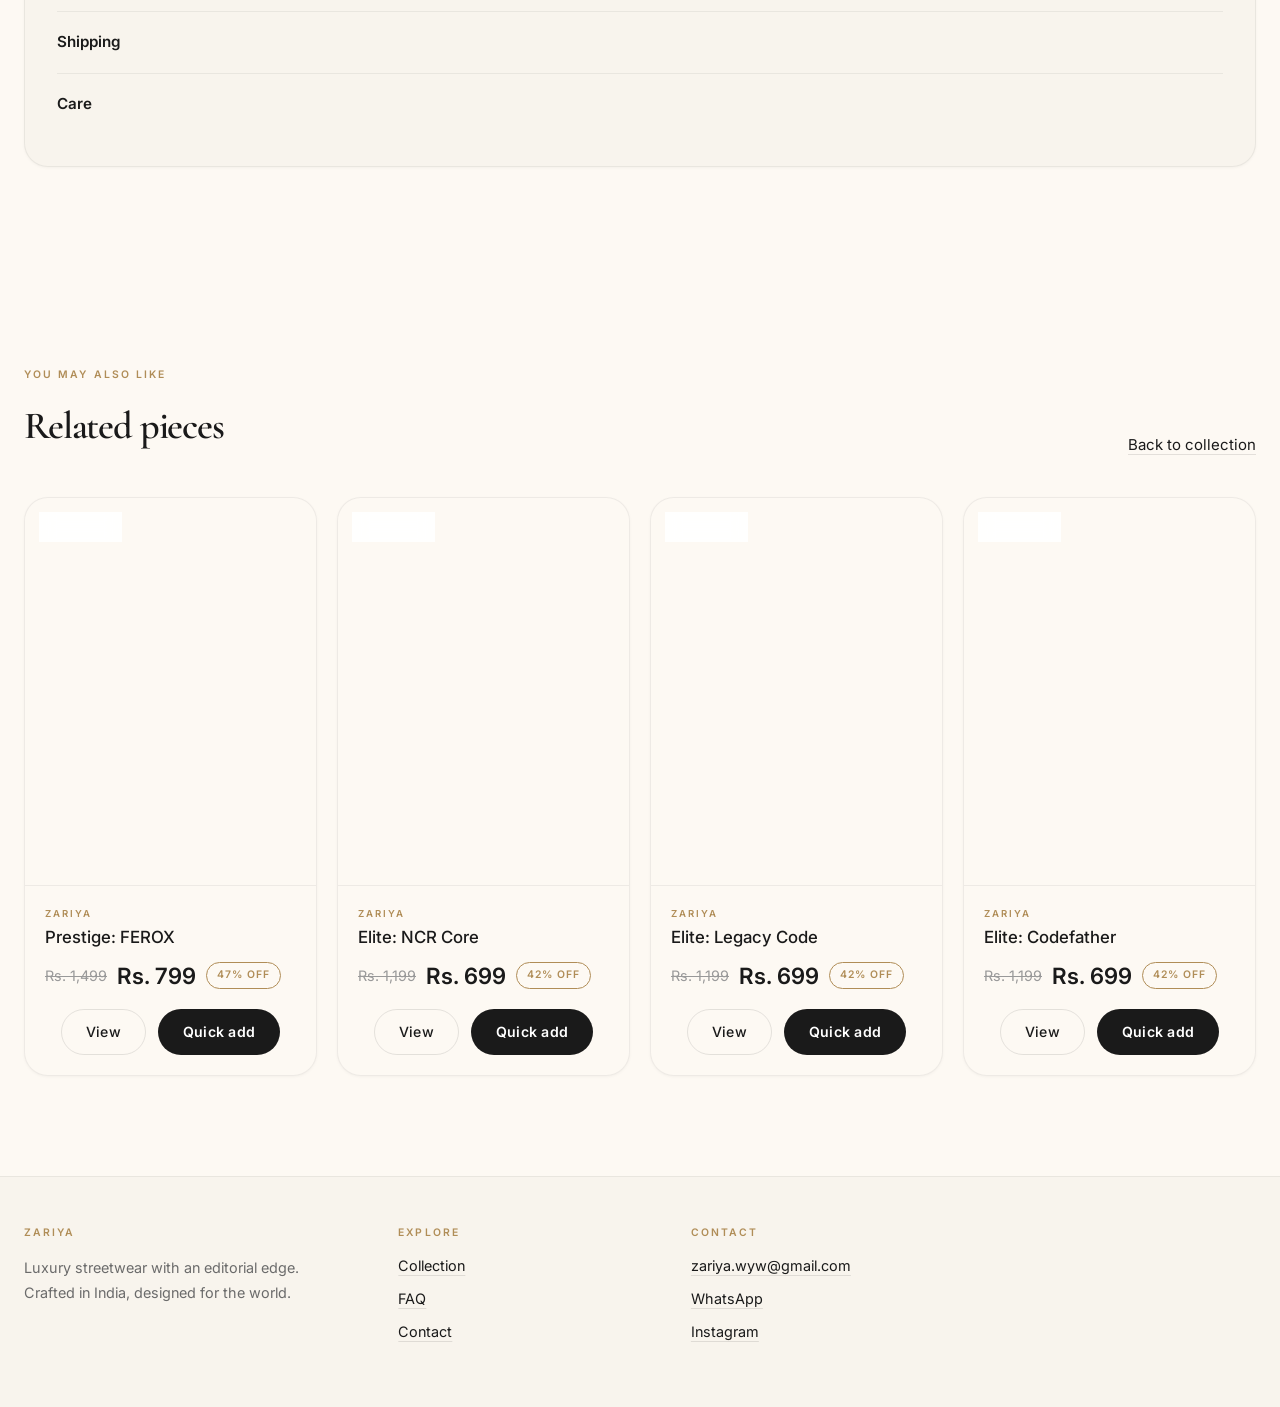
<file: website/static-clone/product.html>
<!doctype html>
<html lang="en">
<head>
  <meta charset="UTF-8">
  <meta name="viewport" content="width=device-width, initial-scale=1.0">
  <title>Zariya | Product</title>
  <link rel="stylesheet" href="styles.css">
</head>
<body data-page="product">
  <header class="site-header">
    <div class="announcement-bar">
      <div class="marquee-track">
        <span>LIMITED DROP</span><span>CRAFTED IN INDIA</span><span>24-48 HOUR DISPATCH</span><span>SECURE SUPPORT</span><span>LIMITED DROP</span><span>CRAFTED IN INDIA</span><span>24-48 HOUR DISPATCH</span><span>SECURE SUPPORT</span>
      </div>
    </div>
    <div class="container header-row">
      <button class="menu-toggle" type="button" data-action="menu">Menu</button>
      <a class="logo" href="index.html" aria-label="Zariya home">
        <span class="logo-mark" aria-hidden="true"><img class="logo-monogram" src="images/logo.jpeg" alt=""></span>
        <span class="logo-word">
          <span class="logo-title">ZARIYA</span>
          <span class="logo-subtitle">crafted street luxury</span>
        </span>
      </a>
      <nav class="main-nav">
        <a href="index.html">Home</a>
        <a class="active" href="collection.html">Collection</a>
        <a href="index.html#lookbook">Lookbook</a>
        <a href="contact.html">Contact</a>
      </nav>
      <div class="header-actions">
        <button type="button" data-action="search">Search</button>
        <button type="button" data-action="account">Account</button>
        <button type="button" data-action="cart">Cart <span class="cart-count" data-cart-count>0</span></button>
      </div>
    </div>
  </header>

  <main>
    <section class="section product-hero">
      <div class="container product-layout">
        <div class="product-gallery reveal">
          <div class="product-gallery-main" id="product-gallery-main"></div>
          <div class="product-gallery-stack" id="product-gallery-stack"></div>
        </div>
        <article class="product-summary reveal">
          <p class="eyebrow" id="product-vendor">ZARIYA</p>
          <h1 id="product-title">Product</h1>
          <div class="price-row">
            <span class="old-price" id="product-compare"></span>
            <span class="price" id="product-price"></span>
            <span class="badge" id="product-badge"></span>
          </div>
          <p class="product-copy" id="product-desc"></p>

          <div class="meta-grid">
            <div><span>Category</span><strong id="product-category">-</strong></div>
            <div><span>Fit</span><strong id="product-fit">-</strong></div>
            <div><span>Dispatch</span><strong>24-48 hrs</strong></div>
            <div><span>Brand</span><strong>Zariya</strong></div>
          </div>

          <div>
            <p class="eyebrow">Size</p>
            <div id="size-options" class="size-options"></div>
          </div>

          <div class="quantity-row">
            <p class="eyebrow">Quantity</p>
            <div class="quantity-control">
              <button type="button" data-action="quantity-minus">-</button>
              <strong id="quantity-value">1</strong>
              <button type="button" data-action="quantity-plus">+</button>
            </div>
          </div>

          <div class="action-row">
            <button class="button button-solid" type="button" data-action="add-to-cart" data-add-context="product">Add to cart</button>
            <button class="button button-ghost" type="button" data-action="buy-now">Buy now</button>
          </div>

          <div class="product-details">
            <details open>
              <summary>Product notes</summary>
              <p id="product-notes"></p>
            </details>
            <details>
              <summary>Shipping</summary>
              <p>Orders are dispatched within 24-48 hours with full tracking. Free standard shipping across India. Express options available at checkout.</p>
            </details>
            <details>
              <summary>Care</summary>
              <p>Wash cold, dry flat, and avoid high heat to preserve the finish and print integrity.</p>
            </details>
          </div>
        </article>
      </div>
    </section>

    <section class="section">
      <div class="container section-head">
        <div>
          <p class="eyebrow">You may also like</p>
          <h2>Related pieces</h2>
        </div>
        <a class="text-link" href="collection.html">Back to collection</a>
      </div>
      <div class="container">
        <div id="related-grid" class="product-grid"></div>
      </div>
    </section>
  </main>

  <footer class="site-footer">
    <div class="container footer-grid">
      <div>
        <p class="eyebrow">Zariya</p>
        <p class="footer-copy">Luxury streetwear with an editorial edge. Crafted in India, designed for the world.</p>
      </div>
      <div>
        <p class="eyebrow">Explore</p>
        <div class="footer-links">
          <a href="collection.html">Collection</a>
          <a href="contact.html#faq">FAQ</a>
          <a href="contact.html">Contact</a>
        </div>
      </div>
      <div>
        <p class="eyebrow">Contact</p>
        <div class="footer-links">
          <a href="mailto:zariya.wyw@gmail.com">zariya.wyw@gmail.com</a>
          <a href="https://wa.me/916399008999" target="_blank" rel="noreferrer">WhatsApp</a>
          <a href="https://www.instagram.com/zariya.wear/" target="_blank" rel="noreferrer">Instagram</a>
        </div>
      </div>

    </div>
  </footer>

  <script src="data.js?v=2"></script>
  <script src="app.js?v=2"></script>
</body>
</html>
</file>
<file: games/style.css>
:root {
  --bg-0: #071b24;
  --bg-1: #0d2732;
  --panel: rgba(8, 25, 34, 0.9);
  --line: rgba(121, 201, 255, 0.24);
  --text: #e7f8ff;
  --muted: #9ec8d8;
  --good: #57ffb1;
  --bad: #ff6b6b;
  --brand: #32d3ff;
  --brand-2: #00ffa8;
}

* {
  box-sizing: border-box;
}

body {
  margin: 0;
  min-height: 100vh;
  font-family: "Space Grotesk", sans-serif;
  color: var(--text);
  background:
    radial-gradient(1200px 700px at 15% -20%, rgba(50, 211, 255, 0.2), transparent 70%),
    radial-gradient(900px 500px at 100% 100%, rgba(0, 255, 168, 0.18), transparent 72%),
    linear-gradient(155deg, var(--bg-0), var(--bg-1));
  display: grid;
  place-items: center;
  padding: 24px;
}

.bg-orb {
  position: fixed;
  border-radius: 50%;
  filter: blur(18px);
  z-index: -1;
  animation: drift 8s ease-in-out infinite alternate;
}

.orb-a {
  width: 180px;
  height: 180px;
  background: rgba(45, 202, 255, 0.25);
  top: 8%;
  left: 6%;
}

.orb-b {
  width: 220px;
  height: 220px;
  background: rgba(0, 255, 168, 0.2);
  right: 8%;
  bottom: 6%;
  animation-delay: 1.5s;
}

.app {
  width: min(1080px, 100%);
  display: grid;
  grid-template-columns: 270px 1fr 290px;
  gap: 18px;
  animation: reveal 700ms ease;
}

.panel {
  border: 1px solid var(--line);
  border-radius: 18px;
  background: var(--panel);
  backdrop-filter: blur(10px);
  box-shadow: 0 12px 45px rgba(0, 0, 0, 0.35);
}

.brand-wrap {
  grid-column: 1 / -1;
  display: flex;
  align-items: baseline;
  justify-content: space-between;
  padding: 4px 2px;
}

.logo {
  display: inline-flex;
  align-items: center;
  gap: 0;
}

.logo-mark {
  width: 40px;
  height: 40px;
  border-radius: 12px;
  display: grid;
  place-items: center;
  background: linear-gradient(150deg, var(--brand), var(--brand-2));
  color: #03212f;
  font-family: "Exo 2", sans-serif;
  font-size: 1.25rem;
  font-weight: 800;
  margin-right: 12px;
}

.logo-text {
  text-transform: lowercase;
  letter-spacing: 0.03em;
  font-family: "Exo 2", sans-serif;
  font-weight: 800;
  font-size: clamp(1.3rem, 2.5vw, 2.1rem);
}

.logo-stake-img {
  height: clamp(24px, 3.8vw, 40px);
  width: auto;
  margin-left: 0;
  object-fit: contain;
  display: block;
}

.subtitle {
  margin: 0;
  color: var(--muted);
}

.controls {
  padding: 18px;
  display: grid;
  align-content: start;
  gap: 12px;
}

label,
.k {
  color: var(--muted);
  font-size: 0.9rem;
  margin: 0;
}

.amount-row {
  display: flex;
  align-items: center;
  border: 1px solid var(--line);
  border-radius: 12px;
  overflow: hidden;
  background: rgba(4, 18, 25, 0.7);
}

.currency {
  padding: 0 12px;
  font-weight: 700;
  color: var(--brand);
}

input {
  width: 100%;
  border: none;
  outline: none;
  padding: 12px 10px;
  color: var(--text);
  background: transparent;
  font-size: 1rem;
}

button {
  border: none;
  border-radius: 12px;
  padding: 12px;
  font: inherit;
  font-weight: 700;
  cursor: pointer;
  color: #03222f;
  background: linear-gradient(120deg, var(--brand), var(--brand-2));
  transition: transform 140ms ease, filter 140ms ease;
}

button:hover {
  transform: translateY(-1px);
  filter: brightness(1.03);
}

button.secondary {
  color: var(--text);
  background: linear-gradient(140deg, #1d4e63, #2a6f88);
  border: 1px solid rgba(121, 201, 255, 0.35);
}

button:disabled {
  cursor: not-allowed;
  opacity: 0.6;
  transform: none;
  filter: none;
}

.status {
  min-height: 42px;
  margin: 0;
  line-height: 1.4;
}

.board-panel {
  padding: 18px;
}

.board-header {
  display: flex;
  justify-content: space-between;
  align-items: center;
}

h1,
h2 {
  margin: 0;
  font-family: "Exo 2", sans-serif;
  letter-spacing: 0.03em;
}

.pill {
  font-size: 0.8rem;
  border: 1px solid var(--line);
  border-radius: 999px;
  padding: 4px 10px;
  color: var(--muted);
}

.board {
  margin-top: 16px;
  display: grid;
  grid-template-columns: repeat(5, minmax(50px, 1fr));
  gap: 10px;
}

.tile {
  aspect-ratio: 1 / 1;
  border: 1px solid rgba(121, 201, 255, 0.35);
  border-radius: 14px;
  background:
    linear-gradient(145deg, rgba(15, 46, 60, 0.9), rgba(9, 33, 44, 0.95));
  color: var(--text);
  font-size: 1.3rem;
  font-weight: 700;
  display: grid;
  place-items: center;
  cursor: pointer;
  transition: transform 120ms ease, border-color 120ms ease;
}

.tile:hover:not(.revealed):not(.locked) {
  transform: translateY(-2px);
  border-color: var(--brand);
}

.tile.revealed.gem {
  background: linear-gradient(145deg, rgba(0, 255, 168, 0.3), rgba(18, 65, 49, 0.95));
  color: var(--good);
}

.tile.revealed.mine {
  background: linear-gradient(145deg, rgba(255, 107, 107, 0.3), rgba(71, 23, 23, 0.95));
  color: var(--bad);
}

.tile.locked {
  cursor: not-allowed;
  opacity: 0.9;
}

.stats {
  padding: 18px;
}

.stats-grid {
  margin-top: 12px;
  display: grid;
  gap: 10px;
}

.v {
  margin: 2px 0 0;
  font-size: 1.1rem;
  font-weight: 700;
}

.highlight {
  color: var(--good);
}

@keyframes reveal {
  from {
    opacity: 0;
    transform: translateY(7px);
  }
  to {
    opacity: 1;
    transform: translateY(0);
  }
}

@keyframes drift {
  from {
    transform: translateY(0) translateX(0);
  }
  to {
    transform: translateY(-18px) translateX(20px);
  }
}

@media (max-width: 960px) {
  .app {
    grid-template-columns: 1fr;
  }

  .brand-wrap {
    flex-direction: column;
    gap: 6px;
  }
}
</file>
<file: website/static-clone/styles.css>
@import url('https://fonts.googleapis.com/css2?family=Cormorant+Garamond:wght@400;500;600;700&family=Inter:wght@300;400;500;600&family=Montserrat:wght@400;500;600;700;800&display=swap');

/* ===== DESIGN TOKENS ===== */
:root {
  --bg: #fdf9f3;
  --bg-soft: #f8f4ed;
  --panel: #f2ede4;
  --panel-2: #ebe6dc;
  --line: rgba(0, 0, 0, 0.06);
  --line-strong: rgba(0, 0, 0, 0.10);
  --text: #1a1a1a;
  --text-secondary: #2d2d2d;
  --muted: #6b6b6b;
  --muted-2: #999999;
  --accent: #b08d57;
  --accent-2: #8c6d3f;
  --accent-light: rgba(176, 141, 87, 0.08);
  --paper: #1a1a1a;
  --shadow-sm: 0 1px 3px rgba(0, 0, 0, 0.04);
  --shadow: 0 8px 32px rgba(0, 0, 0, 0.06);
  --shadow-lg: 0 24px 64px rgba(0, 0, 0, 0.08);
  --radius-xl: 24px;
  --radius-lg: 18px;
  --radius-md: 14px;
  --radius-sm: 10px;
  --radius-pill: 999px;
  --ease-out: cubic-bezier(0.16, 1, 0.3, 1);
  --ease-bounce: cubic-bezier(0.34, 1.56, 0.64, 1);
}

/* ===== RESET ===== */
*, *::before, *::after { box-sizing: border-box; }

html {
  scroll-behavior: smooth;
  scroll-padding-top: 100px;
  -webkit-font-smoothing: antialiased;
  -moz-osx-font-smoothing: grayscale;
}

body {
  margin: 0;
  color: var(--text);
  font-family: 'Inter', -apple-system, BlinkMacSystemFont, 'Segoe UI', sans-serif;
  font-weight: 400;
  font-size: 15px;
  line-height: 1.6;
  background: var(--bg);
  min-height: 100vh;
  overflow-x: hidden;
}

body.modal-open,
body.menu-open {
  overflow: hidden;
}

a {
  color: inherit;
  text-decoration: none;
}

button, input, select, textarea {
  font: inherit;
}

button {
  cursor: pointer;
}

img {
  max-width: 100%;
  display: block;
}

/* ===== LAYOUT ===== */
.container {
  width: min(1400px, calc(100% - clamp(32px, 5vw, 48px)));
  margin: 0 auto;
}

.section {
  padding: clamp(60px, 8vw, 100px) 0;
}

.section-tight {
  padding: 28px 0;
}

.section-head {
  display: flex;
  justify-content: space-between;
  align-items: end;
  gap: 20px;
  margin-bottom: 40px;
}

/* ===== TYPOGRAPHY ===== */
.section-head h2,
.panel h2,
.campaign-card h2,
.editorial-card h3,
.store-card h3,
.product-summary h1,
.hero-copy h1,
.collection-hero h1,
.contact-hero h1 {
  font-family: 'Cormorant Garamond', Georgia, serif;
  letter-spacing: -0.03em;
  color: var(--text);
  font-weight: 600;
}

.section-head h2 {
  margin: 0;
  font-size: clamp(1.8rem, 3vw, 2.8rem);
}

.eyebrow {
  margin: 0 0 12px;
  color: var(--accent);
  text-transform: uppercase;
  letter-spacing: 0.2em;
  font-size: 0.65rem;
  font-weight: 600;
}

.muted {
  color: var(--muted);
}

.text-link {
  color: var(--text);
  text-decoration: underline;
  text-underline-offset: 4px;
  text-decoration-color: var(--line-strong);
  transition: text-decoration-color 0.3s ease;
}

.text-link:hover {
  text-decoration-color: var(--accent);
}

/* ===== HEADER ===== */
.site-header {
  position: sticky;
  top: 0;
  z-index: 50;
  background: var(--bg);
  border-bottom: none;
}

.site-header::after {
  content: '';
  position: absolute;
  bottom: -20px;
  left: 0;
  right: 0;
  height: 20px;
  background: linear-gradient(to bottom, var(--bg), transparent);
  pointer-events: none;
  z-index: 49;
}

.announcement-bar {
  border-bottom: 1px solid var(--line);
  overflow: hidden;
  background: var(--bg-soft);
}

.marquee-track {
  display: inline-flex;
  gap: 48px;
  min-width: max-content;
  padding: 10px 20px;
  text-transform: uppercase;
  letter-spacing: 0.22em;
  font-size: 0.62rem;
  font-weight: 500;
  color: var(--muted);
  animation: marquee 28s linear infinite;
}

.marquee-track span {
  opacity: 0.8;
  white-space: nowrap;
}

.marquee-track-dark {
  color: var(--text-secondary);
}

.header-row {
  min-height: 72px;
  display: grid;
  grid-template-columns: auto auto minmax(0, 1fr) auto;
  align-items: center;
  gap: 24px;
}

/* ===== LOGO ===== */
.logo {
  display: inline-flex;
  align-items: center;
  gap: 12px;
  padding: 8px 2px 8px 0;
  min-width: 0;
  justify-self: start;
  transition: opacity 0.3s ease;
}

.logo:hover {
  opacity: 0.7;
}

.logo-mark {
  position: relative;
  width: 44px;
  height: 44px;
  border-radius: 12px;
  border: 1px solid var(--line-strong);
  background: var(--bg-soft);
  overflow: hidden;
  flex: 0 0 auto;
  transition: transform 0.4s var(--ease-bounce);
}

.logo-mark::before { content: none; }
.logo-mark::after { content: none; }

.logo-monogram {
  width: 100%;
  height: 100%;
  object-fit: contain;
  display: block;
  mix-blend-mode: multiply;
}

.logo-word {
  display: grid;
  line-height: 1;
  gap: 3px;
}

.logo-title {
  font-family: 'Cormorant Garamond', Georgia, serif;
  font-size: 1.3rem;
  letter-spacing: 0.22em;
  text-transform: uppercase;
  color: var(--text);
  font-weight: 600;
}

.logo-subtitle {
  font-size: 0.52rem;
  letter-spacing: 0.3em;
  text-transform: uppercase;
  color: var(--muted);
  white-space: nowrap;
}

.logo:hover .logo-mark {
  transform: rotate(3deg) scale(1.04);
}

/* ===== NAVIGATION ===== */
.main-nav {
  display: flex;
  flex-wrap: wrap;
  gap: 4px;
}

.main-nav a {
  color: var(--muted);
  transition: all 0.3s ease;
  padding: 8px 14px;
  border-radius: var(--radius-pill);
  font-size: 0.88rem;
  font-weight: 500;
}

.main-nav a:hover {
  color: var(--text);
  background: var(--panel);
}

.main-nav a.active {
  color: var(--text);
  background: var(--panel);
}

.header-actions {
  display: flex;
  align-items: center;
  gap: 8px;
  flex-wrap: wrap;
  justify-self: end;
  margin-left: auto;
}

.header-actions button,
.menu-toggle {
  border: 1px solid var(--line);
  background: transparent;
  color: var(--text);
  border-radius: var(--radius-pill);
  padding: 8px 16px;
  font-size: 0.85rem;
  font-weight: 500;
  transition: all 0.3s ease;
}

.header-actions button:hover,
.menu-toggle:hover {
  background: var(--panel);
  border-color: var(--line-strong);
}

.menu-toggle {
  display: none;
}

.cart-count {
  display: inline-flex;
  align-items: center;
  justify-content: center;
  min-width: 1.2rem;
  height: 1.2rem;
  margin-left: 4px;
  border-radius: 999px;
  background: var(--text);
  color: #fff;
  font-size: 0.7rem;
  font-weight: 600;
}

/* ===== HERO ===== */
.hero {
  padding-top: 80px;
  padding-bottom: 40px;
}

.hero-grid {
  display: grid;
  grid-template-columns: 1fr;
  gap: 48px;
  align-items: center;
  text-align: center;
  max-width: 800px;
  margin: 0 auto;
}

.hero-copy,
.hero-visual,
.collection-hero-grid > *,
.contact-hero-grid > * {
  min-width: 0;
}

.hero-copy h1,
.collection-hero h1,
.contact-hero h1 {
  margin: 0;
  font-size: clamp(3rem, 7vw, 5.5rem);
  line-height: 0.95;
  text-wrap: balance;
}

.hero-text {
  max-width: 50ch;
  font-size: 1.05rem;
  line-height: 1.7;
  color: var(--muted);
  margin: 20px auto 0;
}

.hero-actions,
.inline-actions,
.action-row,
.card-actions {
  display: flex;
  flex-wrap: wrap;
  gap: 12px;
  margin-top: 32px;
  justify-content: center;
}

.hero-visual {
  display: none;
}

/* ===== HERO SLIDESHOW ===== */
.hero-slideshow {
  position: relative;
  overflow: hidden;
  min-height: 85vh;
  display: flex;
  align-items: center;
}

.hero-slides {
  position: absolute;
  inset: 0;
  z-index: 0;
}

.hero-slide {
  position: absolute;
  inset: 0;
  background-size: cover;
  background-position: center top;
  opacity: 0;
  transition: opacity 1.5s ease-in-out;
  will-change: opacity;
}

.hero-slide.is-active {
  opacity: 1;
}

.hero-overlay {
  position: absolute;
  inset: 0;
  z-index: 1;
  background: linear-gradient(
    90deg,
    rgba(253, 249, 243, 0.95) 0%,
    rgba(253, 249, 243, 0.6) 40%,
    rgba(253, 249, 243, 0.1) 100%
  );
  backdrop-filter: blur(1px);
}

.hero-slideshow .container {
  position: relative;
  z-index: 2;
}

.hero-slideshow .hero-copy {
  text-align: left;
  max-width: 640px;
}

.hero-slideshow .hero-actions {
  justify-content: flex-start;
}

.hero-slideshow .hero-text {
  margin: 20px 0 0;
}

/* ===== MARQUEE ===== */
.marquee {
  border-top: 1px solid var(--line);
  border-bottom: 1px solid var(--line);
  overflow: hidden;
  background: var(--bg-soft);
}

/* Hide the marquee banner under the hero on home page */
[data-page="home"] main > .marquee {
  display: none;
}

/* ===== CARDS ===== */
.campaign-card,
.panel,
.editorial-card,
.store-card,
.product-card,
.filter-panel,
.product-summary,
.contact-form,
.contact-side .panel,
.faq-panel,
.modal-card,
.side-drawer,
.mobile-menu-inner,
.collection-hero-panel {
  border: 1px solid var(--line);
  border-radius: var(--radius-xl);
  background: var(--bg-soft);
  box-shadow: var(--shadow-sm);
}

.campaign-card {
  padding: 32px;
  min-height: 100%;
  position: relative;
  overflow: hidden;
  background: var(--bg-soft);
}

.campaign-card::before {
  content: '';
  position: absolute;
  inset: 0;
  background: radial-gradient(circle at 80% 0%, var(--accent-light), transparent 60%);
  pointer-events: none;
}

.campaign-card-large {
  min-height: 280px;
  display: flex;
  flex-direction: column;
  justify-content: space-between;
}

.campaign-card-large h2 {
  margin: 0;
  font-size: clamp(1.8rem, 3vw, 3rem);
  line-height: 1;
}

.campaign-card p,
.campaign-card span,
.campaign-card strong,
.campaign-card h2 {
  position: relative;
  z-index: 1;
}

.campaign-card-small {
  min-height: 160px;
  display: flex;
  flex-direction: column;
  justify-content: end;
}

.campaign-card-small span {
  color: var(--accent);
  letter-spacing: 0.3em;
  font-size: 0.7rem;
  font-weight: 600;
}

.campaign-card-small strong {
  display: block;
  margin: 12px 0 6px;
  font-size: 1.2rem;
}

.campaign-card-small p {
  color: var(--muted);
  margin: 0;
  line-height: 1.6;
  font-size: 0.9rem;
}

.campaign-card-small.alt::before {
  background: radial-gradient(circle at 20% 80%, var(--accent-light), transparent 50%);
}

/* ===== EDITORIAL ===== */
.editorial-grid,
.split-grid,
.contact-layout,
.location-grid,
.faq-grid {
  display: grid;
  gap: 20px;
}

.editorial-grid {
  grid-template-columns: repeat(3, minmax(0, 1fr));
}

.editorial-card,
.store-card,
.panel,
.contact-form,
.contact-side .panel,
.collection-hero-panel,
.filter-panel {
  padding: 32px;
}

.filter-panel .eyebrow {
  font-size: 0.6rem;
}

.filter-panel .filter-stack {
  display: grid;
  gap: 8px;
}

.editorial-card h3,
.store-card h3,
.panel h2 {
  margin: 0 0 12px;
  font-size: 1.8rem;
  line-height: 1;
}

.editorial-card p,
.store-card p,
.panel p {
  margin: 0;
  color: var(--muted);
  line-height: 1.7;
  font-size: 0.95rem;
}

.editorial-card {
  background: var(--bg-soft);
  transition: transform 0.5s var(--ease-out), box-shadow 0.5s var(--ease-out);
}

.editorial-card:hover {
  transform: translateY(-4px) !important;
  box-shadow: var(--shadow-lg);
}

/* ===== SPLIT / FAQ ===== */
.split-grid {
  grid-template-columns: minmax(0, 1fr) minmax(0, 1fr);
}

.faq-panel details,
.product-details details {
  padding: 18px 0;
  border-top: 1px solid var(--line);
}

.faq-panel details:first-of-type,
.product-details details:first-of-type {
  border-top: 0;
}

/* FAQ grid items on the contact page - each is a standalone panel */
.faq-grid details.panel {
  padding: 28px 32px;
  border-top: none;
}

.faq-grid details.panel summary {
  font-size: 1rem;
  line-height: 1.4;
  margin-bottom: 0;
}

.faq-grid details[open].panel summary {
  margin-bottom: 12px;
}

.faq-grid details.panel p {
  margin: 0;
  color: var(--muted);
  line-height: 1.7;
  font-size: 0.92rem;
}

summary {
  list-style: none;
  cursor: pointer;
  font-weight: 600;
  font-size: 0.95rem;
  transition: color 0.3s ease;
}

summary:hover {
  color: var(--accent);
}

summary::-webkit-details-marker {
  display: none;
}

.faq-panel p,
.product-details p,
.faq-grid p {
  color: var(--muted);
  line-height: 1.7;
}

/* ===== BUTTONS ===== */
.button {
  position: relative;
  display: inline-flex;
  align-items: center;
  justify-content: center;
  gap: 8px;
  min-height: 46px;
  border-radius: var(--radius-pill);
  padding: 0 24px;
  border: 1px solid var(--line-strong);
  background: transparent;
  color: var(--text);
  font-weight: 500;
  font-size: 0.88rem;
  letter-spacing: 0.02em;
  transition: all 0.3s var(--ease-out);
  overflow: hidden;
}

.button::before {
  content: none;
}

.button:hover:not(:active) {
  transform: translateY(-1px);
  box-shadow: var(--shadow);
}

.button:active {
  transform: translateY(0);
}

.button-solid {
  background: var(--text);
  border-color: transparent;
  color: #fff;
  font-weight: 600;
}

.button-solid:hover:not(:active) {
  background: var(--text-secondary);
  box-shadow: 0 8px 24px rgba(0, 0, 0, 0.15);
}

.button-ghost {
  background: transparent;
}

.button-ghost:hover:not(:active) {
  background: var(--panel);
  border-color: var(--line-strong);
}

.product-grid {
  display: grid;
  grid-template-columns: repeat(4, minmax(0, 1fr));
  gap: 20px;
}

/* Home Page Product Slider */
[data-page="home"] .slider-wrapper {
  position: relative;
}

[data-page="home"] .product-grid {
  display: flex;
  overflow-x: auto;
  overflow-y: hidden;
  scroll-snap-type: x mandatory;
  scroll-behavior: smooth;
  padding-bottom: 24px;
  -webkit-overflow-scrolling: touch;
  gap: 20px;
  scrollbar-width: thin;
}

/* Slider Arrow Buttons */
.slider-arrow {
  position: absolute;
  top: 50%;
  transform: translateY(calc(-50% - 12px)); /* Offset for scrollbar */
  z-index: 10;
  display: flex;
  align-items: center;
  justify-content: center;
  width: 48px;
  height: 48px;
  border: 1px solid var(--line-strong);
  border-radius: 50%;
  background: var(--bg);
  color: var(--text);
  cursor: pointer;
  transition: all 0.3s var(--ease-out);
  box-shadow: var(--shadow);
}

.slider-arrow:hover {
  background: var(--text);
  color: var(--bg);
  border-color: var(--text);
  transform: translateY(calc(-50% - 12px)) scale(1.08);
  box-shadow: var(--shadow-lg);
}

.slider-arrow:active {
  transform: translateY(calc(-50% - 12px)) scale(0.96);
}

.slider-arrow-left {
  left: -24px;
}

.slider-arrow-right {
  right: -24px;
}

.slider-arrow svg {
  flex-shrink: 0;
}

/* Hide arrows when not needed (will be controlled by JS) */
.slider-arrow.is-hidden {
  opacity: 0;
  pointer-events: none;
}

/* Mobile: position arrows inside */
@media (max-width: 1180px) {
  .slider-arrow-left {
    left: 8px;
  }
  .slider-arrow-right {
    right: 8px;
  }
  .slider-arrow {
    background: rgba(253, 249, 243, 0.95);
    backdrop-filter: blur(8px);
  }
}

@media (max-width: 720px) {
  .slider-arrow {
    width: 40px;
    height: 40px;
  }
  .slider-arrow svg {
    width: 18px;
    height: 18px;
  }
}

@media (max-width: 480px) {
  .slider-arrow {
    width: 36px;
    height: 36px;
    box-shadow: 0 2px 12px rgba(0, 0, 0, 0.1);
  }
  .slider-arrow-left {
    left: 4px;
  }
  .slider-arrow-right {
    right: 4px;
  }
  .slider-arrow svg {
    width: 16px;
    height: 16px;
  }
}

[data-page="home"] .product-grid::-webkit-scrollbar {
  height: 6px;
}

[data-page="home"] .product-grid::-webkit-scrollbar-track {
  background: var(--line);
  border-radius: var(--radius-pill);
}

[data-page="home"] .product-grid::-webkit-scrollbar-thumb {
  background: var(--text);
  border-radius: var(--radius-pill);
}

[data-page="home"] .product-grid > * {
  flex: 0 0 auto;
  width: 280px;
  scroll-snap-align: start;
}

.product-card {
  overflow: hidden;
  background: var(--bg);
  transition: transform 0.5s var(--ease-out), box-shadow 0.5s var(--ease-out);
}

.product-card:hover {
  transform: translateY(-6px) !important;
  box-shadow: var(--shadow-lg);
}

.product-card-media {
  display: block;
  position: relative;
  aspect-ratio: 3 / 4;
  overflow: hidden;
  border-bottom: 1px solid var(--line);
}

.product-card-art,
.product-gallery-main,
.search-result-art {
  position: relative;
  isolation: isolate;
  overflow: hidden;
  background: var(--panel);
}

.product-card-art::before,
.product-gallery-main::before,
.search-result-art::before {
  content: '';
  position: absolute;
  inset: 0;
  background: linear-gradient(180deg, rgba(255, 255, 255, 0) 0%, rgba(0, 0, 0, 0.15) 100%);
  z-index: 1;
}

.product-card-art::after,
.product-gallery-main::after,
.search-result-art::after {
  content: '';
  position: absolute;
  inset: 0;
  background: linear-gradient(180deg, transparent 50%, rgba(0, 0, 0, 0.25) 100%);
  z-index: 2;
}

.product-card-image,
.search-result-image,
.drawer-item-image,
.product-hero-image {
  position: absolute;
  inset: 0;
  width: 100%;
  height: 100%;
  object-fit: cover;
  object-position: center;
  z-index: 0;
  transition: transform 0.7s var(--ease-out);
}

.product-card:hover .product-card-image {
  transform: scale(1.06);
}

.product-card-art span,
.search-result-art span,
.gallery-main-label {
  position: absolute;
  left: 18px;
  bottom: 16px;
  z-index: 3;
  font-family: 'Cormorant Garamond', Georgia, serif;
  font-size: 1.6rem;
  line-height: 0.95;
  letter-spacing: 0.02em;
  text-transform: uppercase;
  color: #fff;
  font-weight: 600;
}

.product-card-art span {
  max-width: 72%;
}

.gallery-main-label {
  left: 28px;
  bottom: 28px;
  max-width: 72%;
  font-size: clamp(2.5rem, 5vw, 4.5rem);
  line-height: 0.9;
}

.product-card-badge {
  position: absolute;
  top: 14px;
  left: 14px;
  z-index: 3;
  border-radius: var(--radius-pill);
  padding: 6px 12px;
  background: rgba(255, 255, 255, 0.92);
  backdrop-filter: blur(8px);
  border: 1px solid rgba(0, 0, 0, 0.06);
  font-size: 0.6rem;
  text-transform: uppercase;
  letter-spacing: 0.18em;
  font-weight: 600;
  color: var(--text);
}

.product-card-body {
  padding: 20px;
}

.vendor {
  margin: 0 0 6px;
  color: var(--accent);
  letter-spacing: 0.2em;
  text-transform: uppercase;
  font-size: 0.6rem;
  font-weight: 600;
}

.product-title {
  margin: 0 0 10px;
  font-size: 1.05rem;
  line-height: 1.2;
  font-weight: 500;
}

.price-row {
  display: flex;
  flex-wrap: wrap;
  align-items: center;
  gap: 10px;
}

.old-price {
  color: var(--muted-2);
  text-decoration: line-through;
  font-size: 0.9rem;
}

.price {
  font-size: 1.4rem;
  font-weight: 600;
}

.badge {
  border-radius: var(--radius-pill);
  padding: 4px 10px;
  border: 1px solid var(--accent);
  color: var(--accent);
  font-size: 0.65rem;
  letter-spacing: 0.1em;
  font-weight: 600;
}

.card-actions {
  margin-top: 16px;
}

/* ===== COLLECTION HERO ===== */
.collection-hero-grid,
.contact-hero-grid {
  display: grid;
  grid-template-columns: minmax(0, 1.1fr) minmax(300px, 0.9fr);
  gap: 40px;
  align-items: center;
}

.collection-hero h1,
.contact-hero h1 {
  margin: 0;
  font-size: clamp(2.6rem, 6vw, 4.5rem);
  line-height: 0.95;
}

.collection-hero-panel .mini-stats {
  display: grid;
  grid-template-columns: repeat(3, minmax(0, 1fr));
  gap: 12px;
  margin: 18px 0;
}

.collection-hero-panel .mini-stats div {
  padding: 16px;
  border: 1px solid var(--line);
  border-radius: var(--radius-md);
  background: var(--bg-soft);
}

.collection-hero-panel .mini-stats strong {
  display: block;
  font-size: 1.2rem;
  margin-bottom: 4px;
}

.collection-hero-panel .mini-stats span {
  color: var(--muted);
  font-size: 0.8rem;
}

/* ===== TOOLBAR ===== */
.collection-toolbar {
  display: grid;
  grid-template-columns: 1fr 240px auto;
  gap: 14px;
  align-items: end;
}

.field {
  display: grid;
  gap: 8px;
}

.field span {
  color: var(--muted);
  font-size: 0.7rem;
  letter-spacing: 0.14em;
  text-transform: uppercase;
  font-weight: 600;
}

/* ===== INPUTS ===== */
.field input,
.field select,
.field textarea,
.newsletter-form input,
.contact-form input,
.contact-form select,
.contact-form textarea {
  width: 100%;
  border: 1px solid var(--line-strong);
  border-radius: var(--radius-md);
  padding: 12px 16px;
  color: var(--text);
  background: var(--bg);
  outline: none;
  font-size: 0.9rem;
  transition: all 0.3s ease;
}

.field input:focus,
.field select:focus,
.field textarea:focus,
.newsletter-form input:focus,
.contact-form input:focus,
.contact-form select:focus,
.contact-form textarea:focus,
input:focus,
textarea:focus,
select:focus {
  border-color: var(--accent);
  box-shadow: 0 0 0 3px var(--accent-light);
}

input[type="email"],
input[type="password"],
input[type="text"],
input[type="search"],
textarea,
select {
  transition: all 0.3s ease;
}

/* ===== AUTH ===== */
.auth-tabs {
  display: flex;
  gap: 12px;
  margin-bottom: 24px;
  border-bottom: 1px solid var(--line);
}

.auth-tab {
  flex: 1;
  padding: 12px 0;
  border: none;
  background: none;
  color: var(--muted);
  font-size: 0.88rem;
  font-weight: 500;
  letter-spacing: 0.06em;
  text-transform: uppercase;
  transition: color 0.3s ease;
  position: relative;
}

.auth-tab:hover {
  color: var(--text);
}

.auth-tab.active {
  color: var(--text);
}

.auth-tab.active::after {
  content: '';
  position: absolute;
  bottom: -1px;
  left: 0;
  right: 0;
  height: 2px;
  background: var(--text);
}

.auth-form {
  display: none;
  gap: 14px;
  opacity: 1;
  pointer-events: auto;
}

.auth-form.active {
  display: grid;
}

/* ===== COLLECTION LAYOUT ===== */
.collection-layout {
  display: grid;
  grid-template-columns: 260px minmax(0, 1fr);
  gap: 28px;
  align-items: start;
}

.filter-stack {
  display: grid;
  gap: 8px;
}

.chip,
.size-button,
.quantity-control button {
  border: 1px solid var(--line-strong);
  border-radius: var(--radius-pill);
  background: transparent;
  color: var(--text);
  padding: 10px 16px;
  font-size: 0.88rem;
  font-weight: 500;
  transition: all 0.3s ease;
}

.chip {
  display: block;
  width: 100%;
  text-align: left;
  padding: 10px 16px;
  border: 1px solid var(--line);
  background: transparent;
  border-radius: var(--radius-pill);
  color: var(--text);
  font-size: 0.88rem;
  cursor: pointer;
}

.chip:hover {
  background: var(--panel);
  border-color: var(--line-strong);
}

.chip.is-active,
.size-button.is-active {
  background: var(--text);
  border-color: transparent;
  color: #fff;
  font-weight: 600;
}

.size-button {
  transition: all 0.3s var(--ease-bounce);
}

.size-button:hover {
  transform: scale(1.06);
  border-color: var(--text);
}

.size-button.is-active {
  box-shadow: 0 4px 16px rgba(0, 0, 0, 0.12);
}

.panel-note,
.results-bar {
  display: flex;
  justify-content: space-between;
  gap: 12px;
  align-items: end;
  margin-top: 20px;
}

.results-bar {
  margin-bottom: 18px;
}

/* ===== PRODUCT PAGE ===== */
.product-hero {
  padding-top: 48px;
}

.product-gallery {
  display: grid;
  grid-template-columns: minmax(0, 1fr) 240px;
  gap: 14px;
  align-content: start;
}

.product-gallery-main {
  min-height: 600px;
  border-radius: var(--radius-xl);
  border: 1px solid var(--line);
  background: var(--panel);
}

.product-gallery-main::before,
.search-result-art::before {
  border-radius: inherit;
}

.product-gallery-main::after {
  border-radius: inherit;
}

.product-gallery-stack {
  display: grid;
  gap: 14px;
}

.gallery-chip {
  position: relative;
  min-height: 180px;
  padding: 20px;
  display: flex;
  flex-direction: column;
  justify-content: end;
  border: 1px solid var(--line);
  border-radius: var(--radius-lg);
  background: var(--bg-soft);
  overflow: hidden;
}

.gallery-chip::before {
  content: '';
  position: absolute;
  inset: 0;
  background: radial-gradient(circle at 80% 20%, var(--accent-light), transparent 50%);
  z-index: 0;
}

.gallery-chip span,
.gallery-chip strong {
  position: relative;
  z-index: 1;
}

.gallery-chip span {
  color: var(--accent);
  text-transform: uppercase;
  letter-spacing: 0.16em;
  font-size: 0.65rem;
  font-weight: 600;
}

.gallery-chip strong {
  margin-top: 8px;
  font-size: 1.1rem;
}

.product-summary {
  padding: 32px;
}

.product-summary h1 {
  margin: 0 0 12px;
  font-size: clamp(2.5rem, 5vw, 4rem);
  line-height: 0.96;
}

.product-copy {
  color: var(--muted);
  line-height: 1.8;
  margin: 16px 0 0;
  font-size: 0.95rem;
}

.meta-grid {
  display: grid;
  grid-template-columns: repeat(2, minmax(0, 1fr));
  gap: 12px;
  margin: 24px 0;
}

.meta-grid div {
  padding: 14px 16px;
  border: 1px solid var(--line);
  border-radius: var(--radius-md);
  background: var(--bg-soft);
}

.meta-grid span {
  display: block;
  color: var(--muted);
  font-size: 0.7rem;
  text-transform: uppercase;
  letter-spacing: 0.12em;
  font-weight: 600;
  margin-bottom: 6px;
}

.meta-grid strong {
  font-size: 0.95rem;
}

.size-options {
  display: flex;
  flex-wrap: wrap;
  gap: 10px;
  margin-top: 12px;
}

.quantity-row {
  margin-top: 20px;
}

.quantity-control {
  display: inline-flex;
  align-items: center;
  gap: 12px;
  padding: 6px;
  border: 1px solid var(--line);
  border-radius: var(--radius-pill);
}

.quantity-control strong {
  min-width: 28px;
  text-align: center;
}

.product-details {
  margin-top: 24px;
}

.product-details summary {
  font-size: 0.95rem;
}

/* ===== CONTACT ===== */
.contact-hero-grid {
  align-items: center;
}

.support-links {
  display: grid;
  gap: 10px;
  margin: 16px 0;
}

.support-links a,
.footer-links a {
  color: var(--text);
  text-decoration: underline;
  text-underline-offset: 4px;
  text-decoration-color: var(--line-strong);
  transition: text-decoration-color 0.3s ease;
}

.support-links a:hover,
.footer-links a:hover {
  text-decoration-color: var(--accent);
}

.contact-layout {
  grid-template-columns: minmax(0, 1.1fr) minmax(260px, 0.9fr);
  align-items: start;
}

.field-grid {
  display: grid;
  grid-template-columns: repeat(2, minmax(0, 1fr));
  gap: 12px;
}

.contact-side {
  display: grid;
  gap: 18px;
}

.location-grid {
  grid-template-columns: repeat(3, minmax(0, 1fr));
}

.faq-grid {
  grid-template-columns: repeat(3, minmax(0, 1fr));
}

/* ===== FOOTER ===== */
.site-footer {
  border-top: 1px solid var(--line);
  background: var(--bg-soft);
}

.footer-grid {
  display: grid;
  grid-template-columns: 1.3fr 1fr 1fr 1fr;
  gap: 20px;
  padding: 48px 0 64px;
}

.footer-copy {
  max-width: 36ch;
  color: var(--muted);
  line-height: 1.7;
  font-size: 0.9rem;
}

.footer-links {
  display: grid;
  gap: 10px;
  font-size: 0.9rem;
}

.newsletter-form {
  display: flex;
  gap: 8px;
  flex-wrap: wrap;
}

.newsletter-form input {
  flex: 1 1 150px;
}

/* ===== SIDE DRAWER ===== */
.side-drawer {
  position: fixed;
  right: 0;
  top: 0;
  width: min(440px, 100%);
  height: 100vh;
  z-index: 81;
  overflow-y: auto;
  background: var(--bg);
  padding: 28px;
  display: flex;
  flex-direction: column;
  gap: 18px;
  transform: translateX(102%);
  transition: transform 0.4s var(--ease-out), box-shadow 0.4s ease;
  box-shadow: -12px 0 48px rgba(0, 0, 0, 0.08);
  border-left: 1px solid var(--line);
}

.side-drawer.is-open {
  transform: translateX(0);
}

.drawer-head {
  display: flex;
  justify-content: space-between;
  gap: 16px;
  align-items: start;
}

.drawer-head h2,
.modal-card h2 {
  margin: 0;
  font-family: 'Cormorant Garamond', Georgia, serif;
  font-size: 1.8rem;
  line-height: 1;
  font-weight: 600;
}

.drawer-items {
  display: grid;
  gap: 14px;
  overflow: auto;
  padding-right: 6px;
  flex: 1 1 auto;
}

.drawer-item {
  display: grid;
  grid-template-columns: 90px minmax(0, 1fr);
  gap: 16px;
  padding: 16px;
  border: 1px solid var(--line);
  border-radius: var(--radius-lg);
  background: var(--bg-soft);
}

.drawer-item-art {
  position: relative;
  min-height: 120px;
  border-radius: var(--radius-md);
  overflow: hidden;
  aspect-ratio: 1;
}

.drawer-item-art::before {
  content: '';
  position: absolute;
  inset: 0;
  background: linear-gradient(180deg, rgba(0, 0, 0, 0.02), rgba(0, 0, 0, 0.3));
  z-index: 1;
}

.drawer-item-art span {
  position: absolute;
  left: 10px;
  bottom: 10px;
  z-index: 2;
  font-family: 'Cormorant Garamond', Georgia, serif;
  font-size: 1.2rem;
  line-height: 0.95;
  color: #fff;
  font-weight: 600;
}

.drawer-item h4,
.search-result h4 {
  margin: 0 0 4px;
  font-size: 0.95rem;
  font-weight: 600;
}

.drawer-item p,
.search-result p {
  margin: 0 0 4px;
  color: var(--muted);
  font-size: 0.88rem;
}

.qty {
  display: inline-flex;
  align-items: center;
  gap: 8px;
  margin-top: 10px;
}

.qty button {
  border: 1px solid var(--line-strong);
  background: transparent;
  color: var(--text);
  border-radius: 999px;
  width: 28px;
  height: 28px;
  font-size: 0.85rem;
  transition: all 0.2s ease;
}

.qty button:hover {
  background: var(--panel);
}

.drawer-footer {
  border-top: 1px solid var(--line);
  padding-top: 18px;
  display: grid;
  gap: 14px;
}

.drawer-total {
  display: flex;
  align-items: center;
  justify-content: space-between;
  gap: 10px;
}

/* ===== MODALS ===== */
.modal-shell {
  position: fixed;
  inset: 0;
  z-index: 82;
  display: grid;
  place-items: center;
  padding: 24px;
  background: rgba(253, 249, 243, 0.7);
  backdrop-filter: blur(12px);
  transform: translateY(0);
  opacity: 0;
  transition: opacity 0.4s ease;
  pointer-events: none;
}

.modal-shell.is-open {
  opacity: 1;
  pointer-events: auto;
}

.modal-card {
  width: min(640px, 100%);
  padding: 32px;
  max-height: calc(100vh - 48px);
  overflow: auto;
  box-shadow: var(--shadow-lg);
  animation: modalEntrance 0.4s var(--ease-out);
}

.modal-card .panel {
  box-shadow: none;
}

/* ===== SEARCH ===== */
.search-results {
  display: grid;
  gap: 12px;
  margin-top: 12px;
}

.search-result {
  display: grid;
  grid-template-columns: 80px minmax(0, 1fr) auto;
  gap: 14px;
  align-items: center;
  padding: 12px;
  border: 1px solid var(--line);
  border-radius: var(--radius-lg);
  background: var(--bg-soft);
  transition: border-color 0.3s ease;
}

.search-result:hover {
  border-color: var(--line-strong);
}

.search-result-art {
  min-height: 80px;
  border-radius: var(--radius-md);
}

.search-result-art span {
  left: 8px;
  bottom: 8px;
  font-size: 1rem;
}

/* ===== MOBILE MENU ===== */
.mobile-menu {
  position: fixed;
  inset: 0;
  z-index: 81;
  padding: 18px;
  background: rgba(253, 249, 243, 0.8);
  backdrop-filter: blur(16px);
  transform: translateX(-18px);
  opacity: 0;
  transition: all 0.4s var(--ease-out);
}

.mobile-menu.is-open {
  transform: translateX(0);
  opacity: 1;
}

.mobile-menu-inner {
  height: 100%;
  padding: 28px;
  display: flex;
  flex-direction: column;
  gap: 24px;
  background: var(--bg);
}

.mobile-menu-links {
  display: grid;
  gap: 16px;
  font-size: 1.1rem;
  font-weight: 500;
}

.mobile-menu-links a {
  padding: 8px 0;
  border-bottom: 1px solid var(--line);
  transition: color 0.3s ease;
}

.mobile-menu-links a:hover {
  color: var(--accent);
}

/* ===== OVERLAY ===== */
.overlay-layer {
  position: fixed;
  inset: 0;
  background: rgba(0, 0, 0, 0.12);
  backdrop-filter: blur(4px);
  z-index: 80;
  opacity: 0;
  transition: opacity 0.4s ease;
  pointer-events: none;
}

.overlay-layer.is-open {
  opacity: 1;
  pointer-events: auto;
}

/* ===== TOAST ===== */
.toast {
  position: fixed;
  left: 50%;
  bottom: 28px;
  z-index: 90;
  transform: translateX(-50%) translateY(12px);
  padding: 12px 20px;
  color: #fff;
  background: var(--text);
  border: none;
  border-radius: var(--radius-pill);
  box-shadow: 0 8px 32px rgba(0, 0, 0, 0.16);
  transition: transform 0.4s var(--ease-bounce), opacity 0.4s ease;
  opacity: 0;
  pointer-events: none;
  font-size: 0.88rem;
  font-weight: 500;
}

.toast.is-visible {
  transform: translateX(-50%) translateY(0);
  opacity: 1;
  pointer-events: auto;
}

/* ===== CHECKOUT ===== */
.checkout-layout {
  display: grid;
  grid-template-columns: 1fr 340px;
  gap: 28px;
}

.checkout-form-col {
  min-width: 0;
}

.checkout-summary-col {
  height: fit-content;
  position: sticky;
  top: 120px;
}

.checkout-section {
  margin-bottom: 32px;
  padding-bottom: 32px;
  border-bottom: 1px solid var(--line);
}

.checkout-section:last-of-type {
  border-bottom: none;
}

.checkout-section h3 {
  margin: 0 0 18px;
  font-size: 1.2rem;
  font-weight: 600;
}

.payment-methods {
  display: grid;
  gap: 12px;
  margin-bottom: 18px;
}

.radio-option {
  display: flex;
  align-items: center;
  gap: 12px;
  padding: 12px;
  border: 1px solid var(--line);
  border-radius: var(--radius-lg);
  cursor: pointer;
  transition: all 0.3s ease;
}

.radio-option:hover {
  border-color: var(--line-strong);
  background: var(--bg-soft);
}

.radio-option input[type="radio"] {
  width: 18px;
  height: 18px;
  cursor: pointer;
}

.checkout-summary {
  position: relative;
}

.summary-total {
  border-top: 1px solid var(--line);
  padding-top: 16px;
  margin-top: 16px;
}

.summary-row {
  display: flex;
  justify-content: space-between;
  padding: 10px 0;
  font-size: 0.9rem;
}

.summary-row span,
.summary-row strong {
  display: flex;
}

.summary-final {
  border-top: 1px solid var(--line);
  padding-top: 16px;
  margin-top: 16px;
  font-size: 1.05rem;
  font-weight: 700;
}

.checkout-item {
  display: flex;
  justify-content: space-between;
  align-items: center;
  padding: 12px 0;
  border-bottom: 1px solid var(--line);
}

.checkout-item:last-child {
  border-bottom: none;
}

/* ===== REVEAL ANIMATION ===== */
.reveal {
  opacity: 0;
  transform: translateY(32px);
  transition: opacity 1s var(--ease-out), transform 1s var(--ease-out);
  transition-delay: var(--reveal-delay, 0ms);
  will-change: opacity, transform;
}

.reveal.is-visible {
  opacity: 1;
  transform: translateY(0);
}

/* Smooth section fade-in for all sections */
.section {
  animation: sectionFadeIn 0.8s var(--ease-out) both;
}

@keyframes sectionFadeIn {
  from {
    opacity: 0.6;
    transform: translateY(12px);
  }
  to {
    opacity: 1;
    transform: translateY(0);
  }
}

/* Smooth image reveal on scroll */
.product-card,
.editorial-card,
.panel,
.store-card {
  transition: transform 0.6s var(--ease-out), box-shadow 0.6s var(--ease-out), opacity 0.6s var(--ease-out);
}

@media (prefers-reduced-motion: reduce) {
  .reveal {
    opacity: 1;
    transform: none;
    transition: none;
  }
  .section {
    animation: none;
  }
}

.loading {
  animation: pulse 1.6s ease-in-out infinite;
}

/* ===== KEYFRAMES ===== */
@keyframes marquee {
  from { transform: translateX(0); }
  to { transform: translateX(-50%); }
}

@keyframes modalEntrance {
  from {
    opacity: 0;
    transform: scale(0.96) translateY(8px);
  }
  to {
    opacity: 1;
    transform: scale(1) translateY(0);
  }
}

@keyframes pulse {
  0%, 100% { opacity: 1; }
  50% { opacity: 0.5; }
}

@keyframes fadeIn {
  from { opacity: 0; }
  to { opacity: 1; }
}

/* ===== SPLASH SCREEN ===== */
.splash-screen {
  position: fixed;
  inset: 0;
  z-index: 9999;
  background: var(--bg);
  display: flex;
  flex-direction: column;
  align-items: center;
  justify-content: center;
  gap: 24px;
  transition: opacity 0.6s ease, visibility 0.6s ease;
}

.splash-screen.fade-out {
  opacity: 0;
  visibility: hidden;
}

.splash-text {
  font-family: 'Montserrat', sans-serif;
  font-size: clamp(2.4rem, 6vw, 4.5rem);
  font-weight: 700;
  letter-spacing: 0.3em;
  text-transform: uppercase;
  color: var(--text);
  opacity: 0;
  transform: translateY(12px);
  animation: splashTextIn 0.8s var(--ease-out) 0.2s forwards;
}

.splash-logo {
  width: 64px;
  height: 64px;
  opacity: 0;
  transform: scale(0.8);
  animation: splashLogoIn 0.6s var(--ease-bounce) 0.9s forwards;
}

.splash-subtitle {
  font-family: 'Inter', sans-serif;
  font-size: 0.7rem;
  letter-spacing: 0.35em;
  text-transform: uppercase;
  color: var(--muted);
  opacity: 0;
  animation: splashTextIn 0.6s var(--ease-out) 1.2s forwards;
}

@keyframes splashTextIn {
  from {
    opacity: 0;
    transform: translateY(12px);
  }
  to {
    opacity: 1;
    transform: translateY(0);
  }
}

@keyframes splashLogoIn {
  from {
    opacity: 0;
    transform: scale(0.8);
  }
  to {
    opacity: 1;
    transform: scale(1);
  }
}

/* ===== CHECKOUT ENHANCEMENTS ===== */
.checkout-hero h1 {
  font-family: 'Cormorant Garamond', Georgia, serif;
  font-size: clamp(2rem, 4vw, 3rem);
  font-weight: 600;
  margin: 0;
  line-height: 1;
}

.checkout-section .field + .field,
.checkout-section .field-grid + .field,
.checkout-section .field + .field-grid,
.checkout-section .field-grid + .field-grid {
  margin-top: 12px;
}

.payment-fields {
  margin-top: 16px;
}

.payment-fields .field + .field,
.payment-fields .field-grid + .field,
.payment-fields .field + .field-grid {
  margin-top: 12px;
}

#coupon-input:focus {
  border-color: var(--accent);
  box-shadow: 0 0 0 3px var(--accent-light);
}

/* ===== RESPONSIVE ===== */
@media (max-width: 1180px) {
  .product-grid {
    grid-template-columns: repeat(3, minmax(0, 1fr));
  }

  .hero-grid {
    grid-template-columns: 1fr;
  }

  .collection-hero-grid,
  .contact-hero-grid,
  .collection-layout,
  .contact-layout,
  .product-gallery {
    grid-template-columns: 1fr;
  }

  .product-gallery-main {
    min-height: 500px;
  }

  .editorial-grid,
  .location-grid,
  .faq-grid,
  .footer-grid {
    grid-template-columns: repeat(2, minmax(0, 1fr));
  }

  .collection-toolbar {
    grid-template-columns: 1fr 1fr;
  }
}

@media (max-width: 940px) {
  .header-row {
    grid-template-columns: auto minmax(0, 1fr) auto;
  }

  .main-nav {
    display: none;
  }

  .menu-toggle {
    display: inline-flex;
  }

  .header-actions {
    justify-self: end;
  }

  .collection-layout,
  .contact-layout {
    grid-template-columns: 1fr;
  }

  .collection-toolbar,
  .field-grid {
    grid-template-columns: 1fr;
  }

  .filter-stack {
    display: flex;
    overflow-x: auto;
    padding-bottom: 8px;
    -webkit-overflow-scrolling: touch;
    gap: 8px;
  }

  .filter-stack .chip {
    width: auto;
    white-space: nowrap;
    flex: 0 0 auto;
  }

  .search-result {
    grid-template-columns: 1fr;
  }

  .drawer-item-art,
  .search-result-art {
    min-height: 160px;
  }

  .split-grid {
    grid-template-columns: 1fr;
  }
}

@media (max-width: 720px) {
  .container {
    width: min(100% - 32px, 1400px);
  }

  .section {
    padding: 64px 0;
  }

  .header-row {
    grid-template-columns: auto 1fr auto;
    gap: 12px;
    min-height: 60px;
  }

  .logo {
    justify-self: center;
    gap: 8px;
    padding-right: 0;
  }

  .logo-mark {
    width: 36px;
    height: 36px;
  }

  .logo-title {
    font-size: 1.05rem;
    letter-spacing: 0.14em;
  }

  .logo-subtitle {
    display: none;
  }

  .header-actions button[data-action="search"],
  .header-actions button[data-action="account"] {
    display: none;
  }

  .header-actions button {
    padding: 6px 12px;
    font-size: 0.82rem;
  }

  .header-actions {
    gap: 6px;
    flex-wrap: nowrap;
  }

  .hero {
    padding-top: 48px;
    padding-bottom: 24px;
  }

  .hero-slideshow {
    min-height: 70vh;
  }

  .hero-slideshow .hero-copy {
    text-align: center;
  }

  .hero-slideshow .hero-actions {
    justify-content: center;
  }

  .hero-slide {
    background-position: center center;
  }

  .hero-overlay {
    background: linear-gradient(
      180deg,
      rgba(253, 249, 243, 0.95) 0%,
      rgba(253, 249, 243, 0.7) 60%,
      rgba(253, 249, 243, 0.2) 100%
    );
  }

  .hero-copy h1,
  .collection-hero h1,
  .contact-hero h1 {
    font-size: clamp(2.4rem, 12vw, 3.6rem);
  }

  .hero-text {
    font-size: 0.95rem;
  }

  .editorial-grid,
  .location-grid,
  .faq-grid,
  .footer-grid {
    grid-template-columns: 1fr;
  }

  .product-grid {
    grid-template-columns: repeat(2, minmax(0, 1fr));
    gap: 12px;
  }
  
  [data-page="home"] .product-grid > * {
    width: 240px;
  }

  .product-gallery-main {
    min-height: 380px;
  }

  .product-summary {
    padding: 20px;
  }

  .panel,
  .editorial-card,
  .store-card,
  .contact-form,
  .filter-panel,
  .collection-hero-panel,
  .modal-card,
  .mobile-menu-inner,
  .side-drawer {
    border-radius: 18px;
    padding: 24px;
  }

  .meta-grid,
  .collection-hero-panel .mini-stats {
    grid-template-columns: 1fr;
  }

  .footer-grid {
    padding: 36px 0 48px;
  }

  .checkout-layout {
    grid-template-columns: 1fr;
    gap: 24px;
  }

  /* Checkout Summary becomes first on mobile for better UX */
  .checkout-summary-col {
    position: static;
    order: -1;
  }

  .checkout-summary {
    padding: 20px;
  }

  /* Checkout form field enhancements */
  .checkout-section .field input,
  .checkout-section .field select,
  .checkout-section .field textarea {
    min-height: 48px;
    padding: 14px 16px;
    font-size: 16px; /* Prevent iOS zoom */
  }

  .checkout-section .field-grid {
    gap: 12px;
  }

  /* Contact form enhancements */
  .contact-form .field input,
  .contact-form .field select,
  .contact-form .field textarea {
    min-height: 48px;
    padding: 14px 16px;
    font-size: 16px;
  }

  .contact-form textarea {
    min-height: 140px;
  }

  .contact-form .button {
    width: 100%;
    min-height: 50px;
  }

  /* Contact layout stacking */
  .contact-side {
    gap: 14px;
  }

  .contact-side .panel {
    padding: 20px;
  }
}

@media (max-width: 480px) {
  .product-grid {
    grid-template-columns: repeat(2, minmax(0, 1fr));
    gap: 8px;
  }

  .hero-copy h1 {
    font-size: 2.4rem;
  }

  .section-head {
    flex-direction: column;
    align-items: start;
    gap: 8px;
    margin-bottom: 24px;
  }

  .card-actions {
    flex-direction: row;
    flex-wrap: nowrap;
    gap: 6px;
  }

  .card-actions .button {
    flex: 1;
    min-width: 0;
    padding: 0 10px;
    font-size: 0.75rem;
  }
}

/* ===== ENHANCED RESPONSIVE SYSTEM (Samsung S20 Ultra + Premium Mobile) ===== */

/* 
 * Target devices:
 * - Samsung S20 Ultra: 384px @ 3.5x
 * - iPhone SE: 375px @ 2x  
 * - iPhone 15 Pro: 393px @ 3x
 * - Small Android: 360px
 */

/* Touch Target Enhancement - Global */
@media (max-width: 940px) {
  /* Ensure minimum 44px touch targets for accessibility */
  .button,
  .chip,
  .size-button,
  .header-actions button,
  .menu-toggle,
  .qty button,
  summary,
  .mobile-menu-links a,
  .radio-option {
    min-height: 44px;
  }

  .qty button {
    width: 36px;
    height: 36px;
    font-size: 1rem;
  }

  .chip,
  .size-button {
    padding: 12px 18px;
  }

  /* Improve tap spacing for form elements */
  .field input,
  .field select,
  .field textarea,
  .contact-form input,
  .contact-form select,
  .contact-form textarea {
    min-height: 48px;
    padding: 14px 16px;
    font-size: 16px; /* Prevents iOS zoom on focus */
  }

  .radio-option {
    padding: 14px 16px;
    gap: 14px;
  }

  .radio-option input[type="radio"] {
    width: 22px;
    height: 22px;
  }
}

/* Marquee Mobile Readability */
@media (max-width: 720px) {
  .marquee-track {
    font-size: 0.68rem;
    letter-spacing: 0.18em;
    gap: 32px;
    animation-duration: 22s; /* Slightly slower for readability */
  }

  .announcement-bar .marquee-track {
    padding: 12px 16px;
  }
}

/* Samsung S20 Ultra / Small Mobile Breakpoint (412px and below) */
@media (max-width: 412px) {
  /* Fluid container with tighter margins */
  .container {
    width: calc(100% - 24px);
  }

  /* Section spacing adjustment */
  .section {
    padding: 48px 0;
  }

  .section-tight {
    padding: 20px 0;
  }

  /* Typography scale-down for narrow screens */
  .hero-copy h1,
  .collection-hero h1,
  .contact-hero h1 {
    font-size: clamp(2rem, 11vw, 2.8rem);
    line-height: 1;
  }

  .section-head h2 {
    font-size: clamp(1.5rem, 6vw, 2rem);
  }

  .panel h2,
  .editorial-card h3 {
    font-size: 1.5rem;
  }

  .product-summary h1 {
    font-size: clamp(2rem, 8vw, 2.8rem);
  }

  /* Hero Slideshow Portrait Optimization */
  .hero-slideshow {
    min-height: 65vh;
  }

  .hero-slide {
    background-position: center 20%; /* Show more of the product/subject */
  }

  .hero-overlay {
    background: linear-gradient(
      180deg,
      rgba(253, 249, 243, 0.98) 0%,
      rgba(253, 249, 243, 0.85) 50%,
      rgba(253, 249, 243, 0.4) 100%
    );
  }

  .hero-text {
    font-size: 0.9rem;
    line-height: 1.6;
  }

  /* Product Grid - Maintain 2-column with refined spacing */
  .product-grid {
    grid-template-columns: repeat(2, minmax(0, 1fr));
    gap: 10px;
  }

  /* Product Card Adjustments */
  .product-card-media {
    aspect-ratio: 3 / 4; /* Maintain premium aspect ratio */
  }

  .product-card-body {
    padding: 14px 12px;
  }

  .product-title {
    font-size: 0.92rem;
    line-height: 1.25;
  }

  .vendor {
    font-size: 0.55rem;
    margin-bottom: 4px;
  }

  .price {
    font-size: 1.15rem;
  }

  .old-price {
    font-size: 0.82rem;
  }

  .badge {
    font-size: 0.58rem;
    padding: 3px 8px;
  }

  .product-card-badge {
    top: 10px;
    left: 10px;
    padding: 5px 10px;
    font-size: 0.55rem;
  }

  .product-card-art span {
    font-size: 1.3rem;
    left: 12px;
    bottom: 12px;
    max-width: 80%;
  }

  /* Card actions full width stacked */
  .card-actions {
    gap: 6px;
    margin-top: 12px;
    flex-wrap: nowrap;
  }

  .card-actions .button {
    min-height: 40px;
    font-size: 0.72rem;
    padding: 0 8px;
    flex: 1;
  }

  /* Panels and cards tighter padding */
  .panel,
  .editorial-card,
  .filter-panel,
  .collection-hero-panel,
  .contact-form {
    padding: 20px;
    border-radius: 16px;
  }

  /* Editorial grid single column */
  .editorial-grid {
    gap: 14px;
  }

  .editorial-card p,
  .panel p {
    font-size: 0.88rem;
  }

  /* Split grid adjustment */
  .split-grid {
    gap: 14px;
  }

  /* Header adjustments */
  .header-row {
    min-height: 56px;
    gap: 10px;
  }

  .logo-mark {
    width: 32px;
    height: 32px;
    border-radius: 8px;
  }

  .logo-title {
    font-size: 0.95rem;
    letter-spacing: 0.12em;
  }

  .header-actions button {
    padding: 8px 12px;
    font-size: 0.78rem;
    min-height: 38px;
  }

  .menu-toggle {
    padding: 8px 14px;
    min-height: 38px;
  }

  /* Marquee readability on small screens */
  .marquee-track {
    font-size: 0.65rem;
    letter-spacing: 0.16em;
    gap: 28px;
  }

  /* Product page gallery */
  .product-gallery-main {
    min-height: 320px;
    border-radius: 16px;
  }

  .gallery-main-label {
    font-size: 2rem;
    left: 20px;
    bottom: 20px;
  }

  .product-summary {
    padding: 18px;
    border-radius: 16px;
  }

  /* Meta grid compact */
  .meta-grid {
    gap: 8px;
    margin: 18px 0;
  }

  .meta-grid div {
    padding: 12px 14px;
    border-radius: 12px;
  }

  .meta-grid span {
    font-size: 0.65rem;
    margin-bottom: 4px;
  }

  .meta-grid strong {
    font-size: 0.88rem;
  }

  /* Size options */
  .size-options {
    gap: 8px;
  }

  .size-button {
    padding: 10px 14px;
    font-size: 0.82rem;
  }

  /* Quantity control */
  .quantity-control {
    padding: 4px;
    gap: 10px;
  }

  .quantity-control button {
    padding: 8px 14px;
    min-height: 40px;
  }

  /* Action buttons */
  .action-row {
    gap: 10px;
    margin-top: 24px;
  }

  .action-row .button {
    min-height: 48px;
    font-size: 0.88rem;
  }

  /* Product details accordion */
  .product-details details {
    padding: 14px 0;
  }

  .product-details summary {
    font-size: 0.88rem;
  }

  /* Collection toolbar */
  .collection-toolbar {
    gap: 12px;
  }

  .search-field input,
  .sort-field select {
    font-size: 16px; /* Prevent iOS zoom */
  }

  /* Filter chips horizontal scroll */
  .filter-stack {
    gap: 6px;
    padding-bottom: 6px;
  }

  .chip {
    padding: 10px 14px;
    font-size: 0.82rem;
  }

  /* Results bar */
  .results-bar {
    flex-direction: column;
    align-items: start;
    gap: 8px;
  }

  /* Contact layout */
  .contact-form .field-grid {
    gap: 10px;
  }

  .support-links a {
    padding: 8px 0;
  }

  /* Footer compact */
  .footer-grid {
    gap: 28px;
    padding: 32px 0 40px;
  }

  .footer-copy {
    font-size: 0.85rem;
  }

  .footer-links {
    font-size: 0.85rem;
    gap: 8px;
  }

  /* FAQ items */
  .faq-grid details.panel {
    padding: 20px;
  }

  .faq-grid details.panel summary {
    font-size: 0.92rem;
  }

  /* Side drawer mobile */
  .side-drawer {
    padding: 20px;
    width: 100%;
  }

  .drawer-head h2 {
    font-size: 1.5rem;
  }

  .drawer-item {
    grid-template-columns: 70px minmax(0, 1fr);
    gap: 12px;
    padding: 12px;
  }

  .drawer-item-art {
    min-height: 90px;
  }

  .drawer-item h4 {
    font-size: 0.88rem;
  }

  .drawer-item p {
    font-size: 0.82rem;
  }

  /* Modal refinements */
  .modal-shell {
    padding: 16px;
  }

  .modal-card {
    padding: 24px;
    border-radius: 18px;
    max-height: calc(100vh - 32px);
  }

  .modal-card h2 {
    font-size: 1.5rem;
  }

  /* Mobile menu */
  .mobile-menu-inner {
    padding: 24px 20px;
    gap: 20px;
    border-radius: 18px;
  }

  .mobile-menu-links {
    font-size: 1rem;
    gap: 12px;
  }

  /* Toast positioning */
  .toast {
    bottom: 20px;
    left: 16px;
    right: 16px;
    transform: translateX(0) translateY(12px);
    text-align: center;
  }

  .toast.is-visible {
    transform: translateX(0) translateY(0);
  }

  /* Checkout page mobile */
  .checkout-hero h1 {
    font-size: clamp(1.6rem, 6vw, 2.2rem);
  }

  .checkout-section {
    margin-bottom: 24px;
    padding-bottom: 24px;
  }

  .checkout-section h3 {
    font-size: 1.1rem;
    margin-bottom: 14px;
  }

  .checkout-summary {
    padding: 20px;
  }

  .summary-row {
    font-size: 0.85rem;
    padding: 8px 0;
  }

  .summary-final {
    font-size: 1rem;
  }

  /* Eyebrow text scaling */
  .eyebrow {
    font-size: 0.6rem;
    letter-spacing: 0.18em;
    margin-bottom: 10px;
  }

  /* Splash screen */
  .splash-text {
    font-size: clamp(2rem, 10vw, 3rem);
    letter-spacing: 0.25em;
  }

  .splash-logo {
    width: 52px;
    height: 52px;
  }

  .splash-subtitle {
    font-size: 0.62rem;
    letter-spacing: 0.3em;
  }
}

/* Extra small screens (360px and below) */
@media (max-width: 360px) {
  .container {
    width: calc(100% - 20px);
  }

  .hero-copy h1,
  .collection-hero h1,
  .contact-hero h1 {
    font-size: 1.8rem;
  }

  .product-grid {
    gap: 8px;
  }

  .product-card-body {
    padding: 12px 10px;
  }

  .product-title {
    font-size: 0.85rem;
  }

  .price {
    font-size: 1.05rem;
  }

  .header-actions button {
    padding: 6px 10px;
    font-size: 0.75rem;
  }

  .panel,
  .editorial-card {
    padding: 16px;
  }

  .button {
    padding: 0 18px;
    font-size: 0.82rem;
  }
}

/* Landscape mobile optimization */
@media (max-height: 500px) and (orientation: landscape) {
  .hero-slideshow {
    min-height: 90vh;
  }

  .hero-slide {
    background-position: center center;
  }

  .splash-screen {
    flex-direction: row;
    gap: 32px;
  }

  .splash-text {
    font-size: 2rem;
  }

  .splash-logo {
    width: 48px;
    height: 48px;
  }
}

/* High DPI screen adjustments for crisp rendering */
@media (-webkit-min-device-pixel-ratio: 2), (min-resolution: 192dpi) {
  .product-card,
  .panel,
  .editorial-card,
  .modal-card,
  .side-drawer {
    -webkit-font-smoothing: antialiased;
    -moz-osx-font-smoothing: grayscale;
  }
}
</file>
